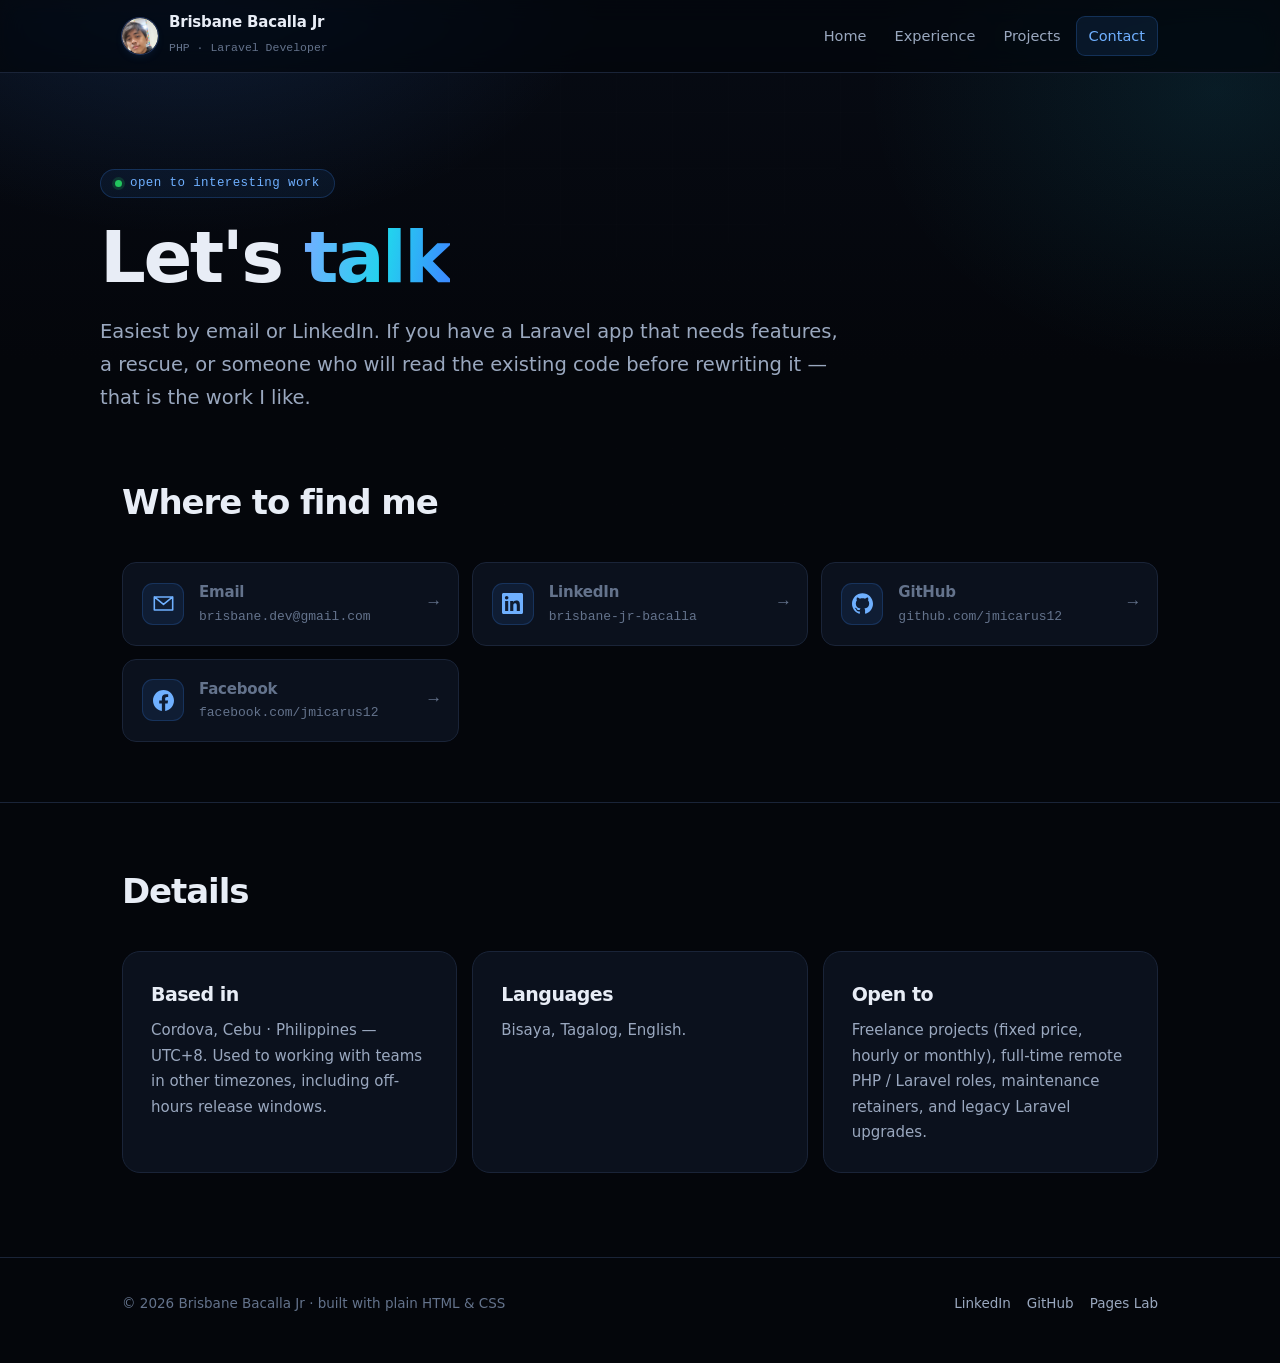
<file: contact.html>
<!doctype html>
<html lang="en">
<head>
<meta charset="utf-8">
<meta name="viewport" content="width=device-width, initial-scale=1">
<title>Contact &mdash; Brisbane Bacalla Jr</title>
<meta name="description" content="Get in touch with Brisbane Bacalla Jr, PHP / Laravel developer in Cebu, Philippines.">
<meta name="author" content="Brisbane Bacalla Jr">
<meta property="og:title" content="Contact &mdash; Brisbane Bacalla Jr">
<meta property="og:description" content="Get in touch with Brisbane Bacalla Jr, PHP / Laravel developer in Cebu, Philippines.">
<meta property="og:type" content="website">
<meta name="theme-color" content="#04060b">
<link rel="icon" href="data:image/svg+xml,<svg xmlns='http://www.w3.org/2000/svg' viewBox='0 0 64 64'><rect width='64' height='64' rx='14' fill='%230b111d'/><text x='50%25' y='50%25' dy='.35em' text-anchor='middle' font-family='monospace' font-size='26' font-weight='700' fill='%233b8dff'>BB</text></svg>">
<link rel="preconnect" href="https://cdn.jsdelivr.net" crossorigin>
<link rel="stylesheet" href="assets/css/style.css?v=5cfd9d3f">
<script src="assets/js/site.js?v=c20de2b6" defer></script>
</head>
<body>

<header class="site">
  <div class="wrap">
    <a class="brand" href="index.html">
      <span class="mark photo" aria-hidden="true"><img src="assets/img/brisbane.jpg" alt="" width="36" height="36"></span>
      <span><b>Brisbane Bacalla Jr</b><small>PHP &middot; Laravel Developer</small></span>
    </a>
    <button class="navtoggle" type="button" aria-label="Toggle navigation" aria-expanded="false">&#9776;</button>
    <nav class="site" aria-label="Main">
      <a href="index.html">Home</a>
      <a href="experience.html">Experience</a>
      <a href="projects.html">Projects</a>
      <a href="contact.html">Contact</a>
    </nav>
  </div>
</header>

<main>
  <div class="wrap hero" style="padding-bottom:26px">
    <p class="eyebrow"><span class="dot" aria-hidden="true"></span> open to interesting work</p>
    <h1 class="big">Let's <span class="grad">talk</span></h1>
    <p class="lede">
      Easiest by email or LinkedIn. If you have a Laravel app that needs features, a rescue, or
      someone who will read the existing code before rewriting it &mdash; that is the work I like.
    </p>
  </div>

  <section style="padding-top:20px">
    <div class="wrap">
      <div class="shead rv">
        <h2>Where to find me</h2>
      </div>
      <div class="links">
      <a class="link rv" href="mailto:brisbane.dev@gmail.com">
        <span class="ic"><svg viewBox="0 0 24 24" fill="none" stroke="currentColor" stroke-width="1.8" stroke-linecap="round" stroke-linejoin="round" aria-hidden="true"><path d="M1.5 4.5h21v15h-21v-15Zm0 0L12 13 22.5 4.5"/></svg></span>
        <span><b>Email</b><span>brisbane.dev@gmail.com</span></span>
        <span class="arrow" aria-hidden="true">&rarr;</span>
      </a>
      <a class="link rv" href="https://www.linkedin.com/in/brisbane-jr-bacalla-5598a2a1/" target="_blank" rel="noopener noreferrer">
        <span class="ic"><svg viewBox="0 0 24 24" fill="currentColor" aria-hidden="true"><path d="M20.45 20.45h-3.55v-5.57c0-1.33-.03-3.04-1.85-3.04-1.85 0-2.13 1.45-2.13 2.94v5.67H9.35V9h3.41v1.56h.05c.47-.9 1.63-1.85 3.36-1.85 3.6 0 4.27 2.37 4.27 5.45v6.29zM5.34 7.43a2.06 2.06 0 110-4.12 2.06 2.06 0 010 4.12zM7.12 20.45H3.56V9h3.56v11.45zM22.22 0H1.77C.79 0 0 .77 0 1.73v20.54C0 23.23.79 24 1.77 24h20.45c.98 0 1.78-.77 1.78-1.73V1.73C24 .77 23.2 0 22.22 0z"/></svg></span>
        <span><b>LinkedIn</b><span>brisbane-jr-bacalla</span></span>
        <span class="arrow" aria-hidden="true">&rarr;</span>
      </a>
      <a class="link rv" href="https://github.com/jmicarus12" target="_blank" rel="noopener noreferrer">
        <span class="ic"><svg viewBox="0 0 24 24" fill="currentColor" aria-hidden="true"><path d="M12 .297c-6.63 0-12 5.373-12 12 0 5.303 3.438 9.8 8.205 11.385.6.113.82-.258.82-.577 0-.285-.01-1.04-.015-2.04-3.338.724-4.042-1.61-4.042-1.61C4.422 18.07 3.633 17.7 3.633 17.7c-1.087-.744.084-.729.084-.729 1.205.084 1.838 1.236 1.838 1.236 1.07 1.835 2.809 1.305 3.495.998.108-.776.417-1.305.76-1.605-2.665-.3-5.466-1.332-5.466-5.93 0-1.31.465-2.38 1.235-3.22-.135-.303-.54-1.523.105-3.176 0 0 1.005-.322 3.3 1.23.96-.267 1.98-.399 3-.405 1.02.006 2.04.138 3 .405 2.28-1.552 3.285-1.23 3.285-1.23.645 1.653.24 2.873.12 3.176.765.84 1.23 1.91 1.23 3.22 0 4.61-2.805 5.625-5.475 5.92.42.36.81 1.096.81 2.22 0 1.606-.015 2.896-.015 3.286 0 .315.21.69.825.57C20.565 22.092 24 17.592 24 12.297c0-6.627-5.373-12-12-12"/></svg></span>
        <span><b>GitHub</b><span>github.com/jmicarus12</span></span>
        <span class="arrow" aria-hidden="true">&rarr;</span>
      </a>
      <a class="link rv" href="https://www.facebook.com/jmicarus12" target="_blank" rel="noopener noreferrer">
        <span class="ic"><svg viewBox="0 0 24 24" fill="currentColor" aria-hidden="true"><path d="M24 12.07C24 5.4 18.63 0 12 0S0 5.4 0 12.07C0 18.1 4.39 23.09 10.13 24v-8.44H7.08v-3.49h3.05V9.41c0-3.02 1.79-4.69 4.53-4.69 1.31 0 2.68.24 2.68.24v2.97h-1.5c-1.47 0-1.93.92-1.93 1.86v2.28h3.32l-.53 3.49h-2.8V24C19.62 23.09 24 18.1 24 12.07z"/></svg></span>
        <span><b>Facebook</b><span>facebook.com/jmicarus12</span></span>
        <span class="arrow" aria-hidden="true">&rarr;</span>
      </a>
      </div>
    </div>
  </section>

  <section>
    <div class="wrap">
      <div class="shead rv">
        <h2>Details</h2>
      </div>
      <div class="grid2">
        <div class="panel rv">
          <h3>Based in</h3>
          <p>Cordova, Cebu &middot; Philippines &mdash; UTC+8. Used to working with teams in other
             timezones, including off-hours release windows.</p>
        </div>
        <div class="panel rv">
          <h3>Languages</h3>
          <p>Bisaya, Tagalog, English.</p>
        </div>
        <div class="panel rv">
          <h3>Open to</h3>
          <p>Freelance projects (fixed price, hourly or monthly), full-time remote PHP / Laravel
             roles, maintenance retainers, and legacy Laravel upgrades.</p>
        </div>
        </div>
    </div>
  </section>
</main>

<footer class="site">
  <div class="wrap">
    <p style="margin:0">&copy; <span data-year>2026</span> Brisbane Bacalla Jr &middot; built with plain HTML &amp; CSS</p>
    <div class="right">
      <a href="https://www.linkedin.com/in/brisbane-jr-bacalla-5598a2a1/" rel="noopener">LinkedIn</a>
      <a href="https://github.com/jmicarus12" rel="noopener">GitHub</a>
      <a href="lab/index.html">Pages Lab</a>
    </div>
  </div>
</footer>

</body>
</html>
</file>
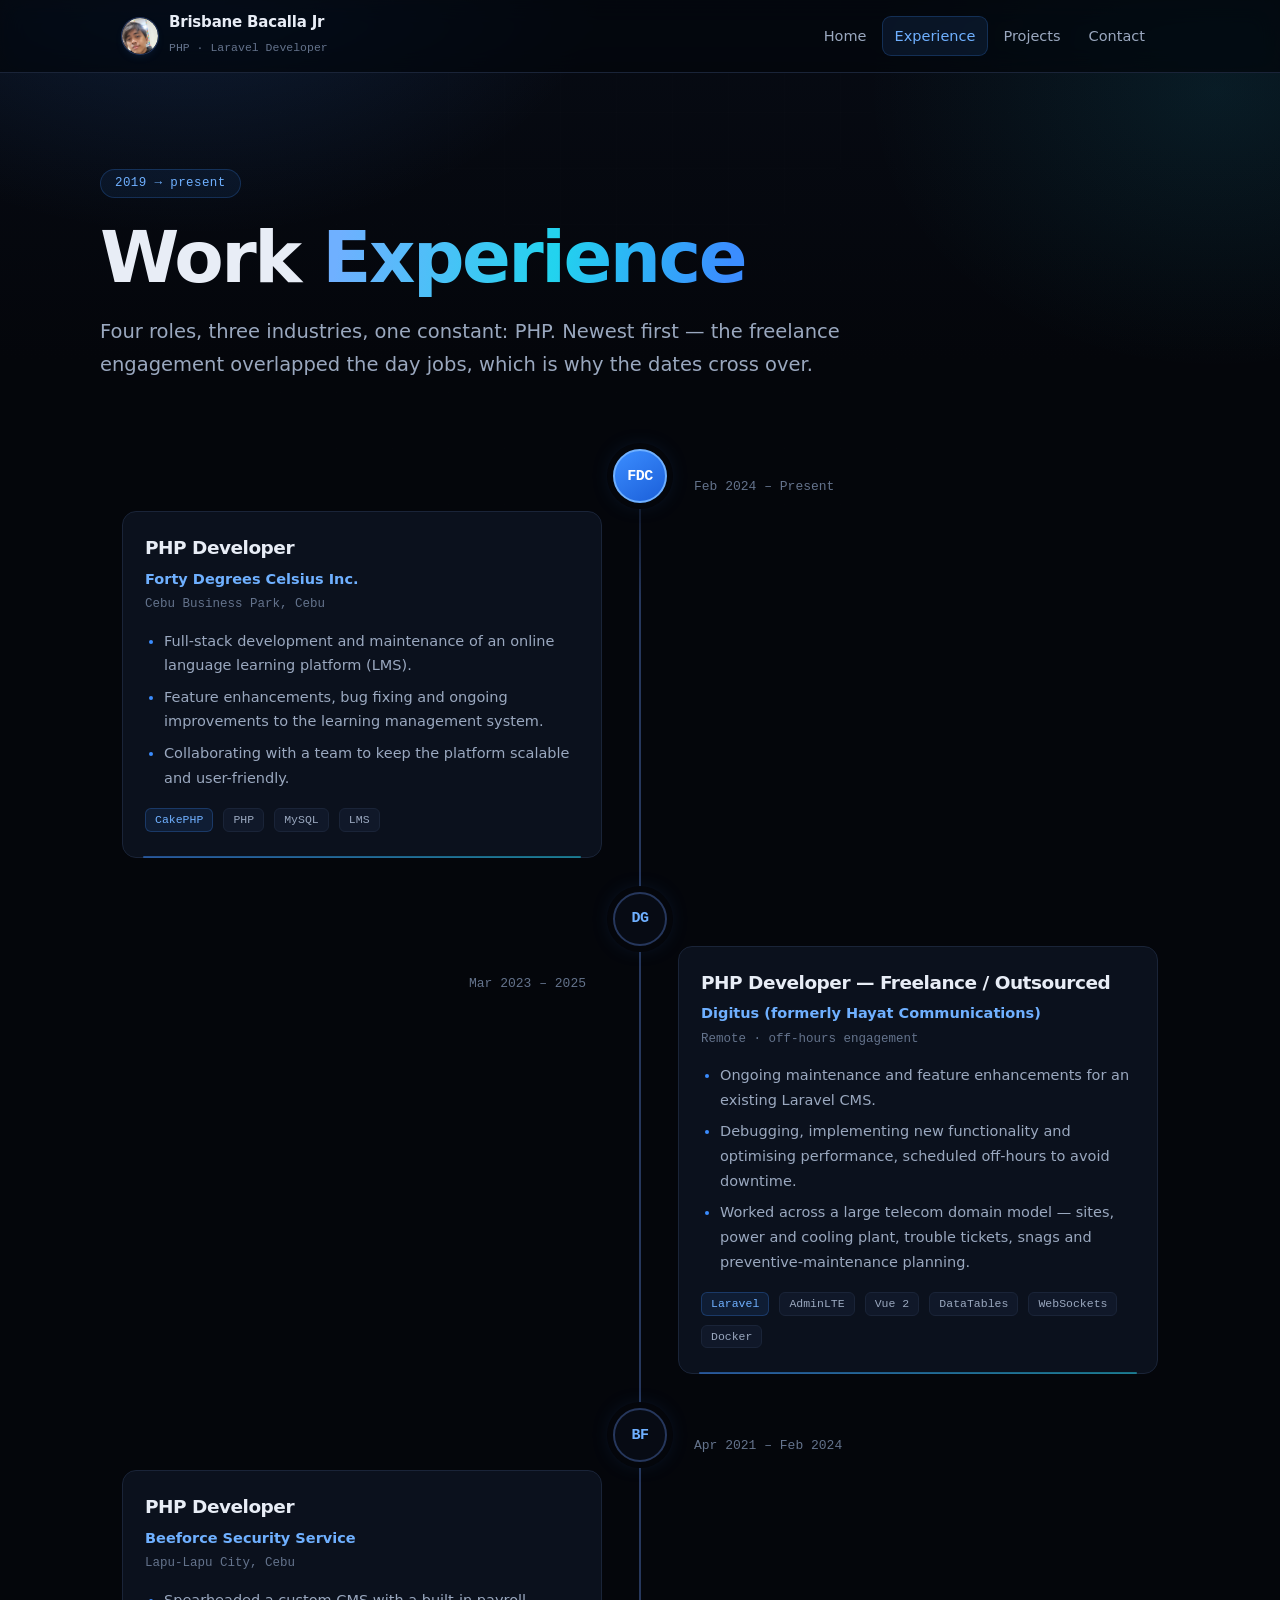
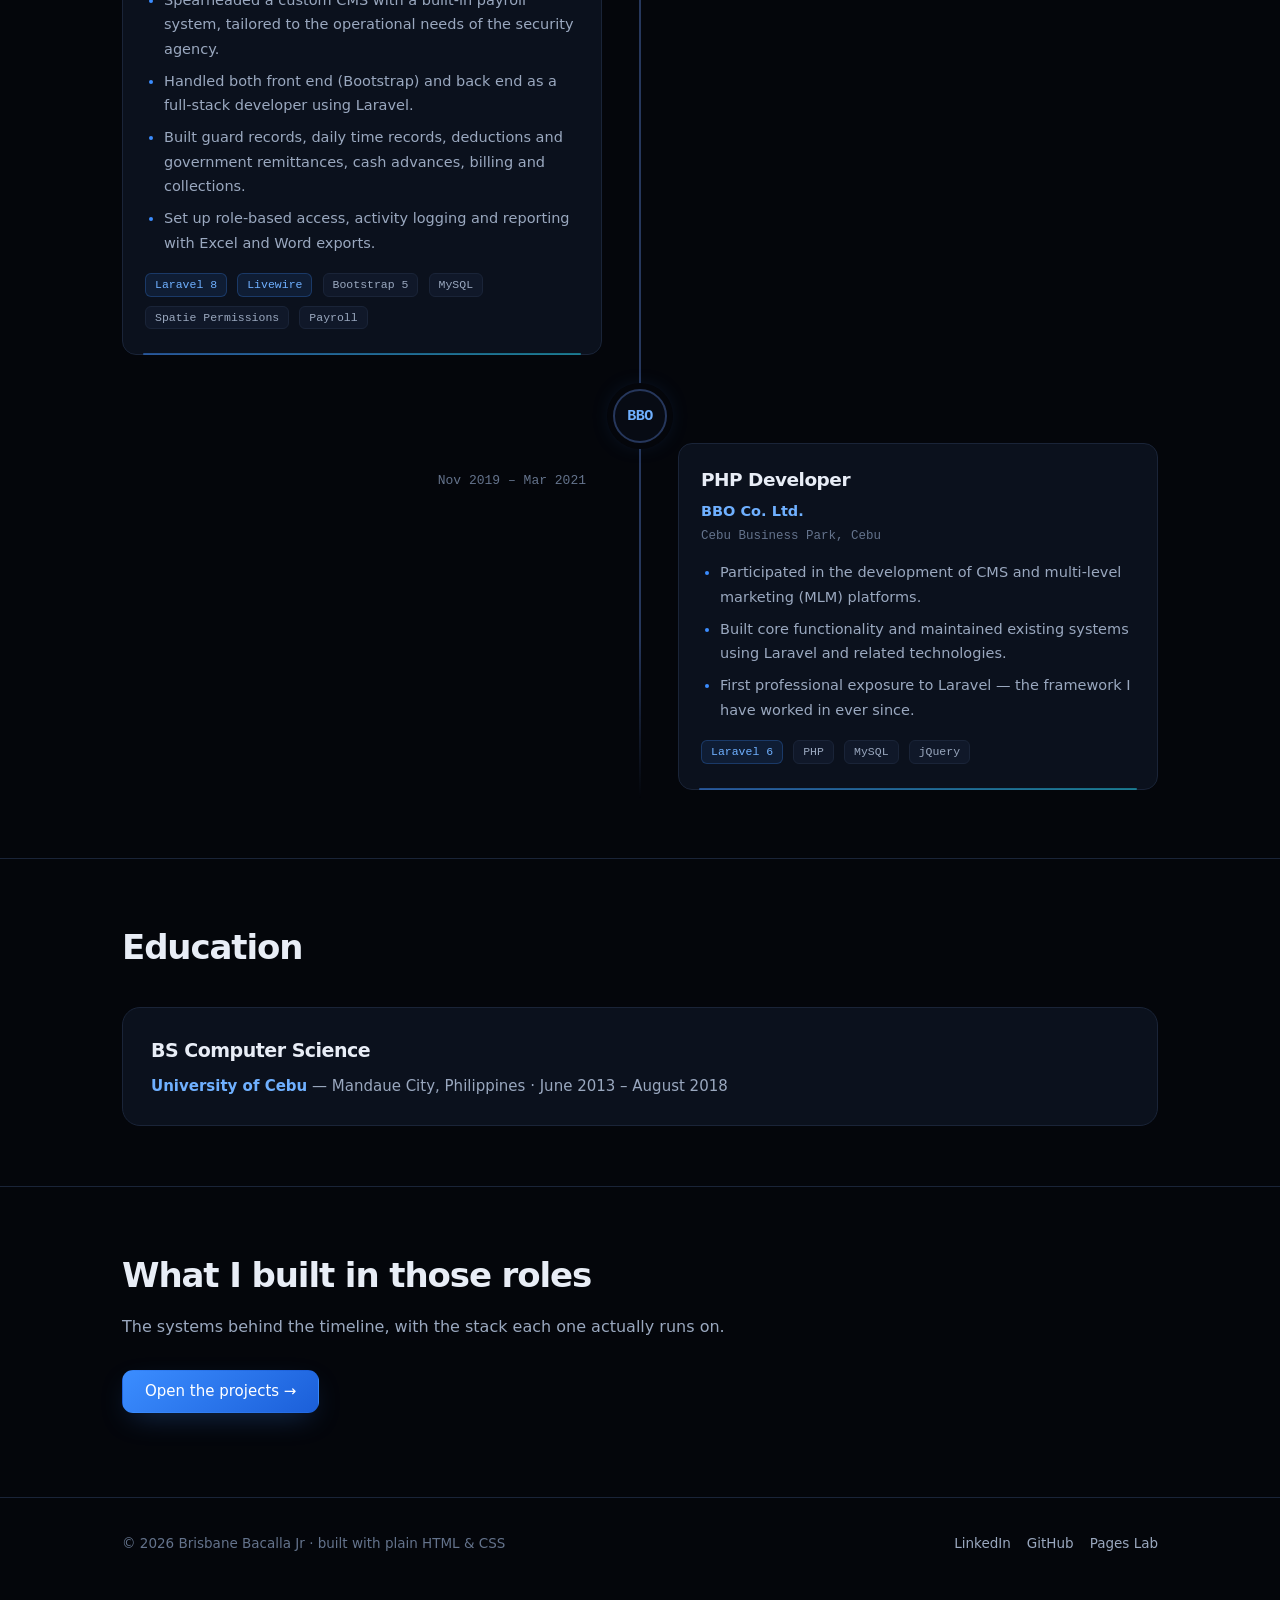
<file: experience.html>
<!doctype html>
<html lang="en">
<head>
<meta charset="utf-8">
<meta name="viewport" content="width=device-width, initial-scale=1">
<title>Experience &mdash; Brisbane Bacalla Jr</title>
<meta name="description" content="Five years of PHP and Laravel roles across security services, telecom and education.">
<meta name="author" content="Brisbane Bacalla Jr">
<meta property="og:title" content="Experience &mdash; Brisbane Bacalla Jr">
<meta property="og:description" content="Five years of PHP and Laravel roles across security services, telecom and education.">
<meta property="og:type" content="website">
<meta name="theme-color" content="#04060b">
<link rel="icon" href="data:image/svg+xml,<svg xmlns='http://www.w3.org/2000/svg' viewBox='0 0 64 64'><rect width='64' height='64' rx='14' fill='%230b111d'/><text x='50%25' y='50%25' dy='.35em' text-anchor='middle' font-family='monospace' font-size='26' font-weight='700' fill='%233b8dff'>BB</text></svg>">
<link rel="preconnect" href="https://cdn.jsdelivr.net" crossorigin>
<link rel="stylesheet" href="assets/css/style.css?v=5cfd9d3f">
<script src="assets/js/site.js?v=c20de2b6" defer></script>
</head>
<body>

<header class="site">
  <div class="wrap">
    <a class="brand" href="index.html">
      <span class="mark photo" aria-hidden="true"><img src="assets/img/brisbane.jpg" alt="" width="36" height="36"></span>
      <span><b>Brisbane Bacalla Jr</b><small>PHP &middot; Laravel Developer</small></span>
    </a>
    <button class="navtoggle" type="button" aria-label="Toggle navigation" aria-expanded="false">&#9776;</button>
    <nav class="site" aria-label="Main">
      <a href="index.html">Home</a>
      <a href="experience.html">Experience</a>
      <a href="projects.html">Projects</a>
      <a href="contact.html">Contact</a>
    </nav>
  </div>
</header>

<main>
  <div class="wrap hero" style="padding-bottom:26px">
    <p class="eyebrow">2019 &rarr; present</p>
    <h1 class="big">Work <span class="grad">Experience</span></h1>
    <p class="lede">
      Four roles, three industries, one constant: PHP. Newest first &mdash; the freelance
      engagement overlapped the day jobs, which is why the dates cross over.
    </p>
  </div>

  <section style="padding-top:20px">
    <div class="wrap">
      <div class="timeline">
      <article class="tl now">
        <div class="node" aria-hidden="true">FDC</div>
        <p class="when">Feb 2024 &ndash; Present</p>
        <div class="card-x rv">
          <h3>PHP Developer</h3>
          <p class="co">Forty Degrees Celsius Inc.</p>
          <p class="loc">Cebu Business Park, Cebu</p>
          <ul>
          <li>Full-stack development and maintenance of an online language learning platform (LMS).</li>
          <li>Feature enhancements, bug fixing and ongoing improvements to the learning management system.</li>
          <li>Collaborating with a team to keep the platform scalable and user-friendly.</li>
          </ul>
          <div class="tags">
          <span class="tag hot">CakePHP</span>
          <span class="tag">PHP</span>
          <span class="tag">MySQL</span>
          <span class="tag">LMS</span>
          </div>
        </div>
      </article>
      <article class="tl">
        <div class="node" aria-hidden="true">DG</div>
        <p class="when">Mar 2023 &ndash; 2025</p>
        <div class="card-x rv">
          <h3>PHP Developer &mdash; Freelance / Outsourced</h3>
          <p class="co">Digitus (formerly Hayat Communications)</p>
          <p class="loc">Remote &middot; off-hours engagement</p>
          <ul>
          <li>Ongoing maintenance and feature enhancements for an existing Laravel CMS.</li>
          <li>Debugging, implementing new functionality and optimising performance, scheduled off-hours to avoid downtime.</li>
          <li>Worked across a large telecom domain model &mdash; sites, power and cooling plant, trouble tickets, snags and preventive-maintenance planning.</li>
          </ul>
          <div class="tags">
          <span class="tag hot">Laravel</span>
          <span class="tag">AdminLTE</span>
          <span class="tag">Vue 2</span>
          <span class="tag">DataTables</span>
          <span class="tag">WebSockets</span>
          <span class="tag">Docker</span>
          </div>
        </div>
      </article>
      <article class="tl">
        <div class="node" aria-hidden="true">BF</div>
        <p class="when">Apr 2021 &ndash; Feb 2024</p>
        <div class="card-x rv">
          <h3>PHP Developer</h3>
          <p class="co">Beeforce Security Service</p>
          <p class="loc">Lapu-Lapu City, Cebu</p>
          <ul>
          <li>Spearheaded a custom CMS with a built-in payroll system, tailored to the operational needs of the security agency.</li>
          <li>Handled both front end (Bootstrap) and back end as a full-stack developer using Laravel.</li>
          <li>Built guard records, daily time records, deductions and government remittances, cash advances, billing and collections.</li>
          <li>Set up role-based access, activity logging and reporting with Excel and Word exports.</li>
          </ul>
          <div class="tags">
          <span class="tag hot">Laravel 8</span>
          <span class="tag hot">Livewire</span>
          <span class="tag">Bootstrap 5</span>
          <span class="tag">MySQL</span>
          <span class="tag">Spatie Permissions</span>
          <span class="tag">Payroll</span>
          </div>
        </div>
      </article>
      <article class="tl">
        <div class="node" aria-hidden="true">BBO</div>
        <p class="when">Nov 2019 &ndash; Mar 2021</p>
        <div class="card-x rv">
          <h3>PHP Developer</h3>
          <p class="co">BBO Co. Ltd.</p>
          <p class="loc">Cebu Business Park, Cebu</p>
          <ul>
          <li>Participated in the development of CMS and multi-level marketing (MLM) platforms.</li>
          <li>Built core functionality and maintained existing systems using Laravel and related technologies.</li>
          <li>First professional exposure to Laravel &mdash; the framework I have worked in ever since.</li>
          </ul>
          <div class="tags">
          <span class="tag hot">Laravel 6</span>
          <span class="tag">PHP</span>
          <span class="tag">MySQL</span>
          <span class="tag">jQuery</span>
          </div>
        </div>
      </article>
      </div>
    </div>
  </section>

  <section>
    <div class="wrap">
      <div class="shead rv">
        <h2>Education</h2>
      </div>
      <div class="panel rv">
        <h3>BS Computer Science</h3>
        <p><strong style="color:var(--blue-lit)">University of Cebu</strong> &mdash; Mandaue City,
           Philippines &middot; June 2013 &ndash; August 2018</p>
      </div>
    </div>
  </section>

  <section>
    <div class="wrap">
      <div class="shead rv">
        <h2>What I built in those roles</h2>
        <p>The systems behind the timeline, with the stack each one actually runs on.</p>
      </div>
      <a class="btn btn-primary" href="projects.html">Open the projects &rarr;</a>
    </div>
  </section>
</main>

<footer class="site">
  <div class="wrap">
    <p style="margin:0">&copy; <span data-year>2026</span> Brisbane Bacalla Jr &middot; built with plain HTML &amp; CSS</p>
    <div class="right">
      <a href="https://www.linkedin.com/in/brisbane-jr-bacalla-5598a2a1/" rel="noopener">LinkedIn</a>
      <a href="https://github.com/jmicarus12" rel="noopener">GitHub</a>
      <a href="lab/index.html">Pages Lab</a>
    </div>
  </div>
</footer>

</body>
</html>
</file>
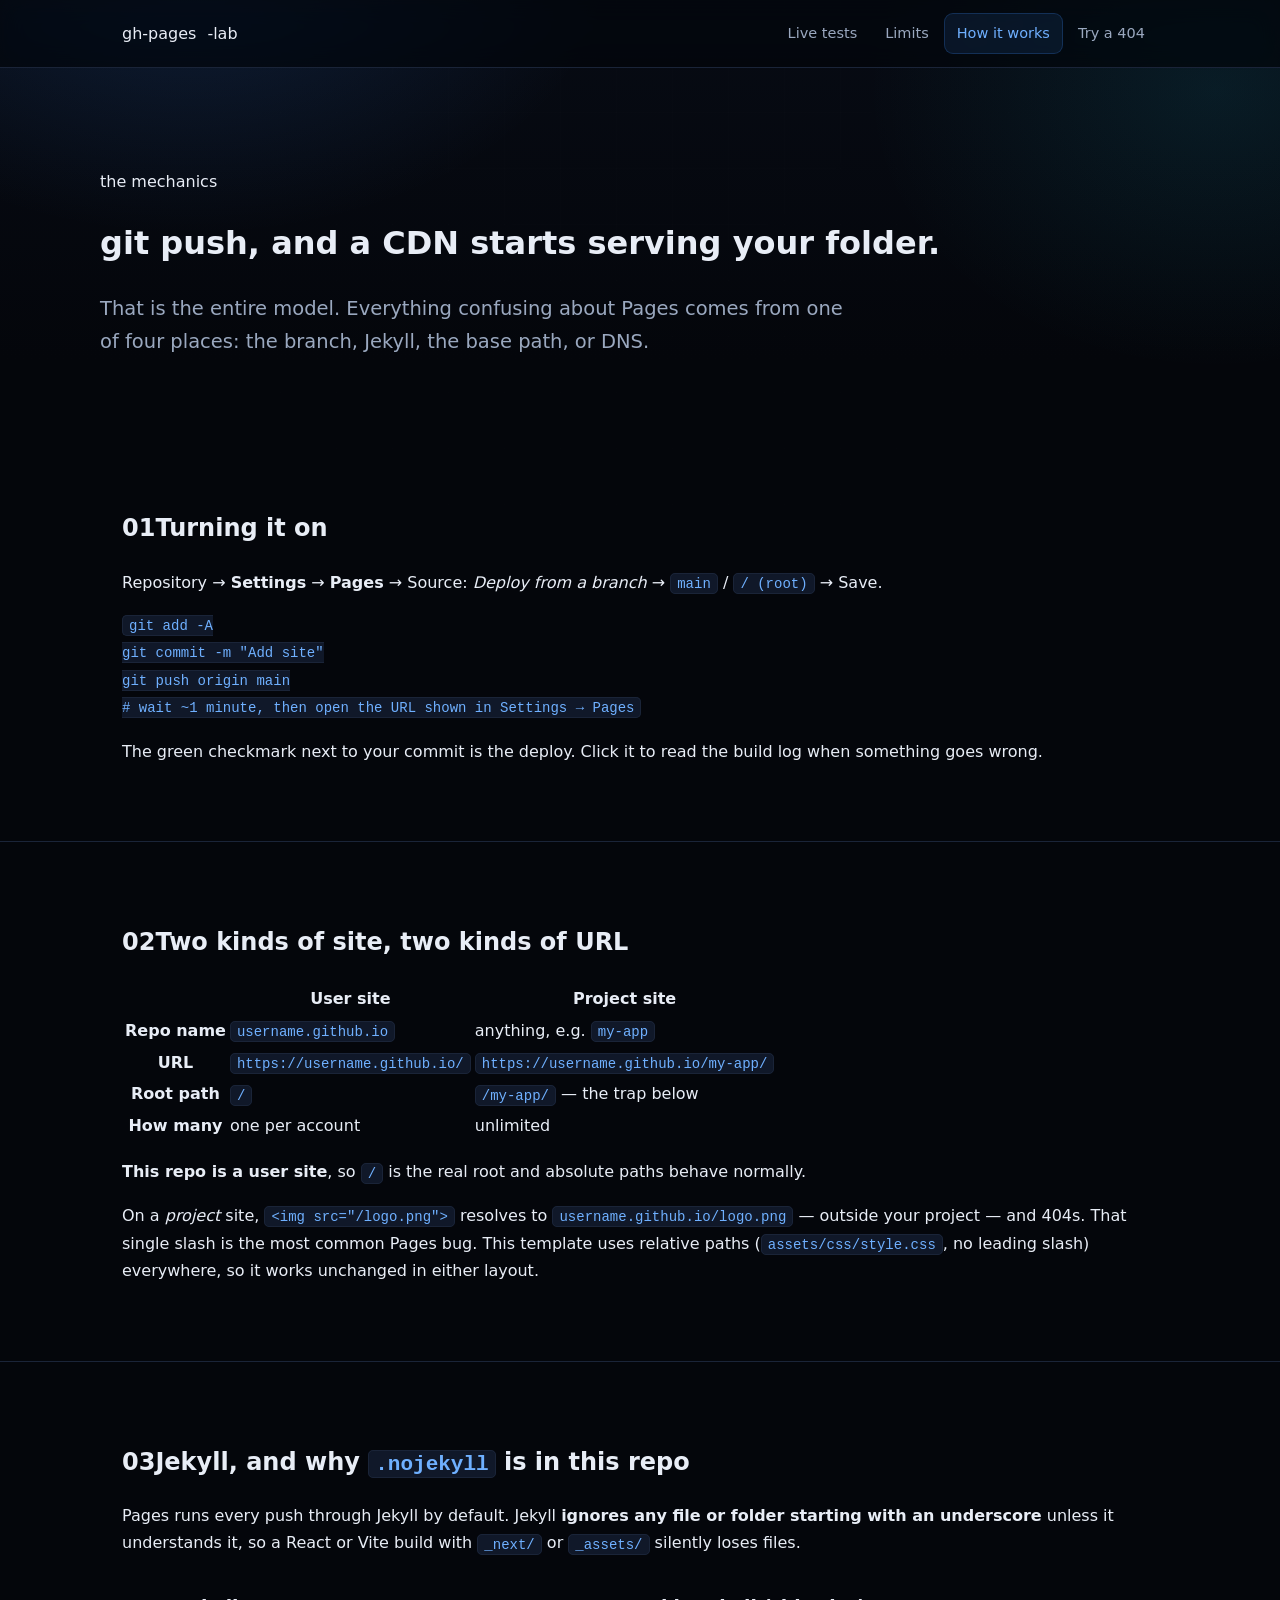
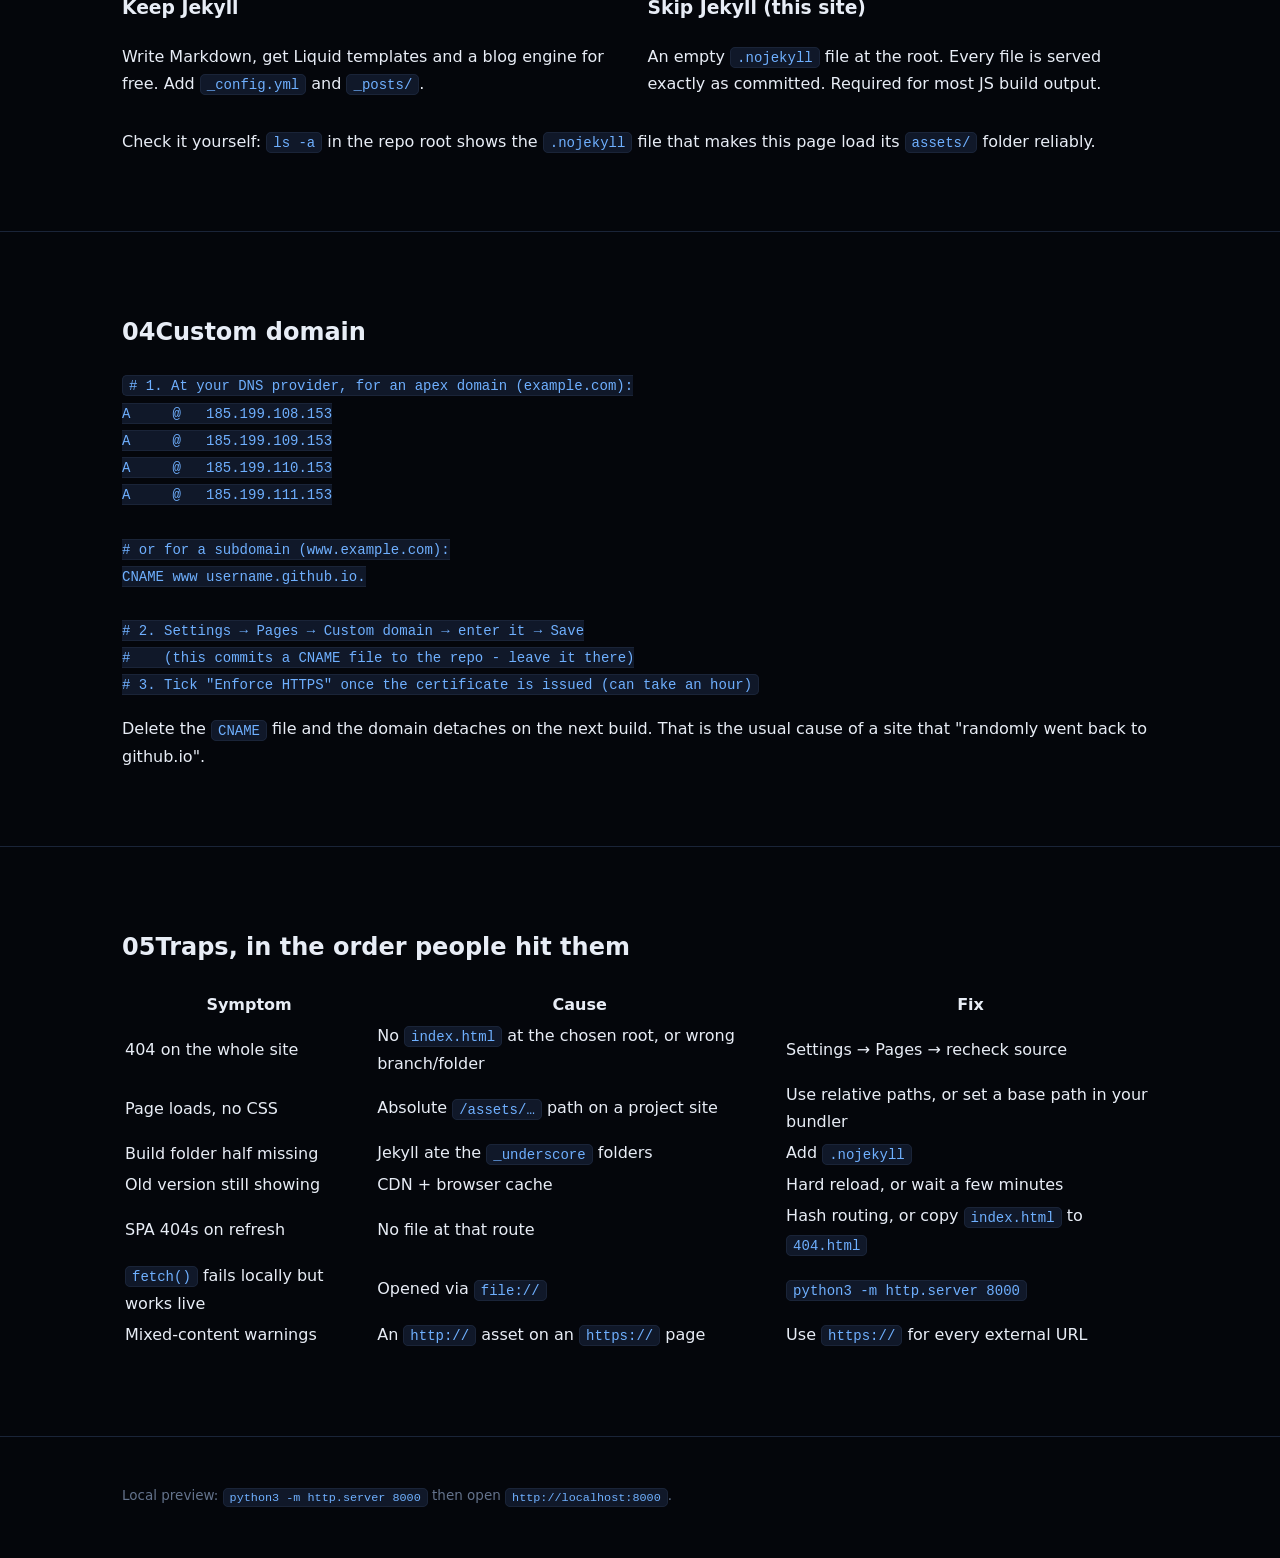
<file: how-it-works.html>
<!doctype html>
<html lang="en">
<head>
<meta charset="utf-8">
<meta name="viewport" content="width=device-width, initial-scale=1">
<title>How it works &middot; GitHub Pages Lab</title>
<meta name="description" content="Deployment, Jekyll, paths, custom domains, and the traps that catch everyone once.">
<link rel="icon" href="data:image/svg+xml,<svg xmlns='http://www.w3.org/2000/svg' viewBox='0 0 100 100'><text y='.9em' font-size='90'>&#129514;</text></svg>">
<link rel="stylesheet" href="assets/css/style.css">
<script src="assets/js/app.js" defer></script>
</head>
<body>

<header class="site">
  <div class="wrap">
    <a class="brand" href="index.html">gh-pages<span>-lab</span></a>
    <nav class="site">
      <a href="index.html">Live tests</a>
      <a href="limits.html">Limits</a>
      <a href="how-it-works.html">How it works</a>
      <a href="no-such-page.html">Try a 404</a>
    </nav>
  </div>
</header>

<main>
  <div class="wrap hero">
    <p class="pill">the mechanics</p>
    <h1>git push, and a CDN starts serving your folder.</h1>
    <p class="lede">
      That is the entire model. Everything confusing about Pages comes from one of four places:
      the branch, Jekyll, the base path, or DNS.
    </p>
  </div>

  <section>
    <div class="wrap">
      <h2><span class="num">01</span>Turning it on</h2>
      <p>Repository &rarr; <strong>Settings</strong> &rarr; <strong>Pages</strong> &rarr; Source: <em>Deploy from a branch</em> &rarr; <code>main</code> / <code>/ (root)</code> &rarr; Save.</p>
<pre><code>git add -A
git commit -m "Add site"
git push origin main
# wait ~1 minute, then open the URL shown in Settings &rarr; Pages</code></pre>
      <p>The green checkmark next to your commit is the deploy. Click it to read the build log when something goes wrong.</p>
    </div>
  </section>

  <section>
    <div class="wrap">
      <h2><span class="num">02</span>Two kinds of site, two kinds of URL</h2>
      <div class="tablewrap">
        <table>
          <thead><tr><th></th><th>User site</th><th>Project site</th></tr></thead>
          <tbody>
            <tr><th>Repo name</th><td><code>username.github.io</code></td><td>anything, e.g. <code>my-app</code></td></tr>
            <tr><th>URL</th><td><code>https://username.github.io/</code></td><td><code>https://username.github.io/my-app/</code></td></tr>
            <tr><th>Root path</th><td><code>/</code></td><td><code>/my-app/</code> &mdash; the trap below</td></tr>
            <tr><th>How many</th><td>one per account</td><td>unlimited</td></tr>
          </tbody>
        </table>
      </div>
      <p><strong>This repo is a user site</strong>, so <code>/</code> is the real root and absolute paths behave normally.</p>
      <p>On a <em>project</em> site, <code>&lt;img src="/logo.png"&gt;</code> resolves to <code>username.github.io/logo.png</code> &mdash; outside your project &mdash; and 404s. That single slash is the most common Pages bug. This template uses relative paths (<code>assets/css/style.css</code>, no leading slash) everywhere, so it works unchanged in either layout.</p>
    </div>
  </section>

  <section>
    <div class="wrap">
      <h2><span class="num">03</span>Jekyll, and why <code>.nojekyll</code> is in this repo</h2>
      <p>Pages runs every push through Jekyll by default. Jekyll <strong>ignores any file or folder starting with an underscore</strong> unless it understands it, so a React or Vite build with <code>_next/</code> or <code>_assets/</code> silently loses files.</p>
      <div class="grid2">
        <div class="card">
          <h3>Keep Jekyll</h3>
          <p>Write Markdown, get Liquid templates and a blog engine for free. Add <code>_config.yml</code> and <code>_posts/</code>.</p>
        </div>
        <div class="card">
          <h3>Skip Jekyll (this site)</h3>
          <p>An empty <code>.nojekyll</code> file at the root. Every file is served exactly as committed. Required for most JS build output.</p>
        </div>
      </div>
      <p style="margin-top:14px">Check it yourself: <code>ls -a</code> in the repo root shows the <code>.nojekyll</code> file that makes this page load its <code>assets/</code> folder reliably.</p>
    </div>
  </section>

  <section>
    <div class="wrap">
      <h2><span class="num">04</span>Custom domain</h2>
<pre><code># 1. At your DNS provider, for an apex domain (example.com):
A     @   185.199.108.153
A     @   185.199.109.153
A     @   185.199.110.153
A     @   185.199.111.153

# or for a subdomain (www.example.com):
CNAME www username.github.io.

# 2. Settings &rarr; Pages &rarr; Custom domain &rarr; enter it &rarr; Save
#    (this commits a CNAME file to the repo - leave it there)
# 3. Tick "Enforce HTTPS" once the certificate is issued (can take an hour)</code></pre>
      <p>Delete the <code>CNAME</code> file and the domain detaches on the next build. That is the usual cause of a site that "randomly went back to github.io".</p>
    </div>
  </section>

  <section>
    <div class="wrap">
      <h2><span class="num">05</span>Traps, in the order people hit them</h2>
      <div class="tablewrap">
        <table>
          <thead><tr><th>Symptom</th><th>Cause</th><th>Fix</th></tr></thead>
          <tbody>
            <tr><td>404 on the whole site</td><td>No <code>index.html</code> at the chosen root, or wrong branch/folder</td><td>Settings &rarr; Pages &rarr; recheck source</td></tr>
            <tr><td>Page loads, no CSS</td><td>Absolute <code>/assets/&hellip;</code> path on a project site</td><td>Use relative paths, or set a base path in your bundler</td></tr>
            <tr><td>Build folder half missing</td><td>Jekyll ate the <code>_underscore</code> folders</td><td>Add <code>.nojekyll</code></td></tr>
            <tr><td>Old version still showing</td><td>CDN + browser cache</td><td>Hard reload, or wait a few minutes</td></tr>
            <tr><td>SPA 404s on refresh</td><td>No file at that route</td><td>Hash routing, or copy <code>index.html</code> to <code>404.html</code></td></tr>
            <tr><td><code>fetch()</code> fails locally but works live</td><td>Opened via <code>file://</code></td><td><code>python3 -m http.server 8000</code></td></tr>
            <tr><td>Mixed-content warnings</td><td>An <code>http://</code> asset on an <code>https://</code> page</td><td>Use <code>https://</code> for every external URL</td></tr>
          </tbody>
        </table>
      </div>
    </div>
  </section>
</main>

<footer class="site">
  <div class="wrap">
    <p>Local preview: <code>python3 -m http.server 8000</code> then open <code>http://localhost:8000</code>.</p>
  </div>
</footer>

</body>
</html>
</file>
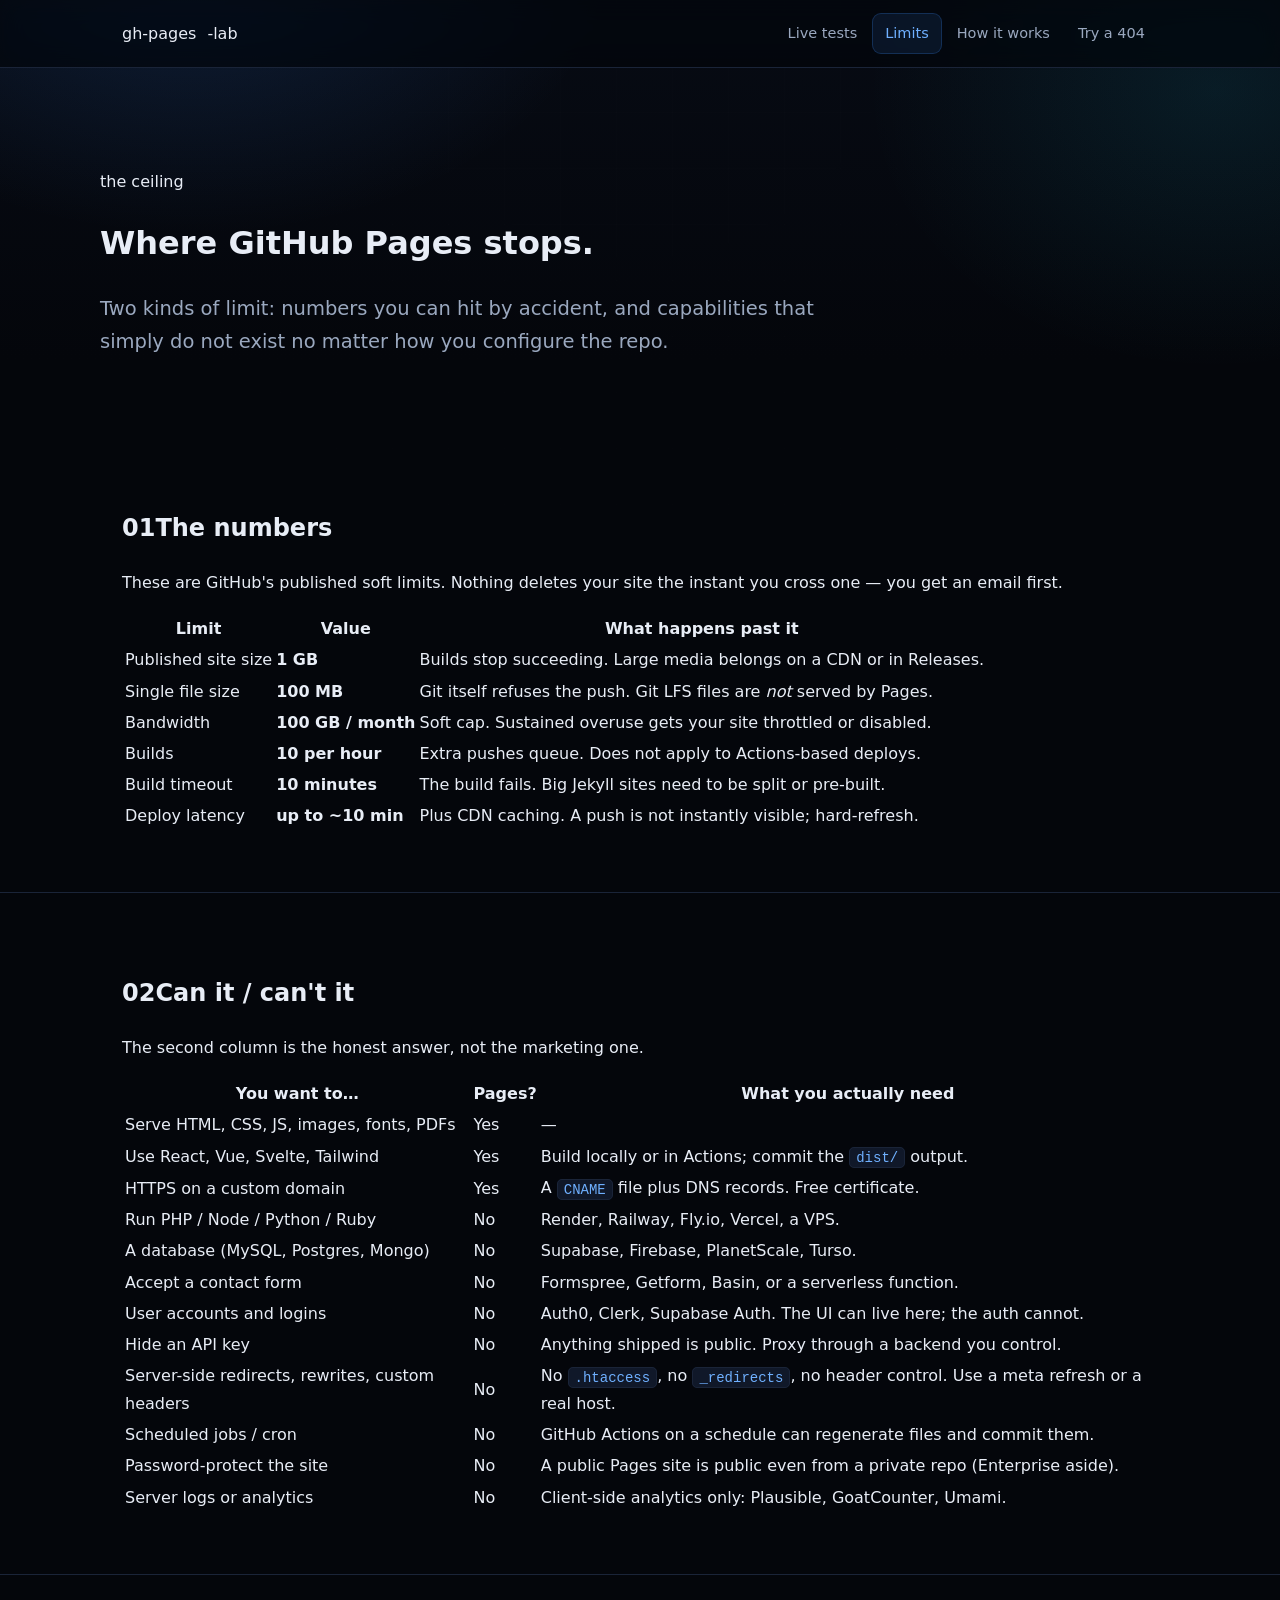
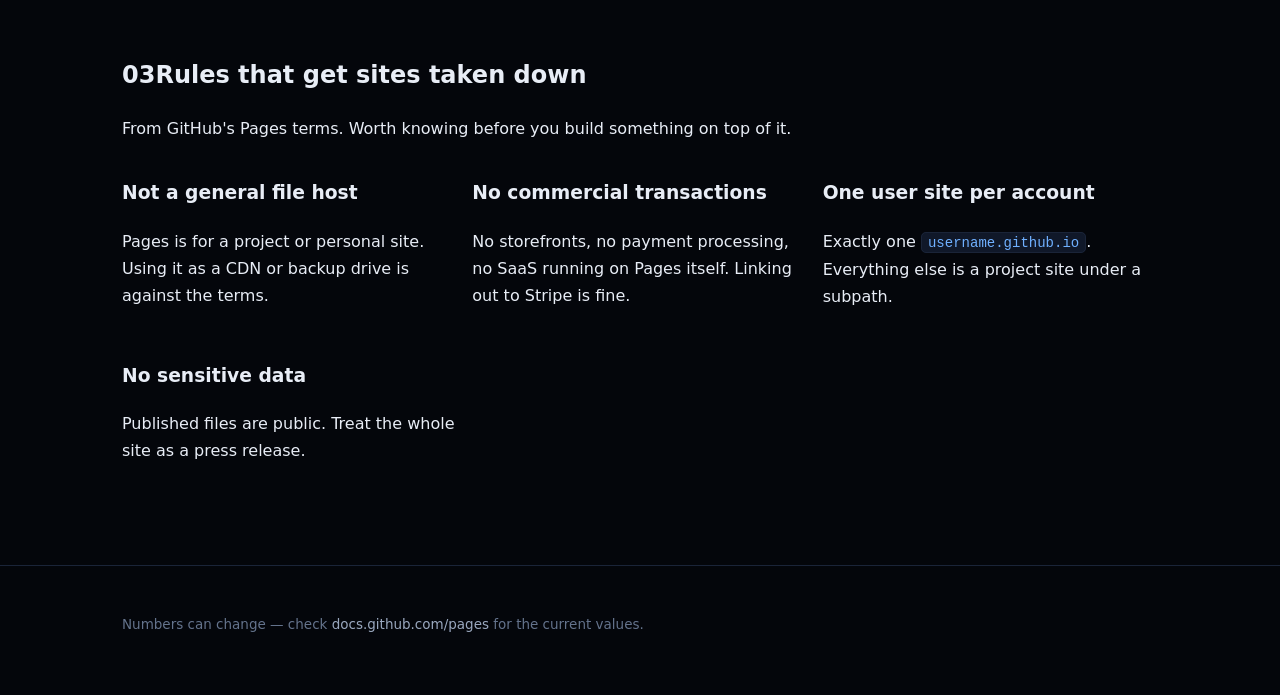
<file: limits.html>
<!doctype html>
<html lang="en">
<head>
<meta charset="utf-8">
<meta name="viewport" content="width=device-width, initial-scale=1">
<title>Limits &middot; GitHub Pages Lab</title>
<meta name="description" content="The published quotas and hard restrictions of GitHub Pages.">
<link rel="icon" href="data:image/svg+xml,<svg xmlns='http://www.w3.org/2000/svg' viewBox='0 0 100 100'><text y='.9em' font-size='90'>&#129514;</text></svg>">
<link rel="stylesheet" href="assets/css/style.css">
<script src="assets/js/app.js" defer></script>
</head>
<body>

<header class="site">
  <div class="wrap">
    <a class="brand" href="index.html">gh-pages<span>-lab</span></a>
    <nav class="site">
      <a href="index.html">Live tests</a>
      <a href="limits.html">Limits</a>
      <a href="how-it-works.html">How it works</a>
      <a href="no-such-page.html">Try a 404</a>
    </nav>
  </div>
</header>

<main>
  <div class="wrap hero">
    <p class="pill">the ceiling</p>
    <h1>Where GitHub Pages stops.</h1>
    <p class="lede">
      Two kinds of limit: numbers you can hit by accident, and capabilities that simply do not exist
      no matter how you configure the repo.
    </p>
  </div>

  <section>
    <div class="wrap">
      <h2><span class="num">01</span>The numbers</h2>
      <p>These are GitHub's published soft limits. Nothing deletes your site the instant you cross one &mdash; you get an email first.</p>
      <div class="tablewrap">
        <table>
          <thead><tr><th>Limit</th><th>Value</th><th>What happens past it</th></tr></thead>
          <tbody>
            <tr><td>Published site size</td><td><strong>1 GB</strong></td><td>Builds stop succeeding. Large media belongs on a CDN or in Releases.</td></tr>
            <tr><td>Single file size</td><td><strong>100 MB</strong></td><td>Git itself refuses the push. Git LFS files are <em>not</em> served by Pages.</td></tr>
            <tr><td>Bandwidth</td><td><strong>100 GB / month</strong></td><td>Soft cap. Sustained overuse gets your site throttled or disabled.</td></tr>
            <tr><td>Builds</td><td><strong>10 per hour</strong></td><td>Extra pushes queue. Does not apply to Actions-based deploys.</td></tr>
            <tr><td>Build timeout</td><td><strong>10 minutes</strong></td><td>The build fails. Big Jekyll sites need to be split or pre-built.</td></tr>
            <tr><td>Deploy latency</td><td><strong>up to ~10 min</strong></td><td>Plus CDN caching. A push is not instantly visible; hard-refresh.</td></tr>
          </tbody>
        </table>
      </div>
    </div>
  </section>

  <section>
    <div class="wrap">
      <h2><span class="num">02</span>Can it / can't it</h2>
      <p>The second column is the honest answer, not the marketing one.</p>
      <div class="tablewrap">
        <table>
          <thead><tr><th>You want to&hellip;</th><th>Pages?</th><th>What you actually need</th></tr></thead>
          <tbody>
            <tr><td>Serve HTML, CSS, JS, images, fonts, PDFs</td><td class="yes">Yes</td><td>&mdash;</td></tr>
            <tr><td>Use React, Vue, Svelte, Tailwind</td><td class="yes">Yes</td><td>Build locally or in Actions; commit the <code>dist/</code> output.</td></tr>
            <tr><td>HTTPS on a custom domain</td><td class="yes">Yes</td><td>A <code>CNAME</code> file plus DNS records. Free certificate.</td></tr>
            <tr><td>Run PHP / Node / Python / Ruby</td><td class="no">No</td><td>Render, Railway, Fly.io, Vercel, a VPS.</td></tr>
            <tr><td>A database (MySQL, Postgres, Mongo)</td><td class="no">No</td><td>Supabase, Firebase, PlanetScale, Turso.</td></tr>
            <tr><td>Accept a contact form</td><td class="no">No</td><td>Formspree, Getform, Basin, or a serverless function.</td></tr>
            <tr><td>User accounts and logins</td><td class="no">No</td><td>Auth0, Clerk, Supabase Auth. The UI can live here; the auth cannot.</td></tr>
            <tr><td>Hide an API key</td><td class="no">No</td><td>Anything shipped is public. Proxy through a backend you control.</td></tr>
            <tr><td>Server-side redirects, rewrites, custom headers</td><td class="no">No</td><td>No <code>.htaccess</code>, no <code>_redirects</code>, no header control. Use a meta refresh or a real host.</td></tr>
            <tr><td>Scheduled jobs / cron</td><td class="no">No</td><td>GitHub Actions on a schedule can regenerate files and commit them.</td></tr>
            <tr><td>Password-protect the site</td><td class="no">No</td><td>A public Pages site is public even from a private repo (Enterprise aside).</td></tr>
            <tr><td>Server logs or analytics</td><td class="no">No</td><td>Client-side analytics only: Plausible, GoatCounter, Umami.</td></tr>
          </tbody>
        </table>
      </div>
    </div>
  </section>

  <section>
    <div class="wrap">
      <h2><span class="num">03</span>Rules that get sites taken down</h2>
      <p>From GitHub's Pages terms. Worth knowing before you build something on top of it.</p>
      <div class="grid2">
        <div class="card"><h3>Not a general file host</h3><p>Pages is for a project or personal site. Using it as a CDN or backup drive is against the terms.</p></div>
        <div class="card"><h3>No commercial transactions</h3><p>No storefronts, no payment processing, no SaaS running on Pages itself. Linking out to Stripe is fine.</p></div>
        <div class="card"><h3>One user site per account</h3><p>Exactly one <code>username.github.io</code>. Everything else is a project site under a subpath.</p></div>
        <div class="card"><h3>No sensitive data</h3><p>Published files are public. Treat the whole site as a press release.</p></div>
      </div>
    </div>
  </section>
</main>

<footer class="site">
  <div class="wrap">
    <p>Numbers can change &mdash; check <a href="https://docs.github.com/pages">docs.github.com/pages</a> for the current values.</p>
  </div>
</footer>

</body>
</html>
</file>
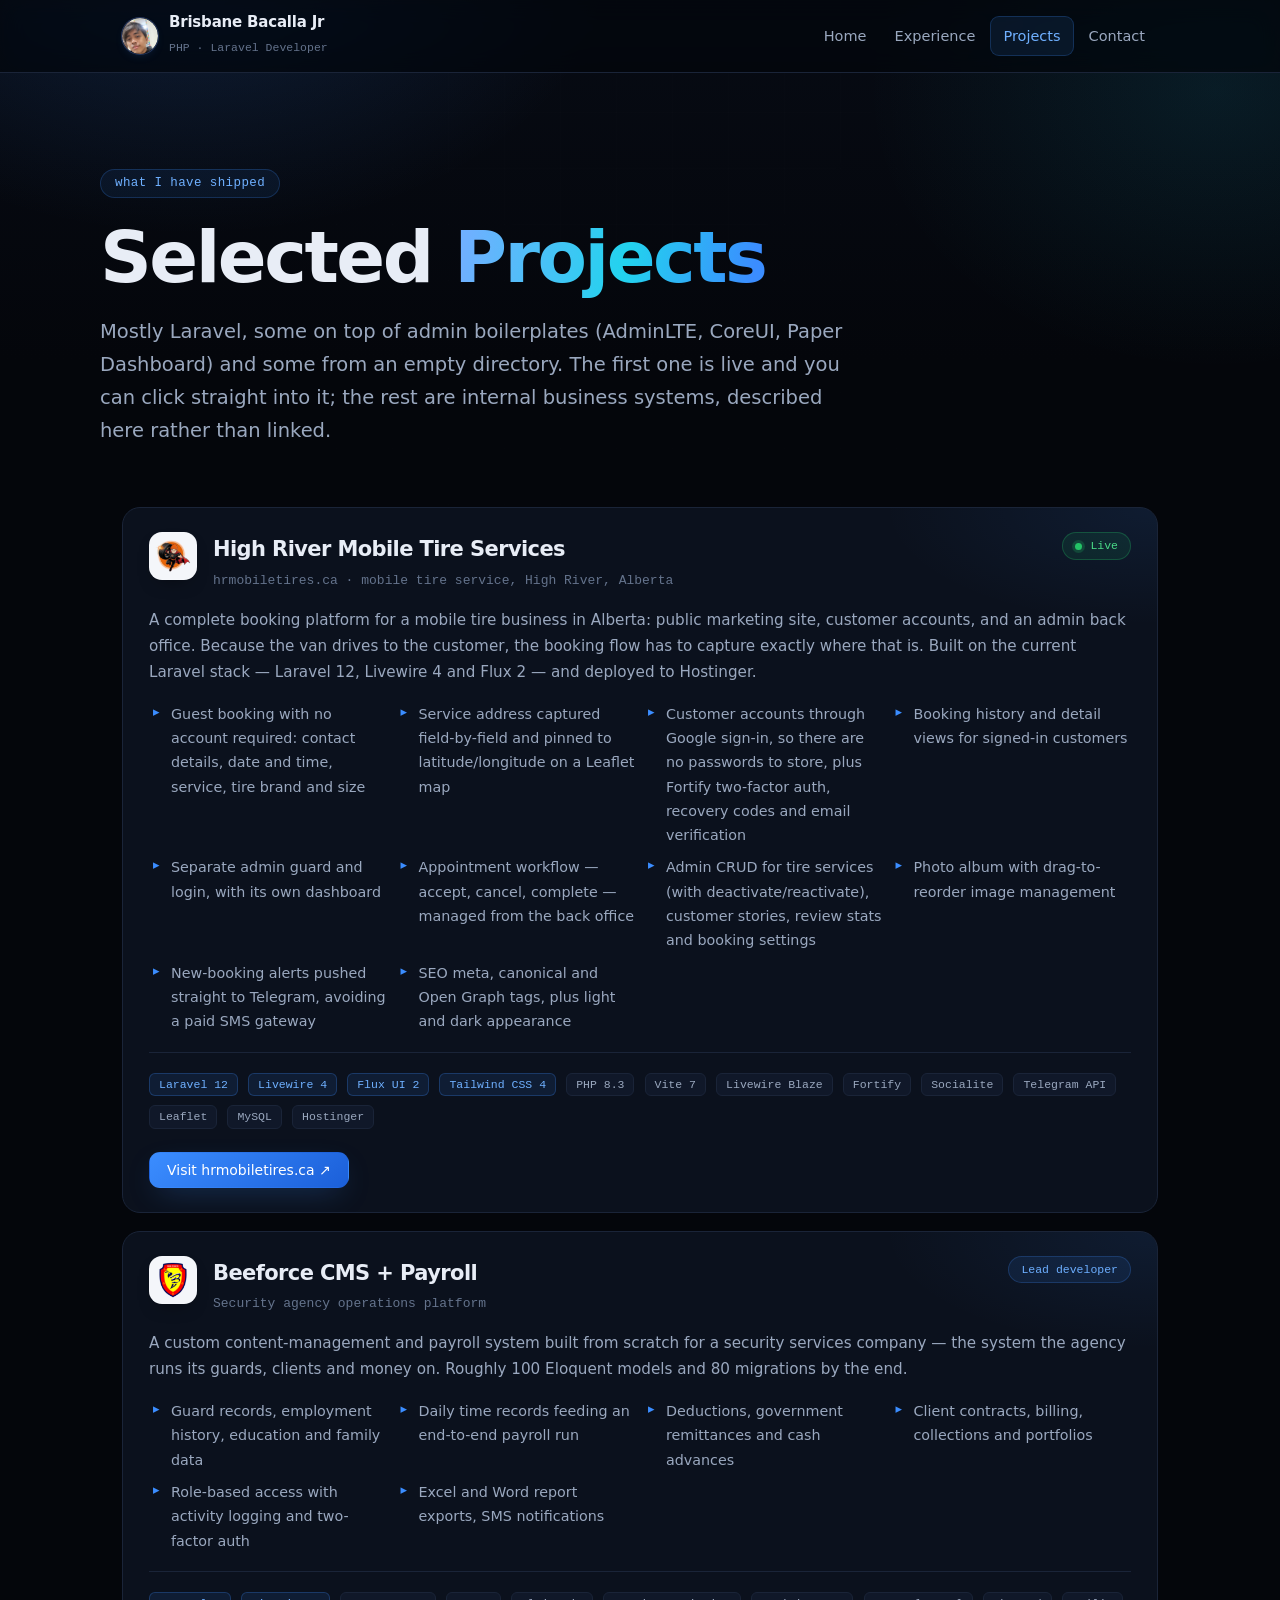
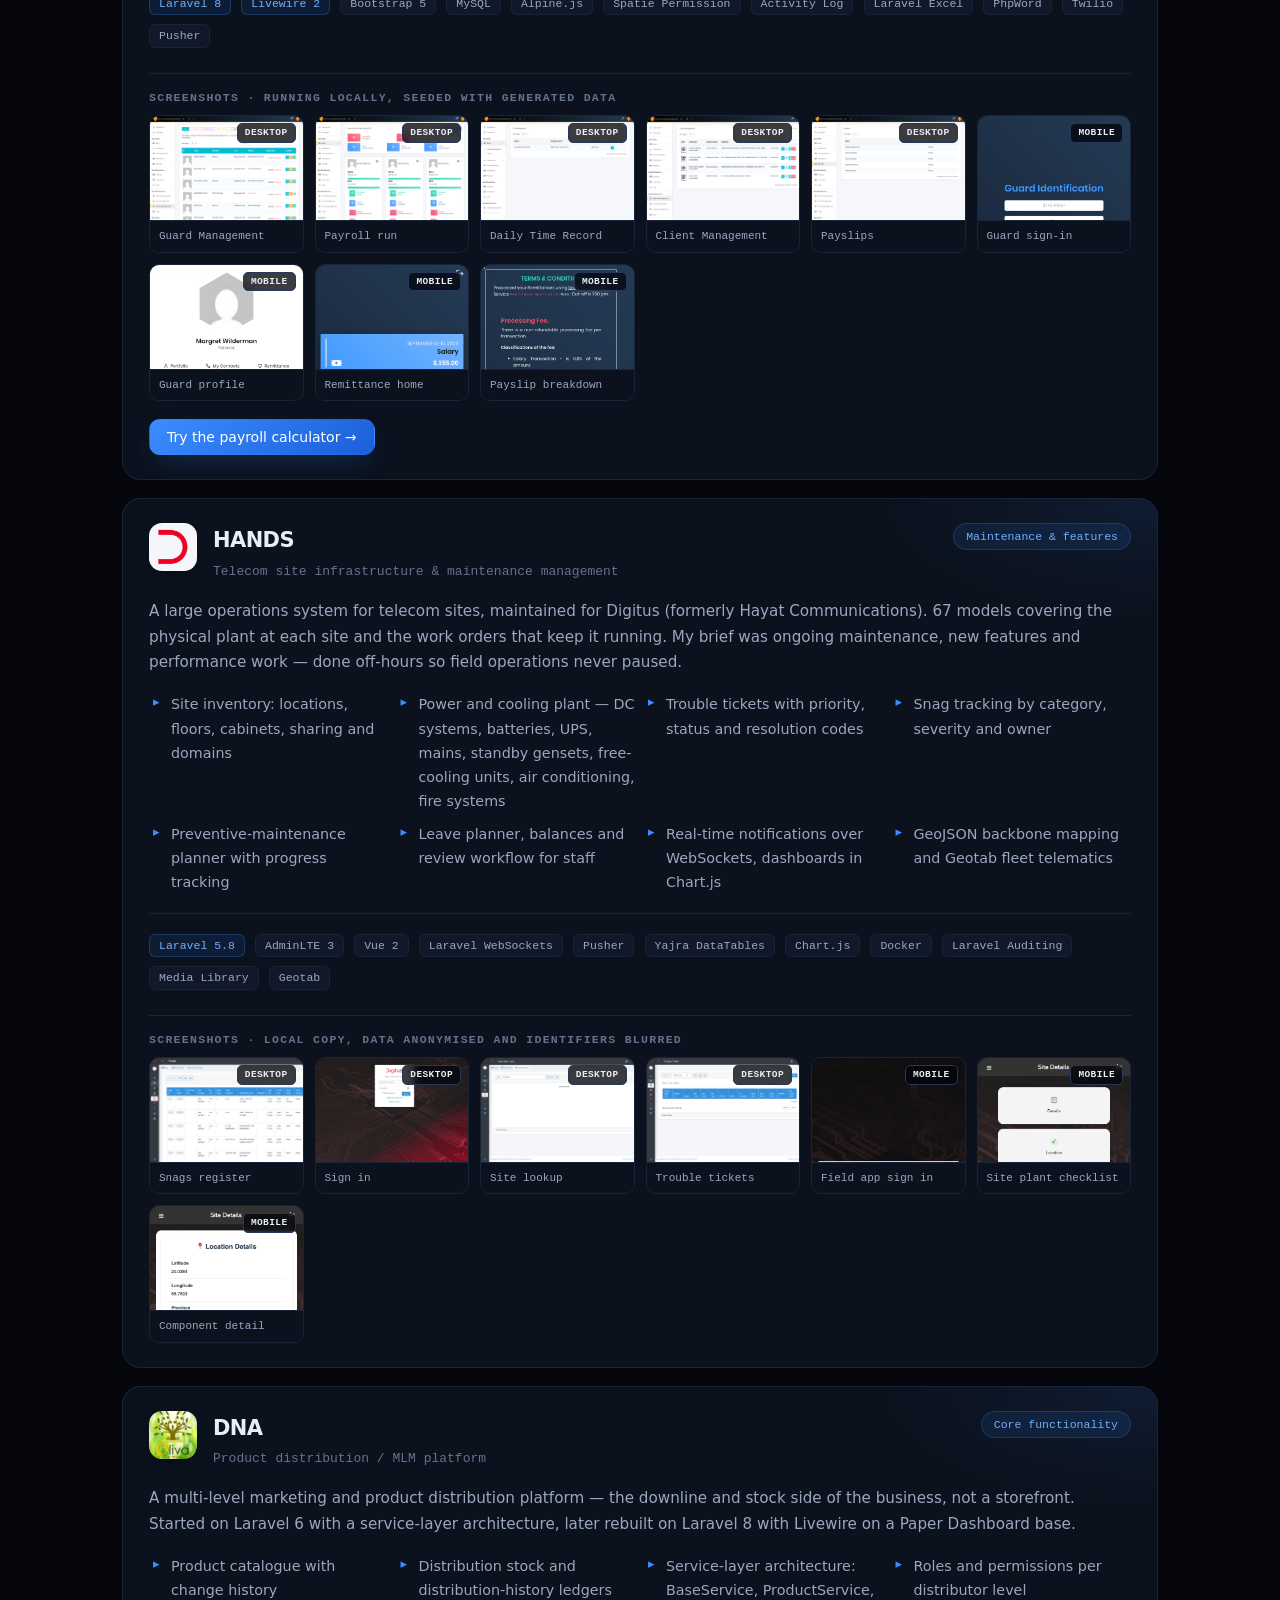
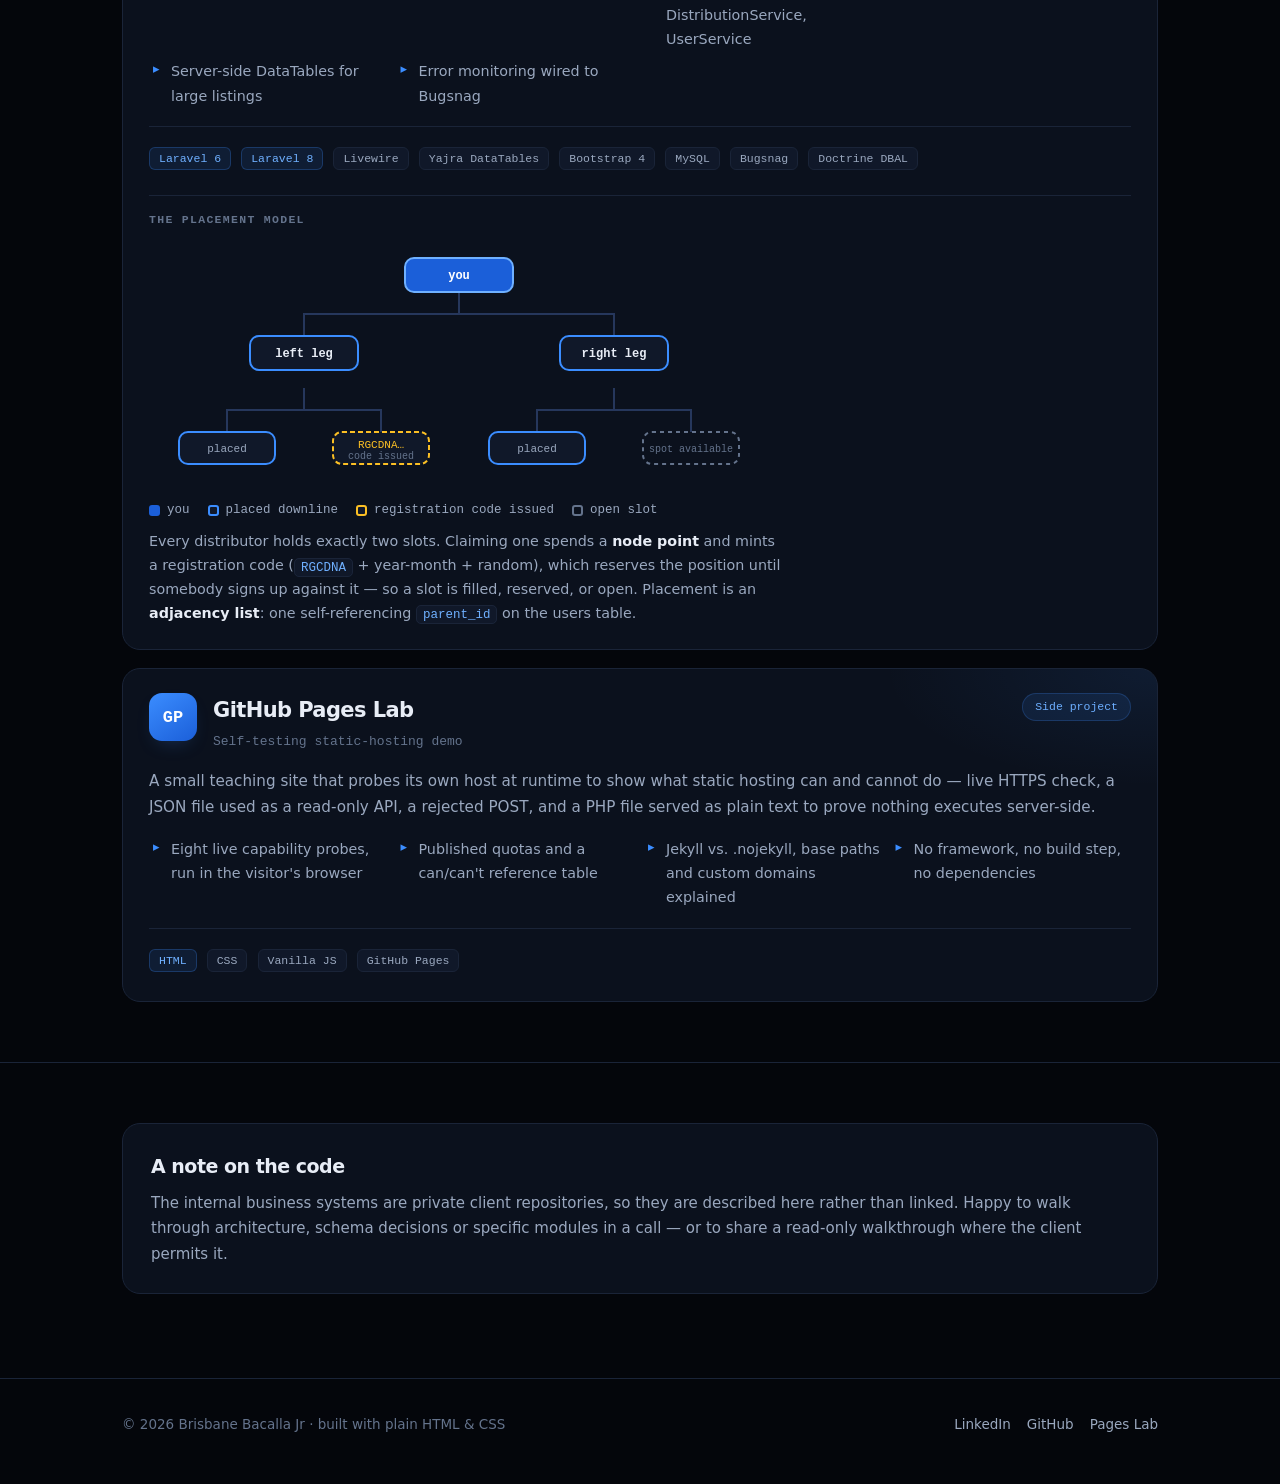
<file: projects.html>
<!doctype html>
<html lang="en">
<head>
<meta charset="utf-8">
<meta name="viewport" content="width=device-width, initial-scale=1">
<title>Projects &mdash; Brisbane Bacalla Jr</title>
<meta name="description" content="Custom CMS and payroll, telecom maintenance management, MLM distribution, and a static-hosting teaching site.">
<meta name="author" content="Brisbane Bacalla Jr">
<meta property="og:title" content="Projects &mdash; Brisbane Bacalla Jr">
<meta property="og:description" content="Custom CMS and payroll, telecom maintenance management, MLM distribution, and a static-hosting teaching site.">
<meta property="og:type" content="website">
<meta name="theme-color" content="#04060b">
<link rel="icon" href="data:image/svg+xml,<svg xmlns='http://www.w3.org/2000/svg' viewBox='0 0 64 64'><rect width='64' height='64' rx='14' fill='%230b111d'/><text x='50%25' y='50%25' dy='.35em' text-anchor='middle' font-family='monospace' font-size='26' font-weight='700' fill='%233b8dff'>BB</text></svg>">
<link rel="preconnect" href="https://cdn.jsdelivr.net" crossorigin>
<link rel="stylesheet" href="assets/css/style.css?v=5cfd9d3f">
<script src="assets/js/site.js?v=c20de2b6" defer></script>
</head>
<body>

<header class="site">
  <div class="wrap">
    <a class="brand" href="index.html">
      <span class="mark photo" aria-hidden="true"><img src="assets/img/brisbane.jpg" alt="" width="36" height="36"></span>
      <span><b>Brisbane Bacalla Jr</b><small>PHP &middot; Laravel Developer</small></span>
    </a>
    <button class="navtoggle" type="button" aria-label="Toggle navigation" aria-expanded="false">&#9776;</button>
    <nav class="site" aria-label="Main">
      <a href="index.html">Home</a>
      <a href="experience.html">Experience</a>
      <a href="projects.html">Projects</a>
      <a href="contact.html">Contact</a>
    </nav>
  </div>
</header>

<main>
  <div class="wrap hero" style="padding-bottom:26px">
    <p class="eyebrow">what I have shipped</p>
    <h1 class="big">Selected <span class="grad">Projects</span></h1>
    <p class="lede">
      Mostly Laravel, some on top of admin boilerplates (AdminLTE, CoreUI, Paper Dashboard) and
      some from an empty directory. The first one is live and you can click straight into it; the
      rest are internal business systems, described here rather than linked.
    </p>
  </div>

  <section style="padding-top:20px">
    <div class="wrap">
      <div class="projects">
    <article class="project rv">
      <div class="top">
        <div class="badge logo" aria-hidden="true"><img src="assets/img/projects/icons/hrmts.png" alt=""></div>
        <div>
          <h3>High River Mobile Tire Services</h3>
          <p class="sub">hrmobiletires.ca &middot; mobile tire service, High River, Alberta</p>
        </div>
        <span class="role live"><span class="livedot" aria-hidden="true"></span>Live</span>
      </div>
      <p>A complete booking platform for a mobile tire business in Alberta: public marketing site, customer accounts, and an admin back office. Because the van drives to the customer, the booking flow has to capture exactly where that is. Built on the current Laravel stack &mdash; Laravel 12, Livewire 4 and Flux 2 &mdash; and deployed to Hostinger.</p>
      <ul class="feats">
        <li>Guest booking with no account required: contact details, date and time, service, tire brand and size</li>
        <li>Service address captured field-by-field and pinned to latitude/longitude on a Leaflet map</li>
        <li>Customer accounts through Google sign-in, so there are no passwords to store, plus Fortify two-factor auth, recovery codes and email verification</li>
        <li>Booking history and detail views for signed-in customers</li>
        <li>Separate admin guard and login, with its own dashboard</li>
        <li>Appointment workflow &mdash; accept, cancel, complete &mdash; managed from the back office</li>
        <li>Admin CRUD for tire services (with deactivate/reactivate), customer stories, review stats and booking settings</li>
        <li>Photo album with drag-to-reorder image management</li>
        <li>New-booking alerts pushed straight to Telegram, avoiding a paid SMS gateway</li>
        <li>SEO meta, canonical and Open Graph tags, plus light and dark appearance</li>
      </ul>
      <div class="stack">
        <span class="tag hot">Laravel 12</span>
        <span class="tag hot">Livewire 4</span>
        <span class="tag hot">Flux UI 2</span>
        <span class="tag hot">Tailwind CSS 4</span>
        <span class="tag">PHP 8.3</span>
        <span class="tag">Vite 7</span>
        <span class="tag">Livewire Blaze</span>
        <span class="tag">Fortify</span>
        <span class="tag">Socialite</span>
        <span class="tag">Telegram API</span>
        <span class="tag">Leaflet</span>
        <span class="tag">MySQL</span>
        <span class="tag">Hostinger</span>
      </div>
      <div class="actions">
        <a class="btn btn-primary" href="https://hrmobiletires.ca/" target="_blank" rel="noopener noreferrer">
          Visit hrmobiletires.ca &nearr;
        </a>
      </div>
    </article>
    <article class="project rv">
      <div class="top">
        <div class="badge logo" aria-hidden="true"><img src="assets/img/projects/icons/beeforce.png" alt=""></div>
        <div>
          <h3>Beeforce CMS + Payroll</h3>
          <p class="sub">Security agency operations platform</p>
        </div>
        <span class="role">Lead developer</span>
      </div>
      <p>A custom content-management and payroll system built from scratch for a security services company &mdash; the system the agency runs its guards, clients and money on. Roughly 100 Eloquent models and 80 migrations by the end.</p>
      <ul class="feats">
        <li>Guard records, employment history, education and family data</li>
        <li>Daily time records feeding an end-to-end payroll run</li>
        <li>Deductions, government remittances and cash advances</li>
        <li>Client contracts, billing, collections and portfolios</li>
        <li>Role-based access with activity logging and two-factor auth</li>
        <li>Excel and Word report exports, SMS notifications</li>
      </ul>
      <div class="stack">
        <span class="tag hot">Laravel 8</span>
        <span class="tag hot">Livewire 2</span>
        <span class="tag">Bootstrap 5</span>
        <span class="tag">MySQL</span>
        <span class="tag">Alpine.js</span>
        <span class="tag">Spatie Permission</span>
        <span class="tag">Activity Log</span>
        <span class="tag">Laravel Excel</span>
        <span class="tag">PhpWord</span>
        <span class="tag">Twilio</span>
        <span class="tag">Pusher</span>
      </div>
      <div class="shots">
        <h4>Screenshots &middot; running locally, seeded with generated data</h4>
        <div class="shotgrid">
        <a class="shot" href="assets/img/projects/beeforce/admin-guards.png"
           data-title="Guard Management" data-note="61 guards with position, city, current posting and license expiry, filtered by hire status.">
          <img src="assets/img/projects/beeforce/admin-guards.png" alt="Guard Management" loading="lazy">
          <span class="kind">desktop</span>
          <figcaption>Guard Management</figcaption>
        </a>
        <a class="shot" href="assets/img/projects/beeforce/admin-payroll.png"
           data-title="Payroll run" data-note="A generated cut-off: total gross, government remittance, and a card per guard with hours, days present and net pay.">
          <img src="assets/img/projects/beeforce/admin-payroll.png" alt="Payroll run" loading="lazy">
          <span class="kind">desktop</span>
          <figcaption>Payroll run</figcaption>
        </a>
        <a class="shot" href="assets/img/projects/beeforce/admin-dtr.png"
           data-title="Daily Time Record" data-note="Attendance cut-offs per client, approved before they can be turned into payroll.">
          <img src="assets/img/projects/beeforce/admin-dtr.png" alt="Daily Time Record" loading="lazy">
          <span class="kind">desktop</span>
          <figcaption>Daily Time Record</figcaption>
        </a>
        <a class="shot" href="assets/img/projects/beeforce/admin-clients.png"
           data-title="Client Management" data-note="Clients with their contracts, and how many of their contracted guard slots are filled.">
          <img src="assets/img/projects/beeforce/admin-clients.png" alt="Client Management" loading="lazy">
          <span class="kind">desktop</span>
          <figcaption>Client Management</figcaption>
        </a>
        <a class="shot" href="assets/img/projects/beeforce/admin-payslips.png"
           data-title="Payslips" data-note="Generated payslips for the cut-off, ready to release to guards.">
          <img src="assets/img/projects/beeforce/admin-payslips.png" alt="Payslips" loading="lazy">
          <span class="kind">desktop</span>
          <figcaption>Payslips</figcaption>
        </a>
        <a class="shot tall" href="assets/img/projects/beeforce/guard-login.png"
           data-title="Guard sign-in" data-note="Guards sign in on their phone with an ID number and PIN &mdash; no email address needed.">
          <img src="assets/img/projects/beeforce/guard-login.png" alt="Guard sign-in" loading="lazy">
          <span class="kind">mobile</span>
          <figcaption>Guard sign-in</figcaption>
        </a>
        <a class="shot tall" href="assets/img/projects/beeforce/guard-profile.png"
           data-title="Guard profile" data-note="A guard's own record: personal information, credentials, emergency contacts and beneficiaries.">
          <img src="assets/img/projects/beeforce/guard-profile.png" alt="Guard profile" loading="lazy">
          <span class="kind">mobile</span>
          <figcaption>Guard profile</figcaption>
        </a>
        <a class="shot tall" href="assets/img/projects/beeforce/guard-remittance.png"
           data-title="Remittance home" data-note="Salary, loans and items, each showing the amount for the current cut-off.">
          <img src="assets/img/projects/beeforce/guard-remittance.png" alt="Remittance home" loading="lazy">
          <span class="kind">mobile</span>
          <figcaption>Remittance home</figcaption>
        </a>
        <a class="shot tall" href="assets/img/projects/beeforce/guard-salary.png"
           data-title="Payslip breakdown" data-note="The full payslip: days duty, total hours, rate per day, and every earning and deduction line.">
          <img src="assets/img/projects/beeforce/guard-salary.png" alt="Payslip breakdown" loading="lazy">
          <span class="kind">mobile</span>
          <figcaption>Payslip breakdown</figcaption>
        </a>
        </div>
      </div>
      <div class="actions">
        <a class="btn btn-primary" href="demo/payroll.html">
          Try the payroll calculator &rarr;
        </a>
      </div>
    </article>
    <article class="project rv">
      <div class="top">
        <div class="badge logo" aria-hidden="true"><img src="assets/img/projects/icons/hands.png" alt=""></div>
        <div>
          <h3>HANDS</h3>
          <p class="sub">Telecom site infrastructure &amp; maintenance management</p>
        </div>
        <span class="role">Maintenance &amp; features</span>
      </div>
      <p>A large operations system for telecom sites, maintained for Digitus (formerly Hayat Communications). 67 models covering the physical plant at each site and the work orders that keep it running. My brief was ongoing maintenance, new features and performance work &mdash; done off-hours so field operations never paused.</p>
      <ul class="feats">
        <li>Site inventory: locations, floors, cabinets, sharing and domains</li>
        <li>Power and cooling plant &mdash; DC systems, batteries, UPS, mains, standby gensets, free-cooling units, air conditioning, fire systems</li>
        <li>Trouble tickets with priority, status and resolution codes</li>
        <li>Snag tracking by category, severity and owner</li>
        <li>Preventive-maintenance planner with progress tracking</li>
        <li>Leave planner, balances and review workflow for staff</li>
        <li>Real-time notifications over WebSockets, dashboards in Chart.js</li>
        <li>GeoJSON backbone mapping and Geotab fleet telematics</li>
      </ul>
      <div class="stack">
        <span class="tag hot">Laravel 5.8</span>
        <span class="tag">AdminLTE 3</span>
        <span class="tag">Vue 2</span>
        <span class="tag">Laravel WebSockets</span>
        <span class="tag">Pusher</span>
        <span class="tag">Yajra DataTables</span>
        <span class="tag">Chart.js</span>
        <span class="tag">Docker</span>
        <span class="tag">Laravel Auditing</span>
        <span class="tag">Media Library</span>
        <span class="tag">Geotab</span>
      </div>
      <div class="shots">
        <h4>Screenshots &middot; local copy, data anonymised and identifiers blurred</h4>
        <div class="shotgrid">
        <a class="shot" href="assets/img/projects/hands/snags.png"
           data-title="Snags register" data-note="Open snags per site with category, description, severity and status &mdash; the queue field crews work from. Identifying columns are blurred.">
          <img src="assets/img/projects/hands/snags.png" alt="Snags register" loading="lazy">
          <span class="kind">desktop</span>
          <figcaption>Snags register</figcaption>
        </a>
        <a class="shot" href="assets/img/projects/hands/login.jpg"
           data-title="Sign in" data-note="The operations portal login.">
          <img src="assets/img/projects/hands/login.jpg" alt="Sign in" loading="lazy">
          <span class="kind">desktop</span>
          <figcaption>Sign in</figcaption>
        </a>
        <a class="shot" href="assets/img/projects/hands/view-site.png"
           data-title="Site lookup" data-note="Search any site to pull up its full equipment record.">
          <img src="assets/img/projects/hands/view-site.png" alt="Site lookup" loading="lazy">
          <span class="kind">desktop</span>
          <figcaption>Site lookup</figcaption>
        </a>
        <a class="shot" href="assets/img/projects/hands/tickets.png"
           data-title="Trouble tickets" data-note="Ticket register with priority, repetition, alert and ticket status, and affected CI.">
          <img src="assets/img/projects/hands/tickets.png" alt="Trouble tickets" loading="lazy">
          <span class="kind">desktop</span>
          <figcaption>Trouble tickets</figcaption>
        </a>
        <a class="shot tall" href="assets/img/projects/hands/mobile-login.jpg"
           data-title="Field app sign in" data-note="The Vue single-page app technicians use on site.">
          <img src="assets/img/projects/hands/mobile-login.jpg" alt="Field app sign in" loading="lazy">
          <span class="kind">mobile</span>
          <figcaption>Field app sign in</figcaption>
        </a>
        <a class="shot tall" href="assets/img/projects/hands/mobile-site.png"
           data-title="Site plant checklist" data-note="Every subsystem at a site &mdash; battery, DC system, cooling, fire, mains, standby generator, UPS &mdash; ticked or crossed by what is installed.">
          <img src="assets/img/projects/hands/mobile-site.png" alt="Site plant checklist" loading="lazy">
          <span class="kind">mobile</span>
          <figcaption>Site plant checklist</figcaption>
        </a>
        <a class="shot tall" href="assets/img/projects/hands/mobile-location.png"
           data-title="Component detail" data-note="Drilling into one subsystem shows its stored field values.">
          <img src="assets/img/projects/hands/mobile-location.png" alt="Component detail" loading="lazy">
          <span class="kind">mobile</span>
          <figcaption>Component detail</figcaption>
        </a>
        </div>
      </div>
    </article>
    <article class="project rv">
      <div class="top">
        <div class="badge logo fill" aria-hidden="true"><img src="assets/img/projects/icons/dna.png" alt=""></div>
        <div>
          <h3>DNA</h3>
          <p class="sub">Product distribution / MLM platform</p>
        </div>
        <span class="role">Core functionality</span>
      </div>
      <p>A multi-level marketing and product distribution platform &mdash; the downline and stock side of the business, not a storefront. Started on Laravel 6 with a service-layer architecture, later rebuilt on Laravel 8 with Livewire on a Paper Dashboard base.</p>
      <ul class="feats">
        <li>Product catalogue with change history</li>
        <li>Distribution stock and distribution-history ledgers</li>
        <li>Service-layer architecture: BaseService, ProductService, DistributionService, UserService</li>
        <li>Roles and permissions per distributor level</li>
        <li>Server-side DataTables for large listings</li>
        <li>Error monitoring wired to Bugsnag</li>
      </ul>
      <div class="stack">
        <span class="tag hot">Laravel 6</span>
        <span class="tag hot">Laravel 8</span>
        <span class="tag">Livewire</span>
        <span class="tag">Yajra DataTables</span>
        <span class="tag">Bootstrap 4</span>
        <span class="tag">MySQL</span>
        <span class="tag">Bugsnag</span>
        <span class="tag">Doctrine DBAL</span>
      </div>
      <div class="treefig">
        <h4>The placement model</h4>
        <figure>
          <svg viewBox="0 0 620 250" role="img"
               aria-label="Binary placement tree: a root distributor with left and right slots, filled positions, an issued registration code, and an open slot.">
            <defs>
              <style>
                .ln   { stroke: #26375c; stroke-width: 2; fill: none; }
                .nd   { fill: #101829; stroke: #3b8dff; stroke-width: 2; }
                .nd-r { fill: #1b5fd9; stroke: #6fb0ff; stroke-width: 2; }
                .nd-c { fill: #101829; stroke: #fbbf24; stroke-width: 2; stroke-dasharray: 5 3; }
                .nd-o { fill: none;    stroke: #64738c; stroke-width: 2; stroke-dasharray: 4 4; }
                .tx   { fill: #e8edf6; font: 600 12px ui-monospace, Menlo, monospace; text-anchor: middle; }
                .tx-d { fill: #9aa8bf; font: 500 11px ui-monospace, Menlo, monospace; text-anchor: middle; }
                .tx-s { fill: #64738c; font: 500 10px ui-monospace, Menlo, monospace; text-anchor: middle; }
              </style>
            </defs>

            <!-- edges -->
            <path class="ln" d="M310 52 V74 H155 V96"/>
            <path class="ln" d="M310 52 V74 H465 V96"/>
            <path class="ln" d="M155 148 V170 H78 V192"/>
            <path class="ln" d="M155 148 V170 H232 V192"/>
            <path class="ln" d="M465 148 V170 H388 V192"/>
            <path class="ln" d="M465 148 V170 H542 V192"/>

            <!-- root -->
            <rect class="nd-r" x="256" y="18" width="108" height="34" rx="9"/>
            <text class="tx" x="310" y="39" style="fill:#fff">you</text>

            <!-- level 1 -->
            <rect class="nd" x="101" y="96" width="108" height="34" rx="9"/>
            <text class="tx" x="155" y="117">left leg</text>
            <rect class="nd" x="411" y="96" width="108" height="34" rx="9"/>
            <text class="tx" x="465" y="117">right leg</text>

            <!-- level 2 -->
            <rect class="nd" x="30" y="192" width="96" height="32" rx="9"/>
            <text class="tx-d" x="78" y="212">placed</text>

            <rect class="nd-c" x="184" y="192" width="96" height="32" rx="9"/>
            <text class="tx-d" x="232" y="208" style="fill:#fbbf24">RGCDNA…</text>
            <text class="tx-s" x="232" y="219">code issued</text>

            <rect class="nd" x="340" y="192" width="96" height="32" rx="9"/>
            <text class="tx-d" x="388" y="212">placed</text>

            <rect class="nd-o" x="494" y="192" width="96" height="32" rx="9"/>
            <text class="tx-s" x="542" y="212">spot available</text>
          </svg>

          <p class="legend">
            <span><i style="background:#1b5fd9"></i> you</span>
            <span><i style="background:#101829;box-shadow:0 0 0 2px #3b8dff inset"></i> placed downline</span>
            <span><i style="background:#101829;box-shadow:0 0 0 2px #fbbf24 inset"></i> registration code issued</span>
            <span><i style="box-shadow:0 0 0 2px #64738c inset"></i> open slot</span>
          </p>

          <figcaption>
            Every distributor holds exactly two slots. Claiming one spends a
            <strong>node point</strong> and mints a registration code
            (<code>RGCDNA</code> + year-month + random), which reserves the position until
            somebody signs up against it &mdash; so a slot is filled, reserved, or open.
            Placement is an <strong>adjacency list</strong>: one self-referencing
            <code>parent_id</code> on the users table.
          </figcaption>
        </figure>
      </div>
    </article>
    <article class="project rv">
      <div class="top">
        <div class="badge" aria-hidden="true">GP</div>
        <div>
          <h3>GitHub Pages Lab</h3>
          <p class="sub">Self-testing static-hosting demo</p>
        </div>
        <span class="role">Side project</span>
      </div>
      <p>A small teaching site that probes its own host at runtime to show what static hosting can and cannot do &mdash; live HTTPS check, a JSON file used as a read-only API, a rejected POST, and a PHP file served as plain text to prove nothing executes server-side.</p>
      <ul class="feats">
        <li>Eight live capability probes, run in the visitor's browser</li>
        <li>Published quotas and a can/can't reference table</li>
        <li>Jekyll vs. .nojekyll, base paths and custom domains explained</li>
        <li>No framework, no build step, no dependencies</li>
      </ul>
      <div class="stack">
        <span class="tag hot">HTML</span>
        <span class="tag">CSS</span>
        <span class="tag">Vanilla JS</span>
        <span class="tag">GitHub Pages</span>
      </div>
    </article>
      </div>
    </div>
  </section>

  <section>
    <div class="wrap">
      <div class="panel rv">
        <h3>A note on the code</h3>
        <p>The internal business systems are private client repositories, so they are described
           here rather than linked. Happy to walk through architecture, schema decisions or
           specific modules in a call &mdash; or to share a read-only walkthrough where the client
           permits it.</p>
      </div>
    </div>
  </section>
</main>

<footer class="site">
  <div class="wrap">
    <p style="margin:0">&copy; <span data-year>2026</span> Brisbane Bacalla Jr &middot; built with plain HTML &amp; CSS</p>
    <div class="right">
      <a href="https://www.linkedin.com/in/brisbane-jr-bacalla-5598a2a1/" rel="noopener">LinkedIn</a>
      <a href="https://github.com/jmicarus12" rel="noopener">GitHub</a>
      <a href="lab/index.html">Pages Lab</a>
    </div>
  </div>
</footer>

</body>
</html>
</file>
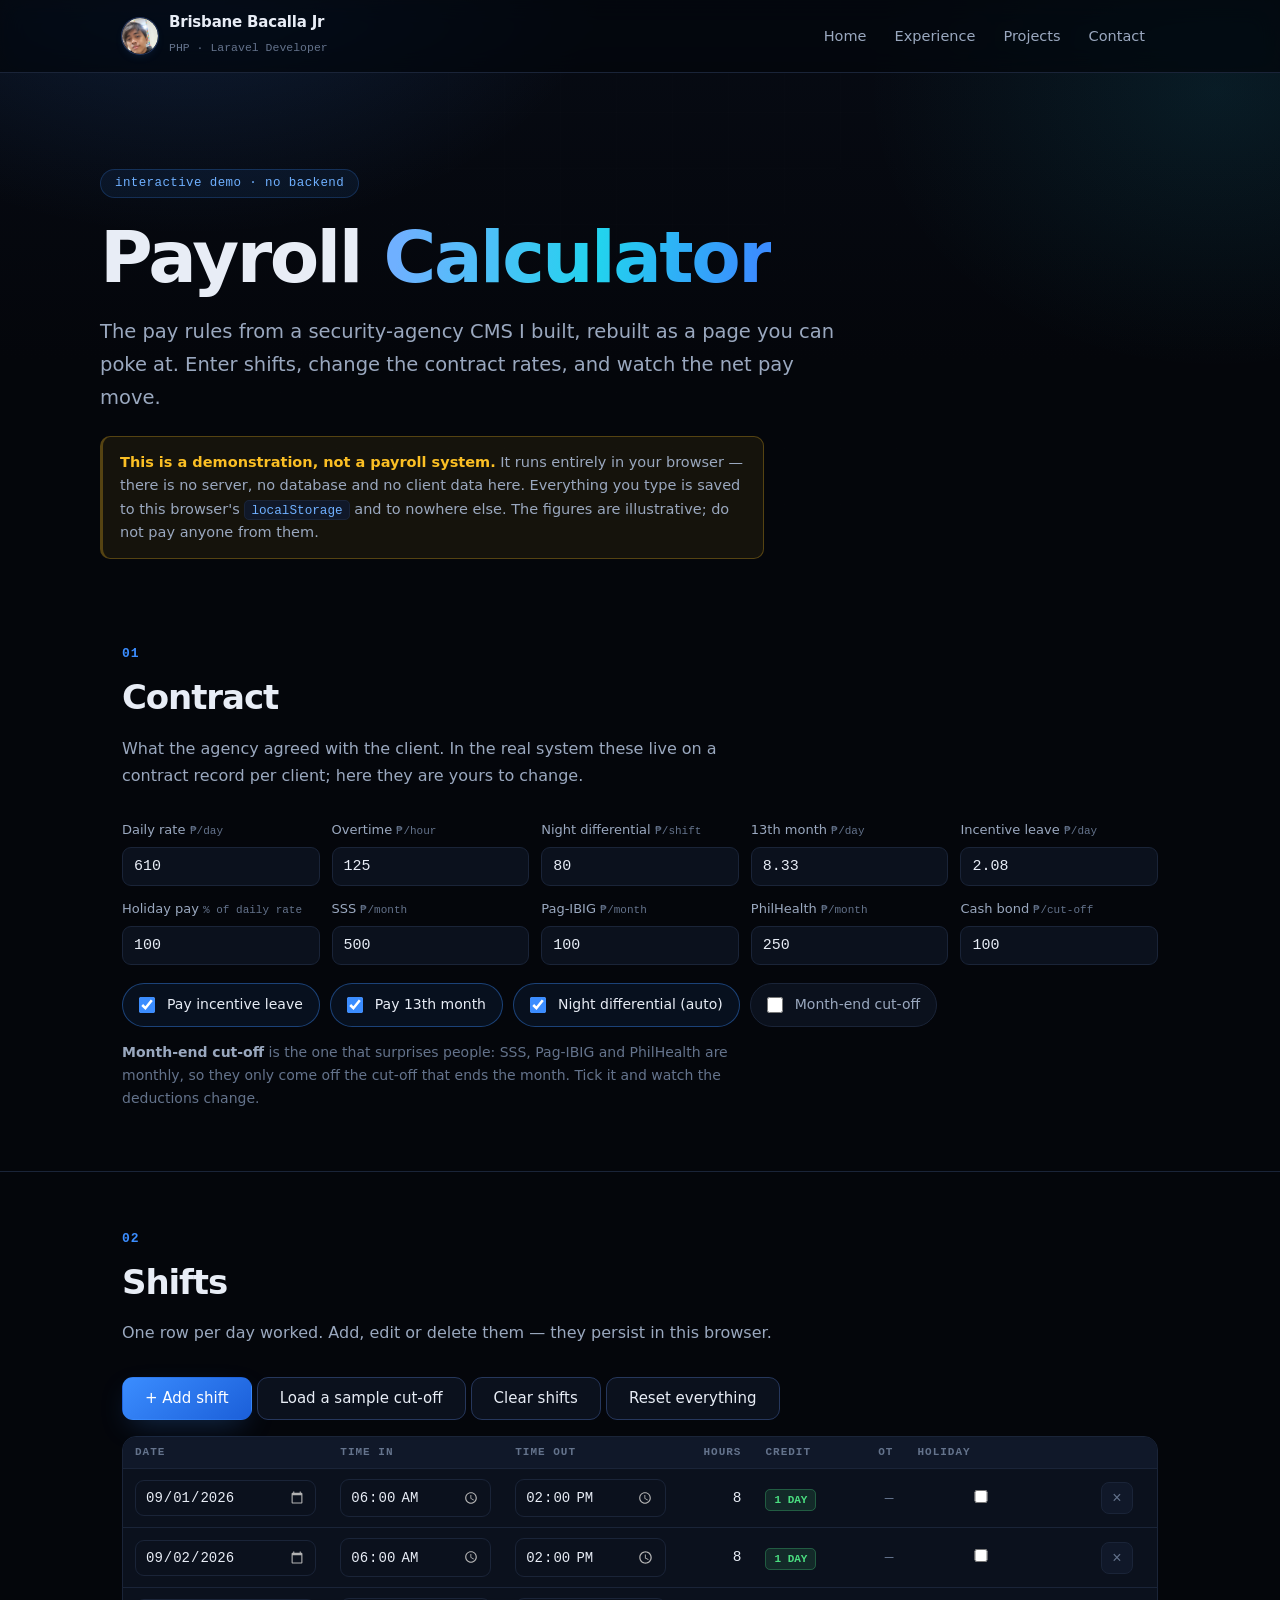
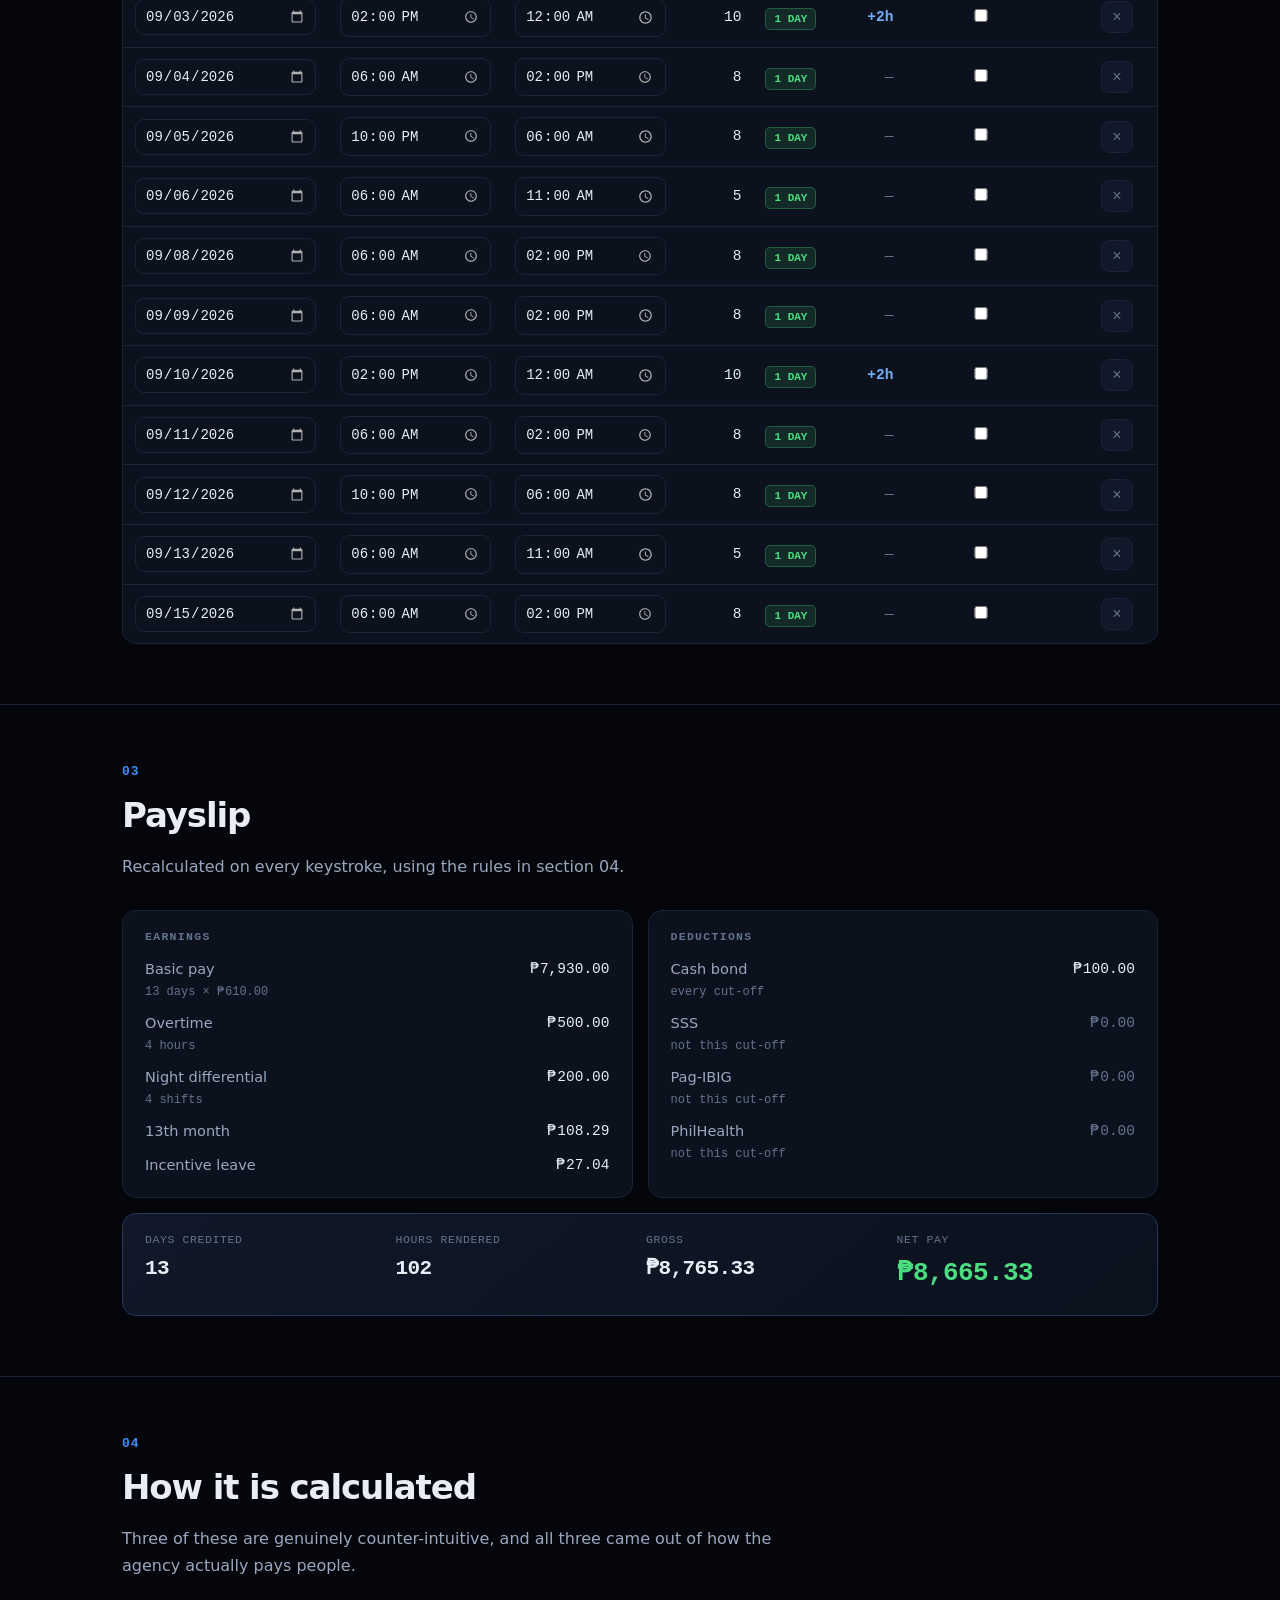
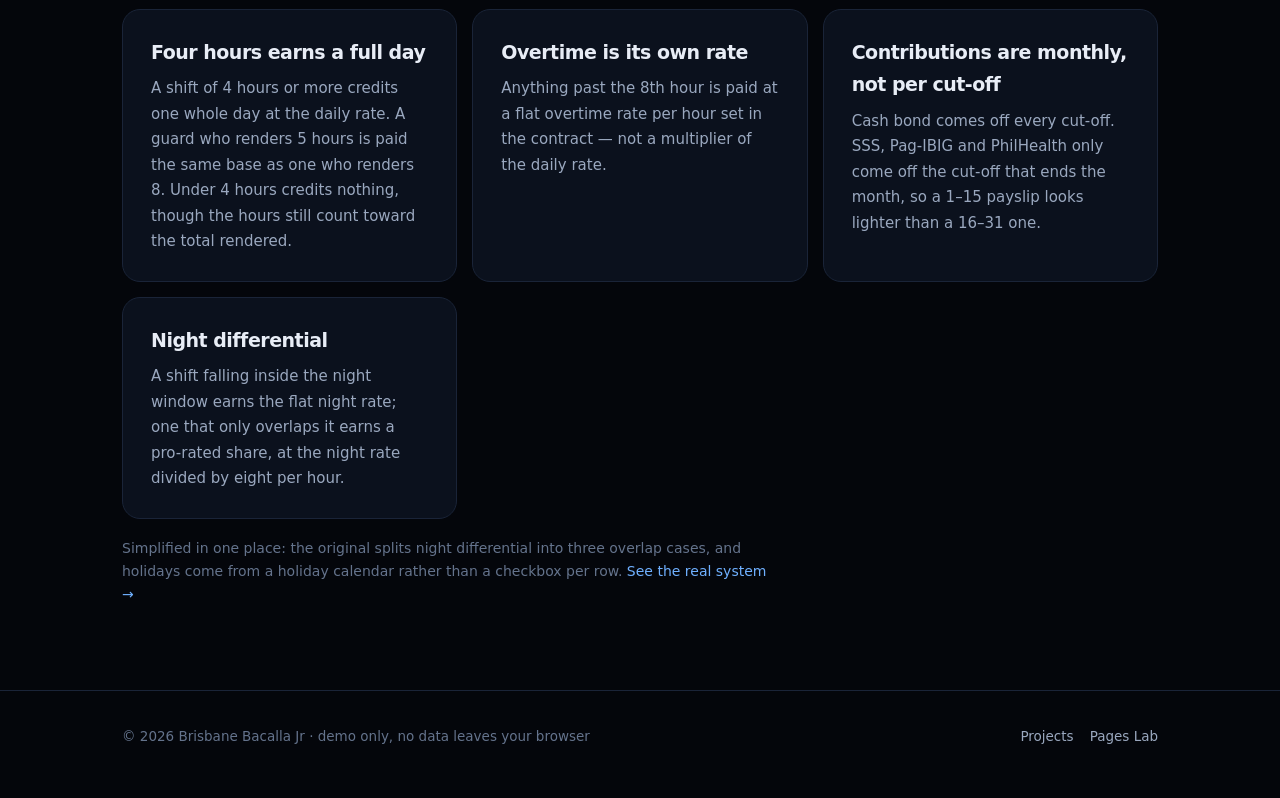
<file: demo/payroll.html>
<!doctype html>
<html lang="en">
<head>
<meta charset="utf-8">
<meta name="viewport" content="width=device-width, initial-scale=1">
<title>Payroll Calculator Demo &mdash; Brisbane Bacalla Jr</title>
<meta name="description" content="An interactive demo of the payroll rules behind a security-agency CMS: day credit, overtime, night differential and government contributions. Runs entirely in the browser.">
<meta name="theme-color" content="#04060b">
<link rel="icon" href="data:image/svg+xml,<svg xmlns='http://www.w3.org/2000/svg' viewBox='0 0 64 64'><rect width='64' height='64' rx='14' fill='%230b111d'/><text x='50%25' y='50%25' dy='.35em' text-anchor='middle' font-family='monospace' font-size='26' font-weight='700' fill='%233b8dff'>BB</text></svg>">
<link rel="stylesheet" href="../assets/css/style.css?v=5cfd9d3f">
<link rel="stylesheet" href="payroll.css?v=bd36feb4">
<script src="../assets/js/site.js?v=c20de2b6" defer></script>
<script src="payroll.js?v=fc5df673" defer></script>
</head>
<body>

<header class="site">
  <div class="wrap">
    <a class="brand" href="../index.html">
      <span class="mark photo" aria-hidden="true"><img src="../assets/img/brisbane.jpg" alt="" width="36" height="36"></span>
      <span><b>Brisbane Bacalla Jr</b><small>PHP &middot; Laravel Developer</small></span>
    </a>
    <button class="navtoggle" type="button" aria-label="Toggle navigation" aria-expanded="false">&#9776;</button>
    <nav class="site" aria-label="Main">
      <a href="../index.html">Home</a>
      <a href="../experience.html">Experience</a>
      <a href="../projects.html">Projects</a>
      <a href="../contact.html">Contact</a>
    </nav>
  </div>
</header>

<main>
  <div class="wrap hero" style="padding-bottom:28px">
    <p class="eyebrow">interactive demo &middot; no backend</p>
    <h1 class="big">Payroll <span class="grad">Calculator</span></h1>
    <p class="lede">
      The pay rules from a security-agency CMS I built, rebuilt as a page you can poke at.
      Enter shifts, change the contract rates, and watch the net pay move.
    </p>
    <p class="disclaimer">
      <strong>This is a demonstration, not a payroll system.</strong> It runs entirely in your
      browser &mdash; there is no server, no database and no client data here. Everything you type
      is saved to this browser's <code>localStorage</code> and to nowhere else. The figures are
      illustrative; do not pay anyone from them.
    </p>
  </div>

  <section id="settings">
    <div class="wrap">
      <div class="shead">
        <h2 data-num="01">Contract</h2>
        <p>What the agency agreed with the client. In the real system these live on a contract
           record per client; here they are yours to change.</p>
      </div>

      <div class="fields" id="contract-fields">
        <label><span>Daily rate <em>&#8369;/day</em></span><input type="number" id="salary_rate" min="0" step="1"></label>
        <label><span>Overtime <em>&#8369;/hour</em></span><input type="number" id="overtime_pay" min="0" step="1"></label>
        <label><span>Night differential <em>&#8369;/shift</em></span><input type="number" id="night_diff_rate" min="0" step="1"></label>
        <label><span>13th month <em>&#8369;/day</em></span><input type="number" id="thirteen_month_rate" min="0" step="0.01"></label>
        <label><span>Incentive leave <em>&#8369;/day</em></span><input type="number" id="incentive_leave_rate" min="0" step="0.01"></label>
        <label><span>Holiday pay <em>% of daily rate</em></span><input type="number" id="holiday_pay" min="0" step="1"></label>
        <label><span>SSS <em>&#8369;/month</em></span><input type="number" id="sss" min="0" step="1"></label>
        <label><span>Pag-IBIG <em>&#8369;/month</em></span><input type="number" id="pag_ibig" min="0" step="1"></label>
        <label><span>PhilHealth <em>&#8369;/month</em></span><input type="number" id="phil_health" min="0" step="1"></label>
        <label><span>Cash bond <em>&#8369;/cut-off</em></span><input type="number" id="cashbond" min="0" step="1"></label>
      </div>

      <div class="toggles">
        <label class="tg"><input type="checkbox" id="f_incentive"><span>Pay incentive leave</span></label>
        <label class="tg"><input type="checkbox" id="f_thirteenth"><span>Pay 13th month</span></label>
        <label class="tg"><input type="checkbox" id="f_nightdiff"><span>Night differential (auto)</span></label>
        <label class="tg"><input type="checkbox" id="f_monthend"><span>Month-end cut-off</span></label>
      </div>
      <p class="hint">
        <strong>Month-end cut-off</strong> is the one that surprises people: SSS, Pag-IBIG and
        PhilHealth are monthly, so they only come off the cut-off that ends the month. Tick it and
        watch the deductions change.
      </p>
    </div>
  </section>

  <section id="shifts">
    <div class="wrap">
      <div class="shead">
        <h2 data-num="02">Shifts</h2>
        <p>One row per day worked. Add, edit or delete them &mdash; they persist in this browser.</p>
      </div>

      <div class="row" style="margin-bottom:16px">
        <button type="button" id="add-shift" class="btn btn-primary">+ Add shift</button>
        <button type="button" id="load-sample" class="btn btn-ghost">Load a sample cut-off</button>
        <button type="button" id="clear-shifts" class="btn btn-ghost">Clear shifts</button>
        <button type="button" id="reset-all" class="btn btn-ghost">Reset everything</button>
      </div>

      <div class="tablewrap">
        <table id="shift-table">
          <thead>
            <tr>
              <th>Date</th><th>Time in</th><th>Time out</th>
              <th class="num">Hours</th><th>Credit</th><th class="num">OT</th>
              <th>Holiday</th><th><span class="sr">Actions</span></th>
            </tr>
          </thead>
          <tbody></tbody>
        </table>
      </div>
      <p class="empty" id="shift-empty" hidden>No shifts yet. Add one, or load the sample cut-off.</p>
    </div>
  </section>

  <section id="result">
    <div class="wrap">
      <div class="shead">
        <h2 data-num="03">Payslip</h2>
        <p>Recalculated on every keystroke, using the rules in section 04.</p>
      </div>

      <div class="payslip">
        <div class="ps-col">
          <h3>Earnings</h3>
          <dl id="earnings"></dl>
        </div>
        <div class="ps-col">
          <h3>Deductions</h3>
          <dl id="deductions"></dl>
        </div>
      </div>

      <div class="netbar">
        <div><span>Days credited</span><b id="out-days">0</b></div>
        <div><span>Hours rendered</span><b id="out-hours">0</b></div>
        <div><span>Gross</span><b id="out-gross">&#8369;0.00</b></div>
        <div class="net"><span>Net pay</span><b id="out-net">&#8369;0.00</b></div>
      </div>
    </div>
  </section>

  <section id="rules">
    <div class="wrap">
      <div class="shead">
        <h2 data-num="04">How it is calculated</h2>
        <p>Three of these are genuinely counter-intuitive, and all three came out of how the
           agency actually pays people.</p>
      </div>
      <div class="grid2">
        <div class="panel">
          <h3>Four hours earns a full day</h3>
          <p>A shift of 4 hours or more credits one whole day at the daily rate. A guard who
             renders 5 hours is paid the same base as one who renders 8. Under 4 hours credits
             nothing, though the hours still count toward the total rendered.</p>
        </div>
        <div class="panel">
          <h3>Overtime is its own rate</h3>
          <p>Anything past the 8th hour is paid at a flat overtime rate per hour set in the
             contract &mdash; not a multiplier of the daily rate.</p>
        </div>
        <div class="panel">
          <h3>Contributions are monthly, not per cut-off</h3>
          <p>Cash bond comes off every cut-off. SSS, Pag-IBIG and PhilHealth only come off the
             cut-off that ends the month, so a 1&ndash;15 payslip looks lighter than a
             16&ndash;31 one.</p>
        </div>
        <div class="panel">
          <h3>Night differential</h3>
          <p>A shift falling inside the night window earns the flat night rate; one that only
             overlaps it earns a pro-rated share, at the night rate divided by eight per hour.</p>
        </div>
      </div>
      <p class="hint" style="margin-top:18px">
        Simplified in one place: the original splits night differential into three overlap cases,
        and holidays come from a holiday calendar rather than a checkbox per row.
        <a href="../projects.html">See the real system &rarr;</a>
      </p>
    </div>
  </section>
</main>

<footer class="site">
  <div class="wrap">
    <p style="margin:0">&copy; <span data-year>2026</span> Brisbane Bacalla Jr &middot; demo only, no data leaves your browser</p>
    <div class="right">
      <a href="../projects.html">Projects</a>
      <a href="../lab/index.html">Pages Lab</a>
    </div>
  </div>
</footer>

</body>
</html>
</file>
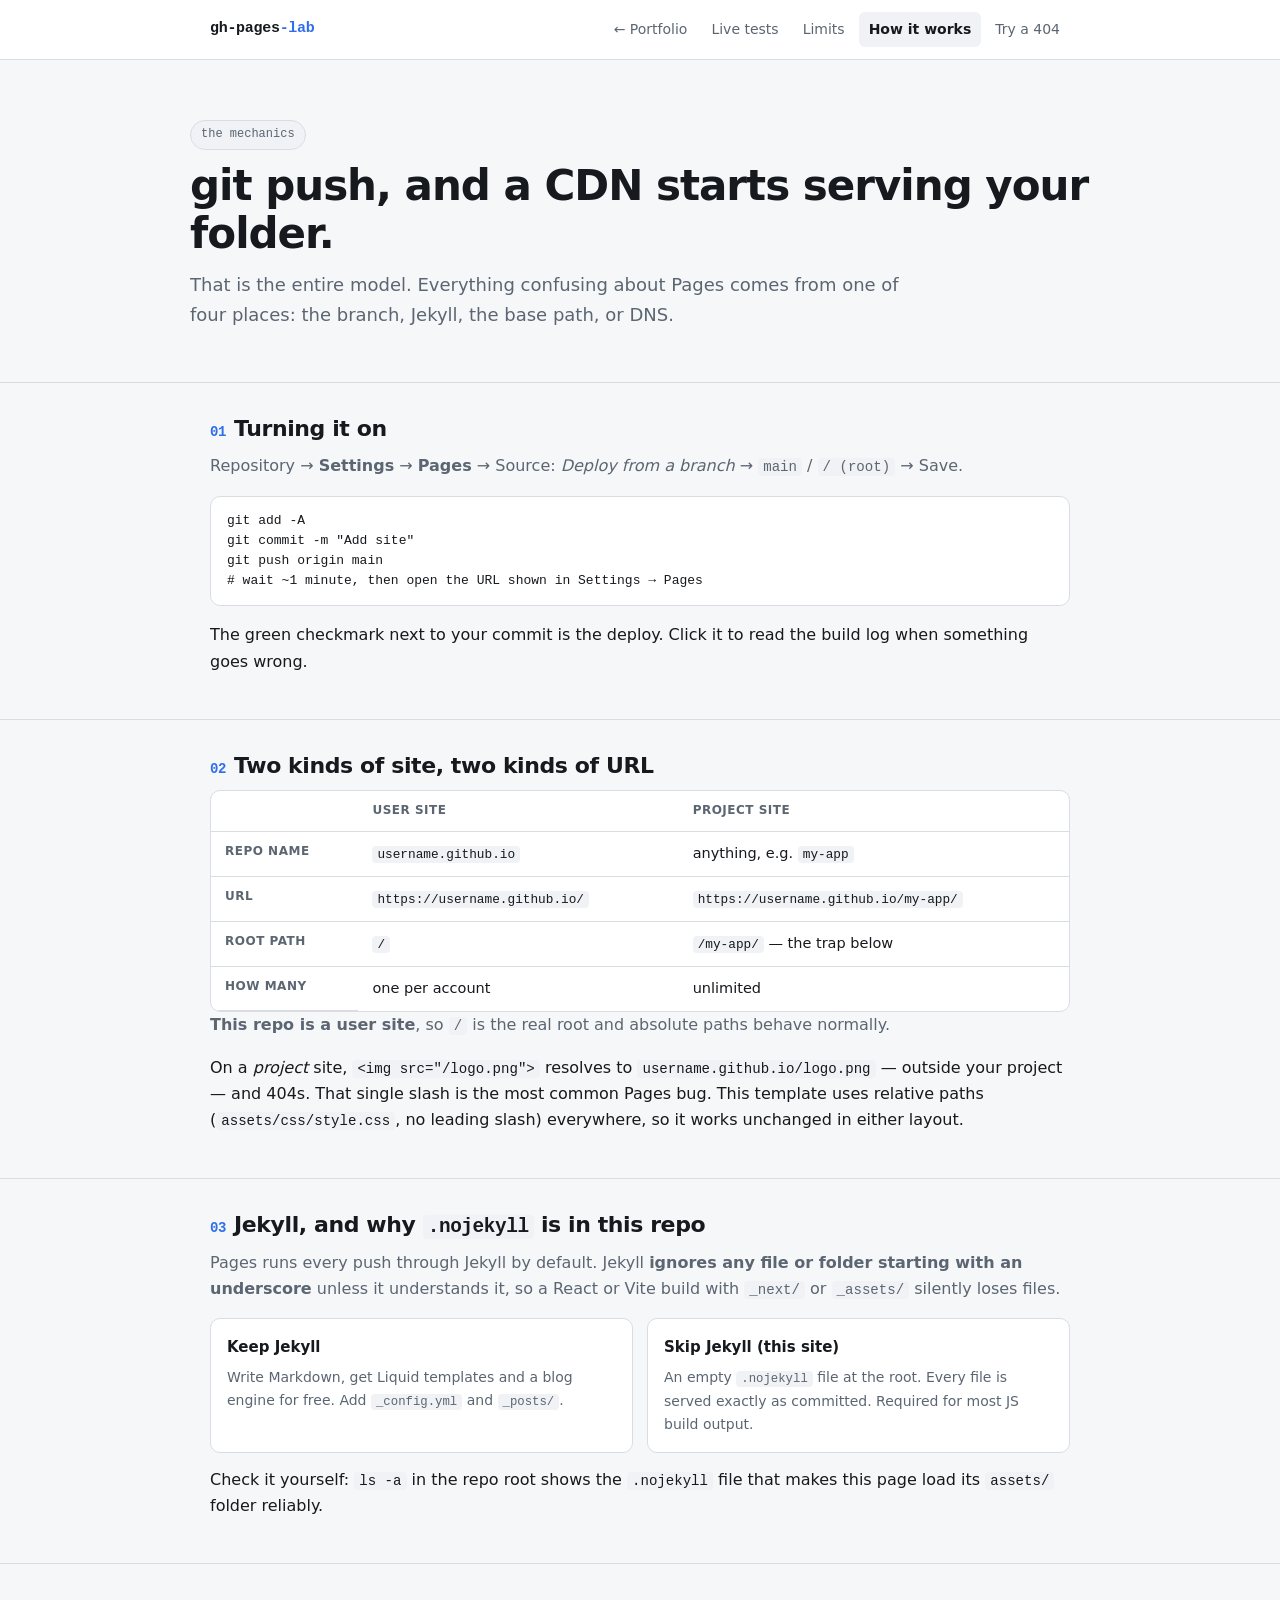
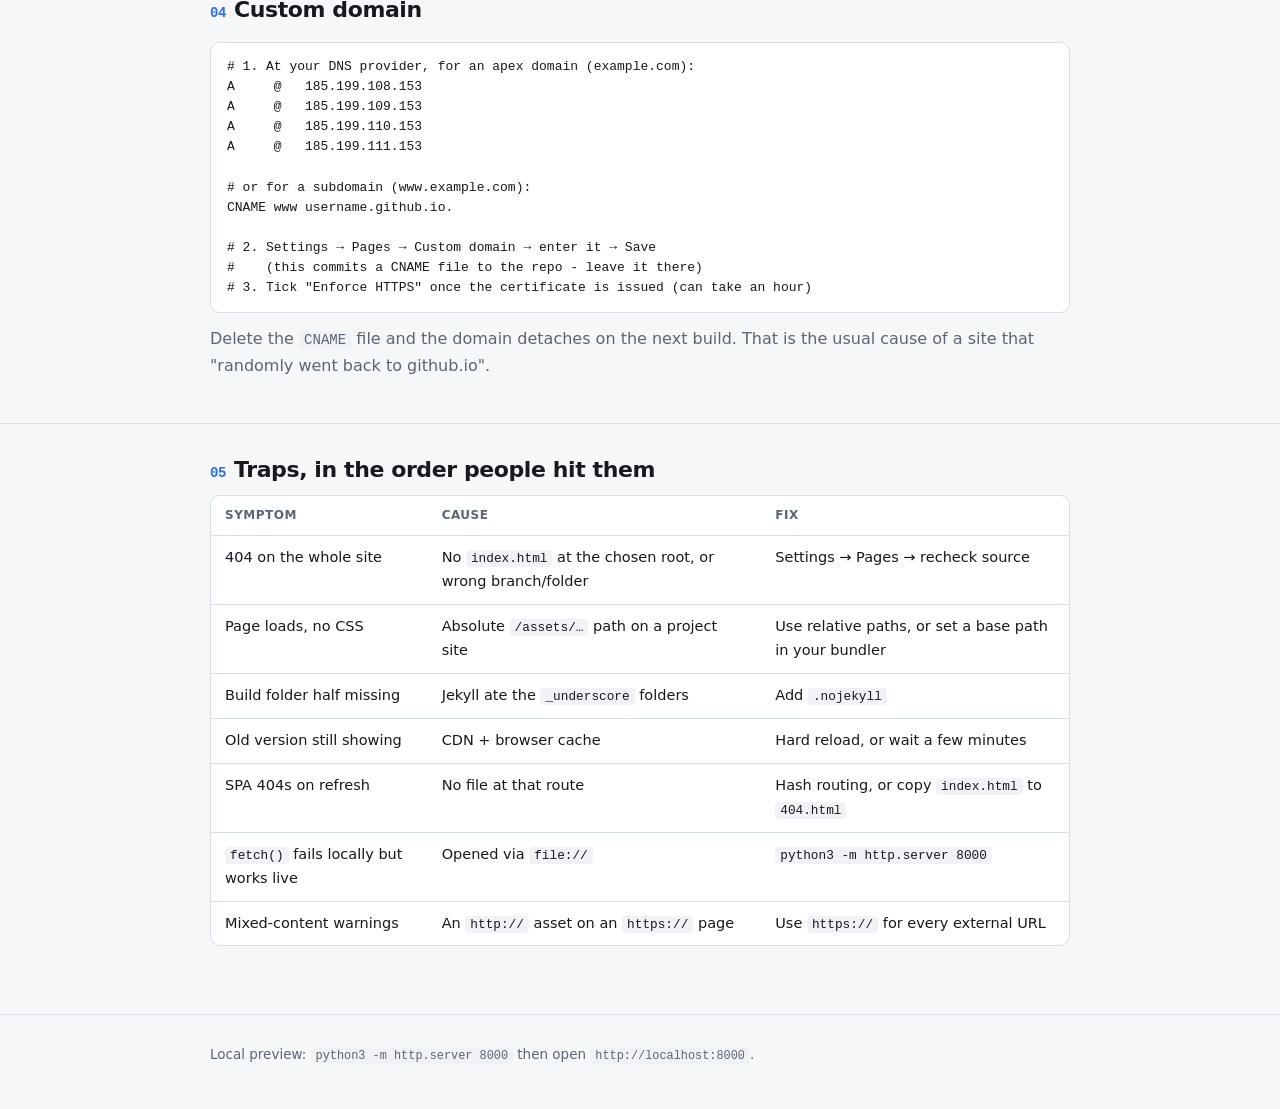
<file: lab/how-it-works.html>
<!doctype html>
<html lang="en">
<head>
<meta charset="utf-8">
<meta name="viewport" content="width=device-width, initial-scale=1">
<title>How it works &middot; GitHub Pages Lab</title>
<meta name="description" content="Deployment, Jekyll, paths, custom domains, and the traps that catch everyone once.">
<link rel="icon" href="data:image/svg+xml,<svg xmlns='http://www.w3.org/2000/svg' viewBox='0 0 100 100'><text y='.9em' font-size='90'>&#129514;</text></svg>">
<link rel="stylesheet" href="../assets/css/lab.css?v=4058492b">
<script src="lab.js?v=7aebf0ce" defer></script>
</head>
<body>

<header class="site">
  <div class="wrap">
    <a class="brand" href="index.html">gh-pages<span>-lab</span></a>
    <nav class="site">
      <a href="../index.html">&larr; Portfolio</a>
      <a href="index.html">Live tests</a>
      <a href="limits.html">Limits</a>
      <a href="how-it-works.html">How it works</a>
      <a href="no-such-page.html">Try a 404</a>
    </nav>
  </div>
</header>

<main>
  <div class="wrap hero">
    <p class="pill">the mechanics</p>
    <h1>git push, and a CDN starts serving your folder.</h1>
    <p class="lede">
      That is the entire model. Everything confusing about Pages comes from one of four places:
      the branch, Jekyll, the base path, or DNS.
    </p>
  </div>

  <section>
    <div class="wrap">
      <h2><span class="num">01</span>Turning it on</h2>
      <p>Repository &rarr; <strong>Settings</strong> &rarr; <strong>Pages</strong> &rarr; Source: <em>Deploy from a branch</em> &rarr; <code>main</code> / <code>/ (root)</code> &rarr; Save.</p>
<pre><code>git add -A
git commit -m "Add site"
git push origin main
# wait ~1 minute, then open the URL shown in Settings &rarr; Pages</code></pre>
      <p>The green checkmark next to your commit is the deploy. Click it to read the build log when something goes wrong.</p>
    </div>
  </section>

  <section>
    <div class="wrap">
      <h2><span class="num">02</span>Two kinds of site, two kinds of URL</h2>
      <div class="tablewrap">
        <table>
          <thead><tr><th></th><th>User site</th><th>Project site</th></tr></thead>
          <tbody>
            <tr><th>Repo name</th><td><code>username.github.io</code></td><td>anything, e.g. <code>my-app</code></td></tr>
            <tr><th>URL</th><td><code>https://username.github.io/</code></td><td><code>https://username.github.io/my-app/</code></td></tr>
            <tr><th>Root path</th><td><code>/</code></td><td><code>/my-app/</code> &mdash; the trap below</td></tr>
            <tr><th>How many</th><td>one per account</td><td>unlimited</td></tr>
          </tbody>
        </table>
      </div>
      <p><strong>This repo is a user site</strong>, so <code>/</code> is the real root and absolute paths behave normally.</p>
      <p>On a <em>project</em> site, <code>&lt;img src="/logo.png"&gt;</code> resolves to <code>username.github.io/logo.png</code> &mdash; outside your project &mdash; and 404s. That single slash is the most common Pages bug. This template uses relative paths (<code>assets/css/style.css</code>, no leading slash) everywhere, so it works unchanged in either layout.</p>
    </div>
  </section>

  <section>
    <div class="wrap">
      <h2><span class="num">03</span>Jekyll, and why <code>.nojekyll</code> is in this repo</h2>
      <p>Pages runs every push through Jekyll by default. Jekyll <strong>ignores any file or folder starting with an underscore</strong> unless it understands it, so a React or Vite build with <code>_next/</code> or <code>_assets/</code> silently loses files.</p>
      <div class="grid2">
        <div class="card">
          <h3>Keep Jekyll</h3>
          <p>Write Markdown, get Liquid templates and a blog engine for free. Add <code>_config.yml</code> and <code>_posts/</code>.</p>
        </div>
        <div class="card">
          <h3>Skip Jekyll (this site)</h3>
          <p>An empty <code>.nojekyll</code> file at the root. Every file is served exactly as committed. Required for most JS build output.</p>
        </div>
      </div>
      <p style="margin-top:14px">Check it yourself: <code>ls -a</code> in the repo root shows the <code>.nojekyll</code> file that makes this page load its <code>assets/</code> folder reliably.</p>
    </div>
  </section>

  <section>
    <div class="wrap">
      <h2><span class="num">04</span>Custom domain</h2>
<pre><code># 1. At your DNS provider, for an apex domain (example.com):
A     @   185.199.108.153
A     @   185.199.109.153
A     @   185.199.110.153
A     @   185.199.111.153

# or for a subdomain (www.example.com):
CNAME www username.github.io.

# 2. Settings &rarr; Pages &rarr; Custom domain &rarr; enter it &rarr; Save
#    (this commits a CNAME file to the repo - leave it there)
# 3. Tick "Enforce HTTPS" once the certificate is issued (can take an hour)</code></pre>
      <p>Delete the <code>CNAME</code> file and the domain detaches on the next build. That is the usual cause of a site that "randomly went back to github.io".</p>
    </div>
  </section>

  <section>
    <div class="wrap">
      <h2><span class="num">05</span>Traps, in the order people hit them</h2>
      <div class="tablewrap">
        <table>
          <thead><tr><th>Symptom</th><th>Cause</th><th>Fix</th></tr></thead>
          <tbody>
            <tr><td>404 on the whole site</td><td>No <code>index.html</code> at the chosen root, or wrong branch/folder</td><td>Settings &rarr; Pages &rarr; recheck source</td></tr>
            <tr><td>Page loads, no CSS</td><td>Absolute <code>/assets/&hellip;</code> path on a project site</td><td>Use relative paths, or set a base path in your bundler</td></tr>
            <tr><td>Build folder half missing</td><td>Jekyll ate the <code>_underscore</code> folders</td><td>Add <code>.nojekyll</code></td></tr>
            <tr><td>Old version still showing</td><td>CDN + browser cache</td><td>Hard reload, or wait a few minutes</td></tr>
            <tr><td>SPA 404s on refresh</td><td>No file at that route</td><td>Hash routing, or copy <code>index.html</code> to <code>404.html</code></td></tr>
            <tr><td><code>fetch()</code> fails locally but works live</td><td>Opened via <code>file://</code></td><td><code>python3 -m http.server 8000</code></td></tr>
            <tr><td>Mixed-content warnings</td><td>An <code>http://</code> asset on an <code>https://</code> page</td><td>Use <code>https://</code> for every external URL</td></tr>
          </tbody>
        </table>
      </div>
    </div>
  </section>
</main>

<footer class="site">
  <div class="wrap">
    <p>Local preview: <code>python3 -m http.server 8000</code> then open <code>http://localhost:8000</code>.</p>
  </div>
</footer>

</body>
</html>
</file>
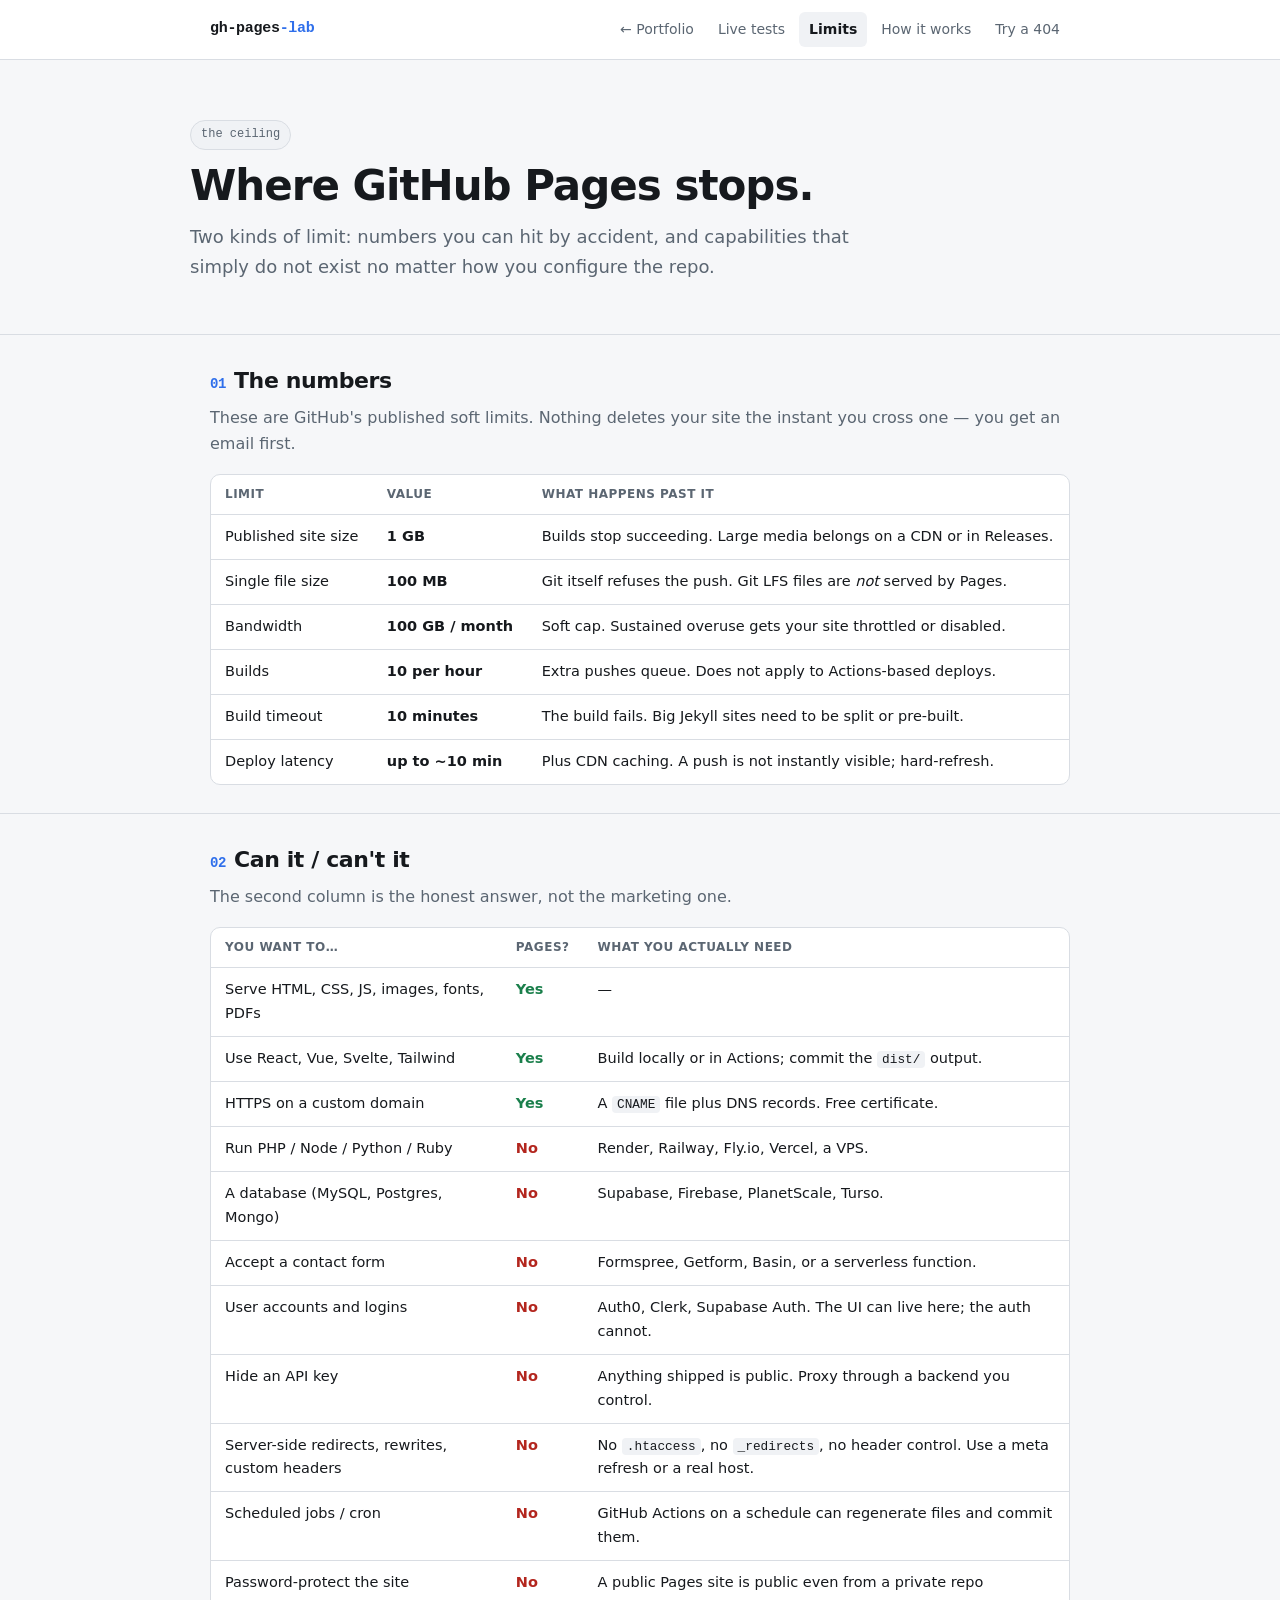
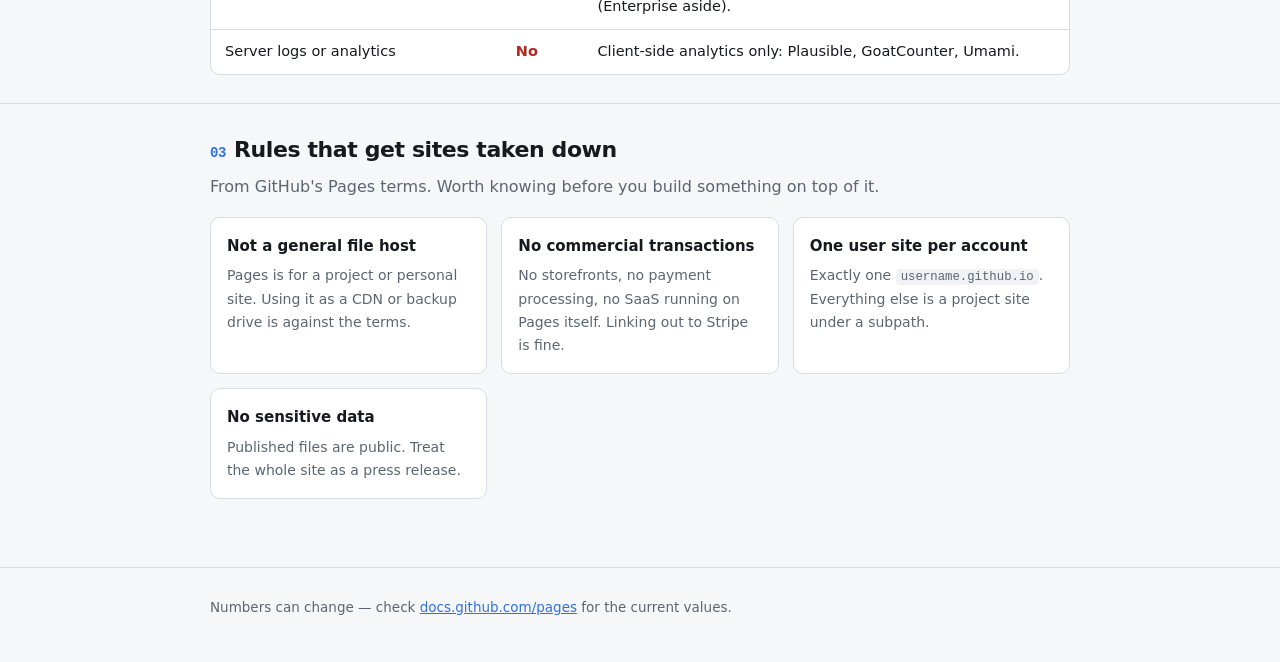
<file: lab/limits.html>
<!doctype html>
<html lang="en">
<head>
<meta charset="utf-8">
<meta name="viewport" content="width=device-width, initial-scale=1">
<title>Limits &middot; GitHub Pages Lab</title>
<meta name="description" content="The published quotas and hard restrictions of GitHub Pages.">
<link rel="icon" href="data:image/svg+xml,<svg xmlns='http://www.w3.org/2000/svg' viewBox='0 0 100 100'><text y='.9em' font-size='90'>&#129514;</text></svg>">
<link rel="stylesheet" href="../assets/css/lab.css?v=4058492b">
<script src="lab.js?v=7aebf0ce" defer></script>
</head>
<body>

<header class="site">
  <div class="wrap">
    <a class="brand" href="index.html">gh-pages<span>-lab</span></a>
    <nav class="site">
      <a href="../index.html">&larr; Portfolio</a>
      <a href="index.html">Live tests</a>
      <a href="limits.html">Limits</a>
      <a href="how-it-works.html">How it works</a>
      <a href="no-such-page.html">Try a 404</a>
    </nav>
  </div>
</header>

<main>
  <div class="wrap hero">
    <p class="pill">the ceiling</p>
    <h1>Where GitHub Pages stops.</h1>
    <p class="lede">
      Two kinds of limit: numbers you can hit by accident, and capabilities that simply do not exist
      no matter how you configure the repo.
    </p>
  </div>

  <section>
    <div class="wrap">
      <h2><span class="num">01</span>The numbers</h2>
      <p>These are GitHub's published soft limits. Nothing deletes your site the instant you cross one &mdash; you get an email first.</p>
      <div class="tablewrap">
        <table>
          <thead><tr><th>Limit</th><th>Value</th><th>What happens past it</th></tr></thead>
          <tbody>
            <tr><td>Published site size</td><td><strong>1 GB</strong></td><td>Builds stop succeeding. Large media belongs on a CDN or in Releases.</td></tr>
            <tr><td>Single file size</td><td><strong>100 MB</strong></td><td>Git itself refuses the push. Git LFS files are <em>not</em> served by Pages.</td></tr>
            <tr><td>Bandwidth</td><td><strong>100 GB / month</strong></td><td>Soft cap. Sustained overuse gets your site throttled or disabled.</td></tr>
            <tr><td>Builds</td><td><strong>10 per hour</strong></td><td>Extra pushes queue. Does not apply to Actions-based deploys.</td></tr>
            <tr><td>Build timeout</td><td><strong>10 minutes</strong></td><td>The build fails. Big Jekyll sites need to be split or pre-built.</td></tr>
            <tr><td>Deploy latency</td><td><strong>up to ~10 min</strong></td><td>Plus CDN caching. A push is not instantly visible; hard-refresh.</td></tr>
          </tbody>
        </table>
      </div>
    </div>
  </section>

  <section>
    <div class="wrap">
      <h2><span class="num">02</span>Can it / can't it</h2>
      <p>The second column is the honest answer, not the marketing one.</p>
      <div class="tablewrap">
        <table>
          <thead><tr><th>You want to&hellip;</th><th>Pages?</th><th>What you actually need</th></tr></thead>
          <tbody>
            <tr><td>Serve HTML, CSS, JS, images, fonts, PDFs</td><td class="yes">Yes</td><td>&mdash;</td></tr>
            <tr><td>Use React, Vue, Svelte, Tailwind</td><td class="yes">Yes</td><td>Build locally or in Actions; commit the <code>dist/</code> output.</td></tr>
            <tr><td>HTTPS on a custom domain</td><td class="yes">Yes</td><td>A <code>CNAME</code> file plus DNS records. Free certificate.</td></tr>
            <tr><td>Run PHP / Node / Python / Ruby</td><td class="no">No</td><td>Render, Railway, Fly.io, Vercel, a VPS.</td></tr>
            <tr><td>A database (MySQL, Postgres, Mongo)</td><td class="no">No</td><td>Supabase, Firebase, PlanetScale, Turso.</td></tr>
            <tr><td>Accept a contact form</td><td class="no">No</td><td>Formspree, Getform, Basin, or a serverless function.</td></tr>
            <tr><td>User accounts and logins</td><td class="no">No</td><td>Auth0, Clerk, Supabase Auth. The UI can live here; the auth cannot.</td></tr>
            <tr><td>Hide an API key</td><td class="no">No</td><td>Anything shipped is public. Proxy through a backend you control.</td></tr>
            <tr><td>Server-side redirects, rewrites, custom headers</td><td class="no">No</td><td>No <code>.htaccess</code>, no <code>_redirects</code>, no header control. Use a meta refresh or a real host.</td></tr>
            <tr><td>Scheduled jobs / cron</td><td class="no">No</td><td>GitHub Actions on a schedule can regenerate files and commit them.</td></tr>
            <tr><td>Password-protect the site</td><td class="no">No</td><td>A public Pages site is public even from a private repo (Enterprise aside).</td></tr>
            <tr><td>Server logs or analytics</td><td class="no">No</td><td>Client-side analytics only: Plausible, GoatCounter, Umami.</td></tr>
          </tbody>
        </table>
      </div>
    </div>
  </section>

  <section>
    <div class="wrap">
      <h2><span class="num">03</span>Rules that get sites taken down</h2>
      <p>From GitHub's Pages terms. Worth knowing before you build something on top of it.</p>
      <div class="grid2">
        <div class="card"><h3>Not a general file host</h3><p>Pages is for a project or personal site. Using it as a CDN or backup drive is against the terms.</p></div>
        <div class="card"><h3>No commercial transactions</h3><p>No storefronts, no payment processing, no SaaS running on Pages itself. Linking out to Stripe is fine.</p></div>
        <div class="card"><h3>One user site per account</h3><p>Exactly one <code>username.github.io</code>. Everything else is a project site under a subpath.</p></div>
        <div class="card"><h3>No sensitive data</h3><p>Published files are public. Treat the whole site as a press release.</p></div>
      </div>
    </div>
  </section>
</main>

<footer class="site">
  <div class="wrap">
    <p>Numbers can change &mdash; check <a href="https://docs.github.com/pages">docs.github.com/pages</a> for the current values.</p>
  </div>
</footer>

</body>
</html>
</file>
<file: assets/css/style.css>
/* ===============================================================
   Brisbane Bacalla Jr - portfolio
   Black + blue. Plain CSS, no build step, no framework.
   =============================================================== */

:root {
  /* ink */
  --bg:        #04060b;
  --bg-2:      #070b14;
  --surface:   #0b111d;
  --surface-2: #101829;
  --border:    #1a2438;
  --border-lit:#26375c;

  /* type */
  --text:      #e8edf6;
  --text-dim:  #9aa8bf;
  --text-mute: #64738c;

  /* blue */
  --blue:      #3b8dff;
  --blue-lit:  #6fb0ff;
  --blue-deep: #1b5fd9;
  --cyan:      #22d3ee;
  --glow:      rgba(59, 141, 255, 0.35);

  --mono: ui-monospace, "SF Mono", SFMono-Regular, Menlo, Consolas, monospace;
  --sans: "Inter", system-ui, -apple-system, "Segoe UI", Roboto, sans-serif;
  --maxw: 1080px;
  --r: 14px;
}

* { box-sizing: border-box; }
html { scroll-behavior: smooth; }

body {
  margin: 0;
  background: var(--bg);
  color: var(--text);
  font: 16px/1.7 var(--sans);
  -webkit-font-smoothing: antialiased;
  overflow-x: hidden;
}

/* faint grid + blue aurora, fixed so it never scrolls away */
body::before {
  content: "";
  position: fixed; inset: 0; z-index: -2;
  background:
    radial-gradient(600px 400px at 15% -5%, rgba(59,141,255,.16), transparent 70%),
    radial-gradient(500px 400px at 95% 10%, rgba(34,211,238,.09), transparent 70%),
    linear-gradient(180deg, var(--bg-2), var(--bg) 40%);
}
body::after {
  content: "";
  position: fixed; inset: 0; z-index: -1; opacity: .35;
  background-image:
    linear-gradient(to right, rgba(255,255,255,.03) 1px, transparent 1px),
    linear-gradient(to bottom, rgba(255,255,255,.03) 1px, transparent 1px);
  background-size: 56px 56px;
  mask-image: radial-gradient(circle at 50% 0%, #000 0%, transparent 75%);
  -webkit-mask-image: radial-gradient(circle at 50% 0%, #000 0%, transparent 75%);
}

.wrap { max-width: var(--maxw); margin: 0 auto; padding: 0 22px; }
a { color: var(--blue-lit); text-decoration: none; }
a:hover { color: var(--cyan); }

/* ---------------- header ---------------- */
header.site {
  position: sticky; top: 0; z-index: 50;
  background: rgba(4, 6, 11, .72);
  backdrop-filter: saturate(150%) blur(12px);
  -webkit-backdrop-filter: saturate(150%) blur(12px);
  border-bottom: 1px solid var(--border);
}
header.site .wrap { display: flex; align-items: center; gap: 14px; padding-block: 13px; }

.brand { display: flex; align-items: center; gap: 11px; color: var(--text); }
.brand .mark {
  width: 36px; height: 36px; border-radius: 10px; flex: 0 0 36px;
  display: grid; place-items: center;
  font: 700 14px/1 var(--mono); letter-spacing: .5px; color: #fff;
  background: linear-gradient(145deg, var(--blue), var(--blue-deep));
  box-shadow: 0 0 0 1px rgba(255,255,255,.12) inset, 0 6px 18px -6px var(--glow);
}
.brand b { font-size: 15px; font-weight: 650; letter-spacing: -.2px; display: block; line-height: 1.25; }
.brand small { color: var(--text-mute); font-size: 11.5px; font-family: var(--mono); }

/* Photo instead of the monogram: circular, to echo the hero portrait. */
.brand .mark.photo {
  background: none; border-radius: 50%; overflow: hidden; padding: 0;
  box-shadow: 0 0 0 1px var(--border-lit), 0 4px 12px -6px var(--glow);
}
.brand .mark.photo img {
  width: 100%; height: 100%; object-fit: cover; display: block; border-radius: inherit;
}

nav.site { margin-left: auto; display: flex; align-items: center; gap: 2px; }
nav.site a {
  color: var(--text-dim); font-size: 14.5px; padding: 8px 13px; border-radius: 9px;
  transition: color .18s, background .18s;
}
nav.site a:hover { color: var(--text); background: var(--surface-2); }
nav.site a[aria-current="page"] {
  color: var(--blue-lit); background: rgba(59,141,255,.1);
  box-shadow: inset 0 0 0 1px rgba(59,141,255,.22);
}
.navtoggle {
  display: none; margin-left: auto;
  background: var(--surface-2); border: 1px solid var(--border);
  color: var(--text); border-radius: 9px; padding: 7px 11px; font-size: 18px; line-height: 1;
}

@media (max-width: 720px) {
  .navtoggle { display: block; }
  nav.site {
    position: absolute; top: 100%; left: 0; right: 0; margin: 0;
    flex-direction: column; align-items: stretch; gap: 0;
    background: var(--bg-2); border-bottom: 1px solid var(--border);
    padding: 8px 14px 14px;
  }
  nav.site[hidden] { display: none; }
  nav.site a { padding: 12px 10px; border-radius: 8px; }
}

/* ---------------- hero ---------------- */
.hero { padding: 84px 0 56px; }

/* Portrait beside the intro on wide screens, above it on narrow ones. */
.herogrid { display: grid; gap: 34px; grid-template-columns: minmax(0, 1fr) auto; align-items: start; }
.portrait { position: relative; width: 168px; height: 168px; flex: 0 0 168px; justify-self: end; }
.portrait img {
  width: 100%; height: 100%; object-fit: cover; border-radius: 50%;
  border: 2px solid var(--border-lit); display: block;
}
/* soft blue halo, matching the rest of the page */
.portrait::after {
  content: ""; position: absolute; inset: -9px; border-radius: 50%; pointer-events: none;
  background: radial-gradient(circle at 50% 30%, rgba(59,141,255,.28), transparent 68%);
  z-index: -1;
}
@media (max-width: 760px) {
  .herogrid { grid-template-columns: 1fr; gap: 24px; }
  .portrait { width: 118px; height: 118px; flex-basis: 118px; justify-self: start; order: -1; }
}

/* ---------------- orbit: portrait nucleus, stack in orbit ----------------
   Three concentric rings at different speeds and directions. Each chip is
   nested three deep so it stays upright: the ring spins, the middle element
   counter-spins to cancel it, and the inner one cancels the chip's own
   position angle. */
.orbit {
  position: relative; width: 382px; height: 382px; flex: 0 0 382px; justify-self: end;
  --core: 116px;
}
.orbit .core {
  position: absolute; top: 50%; left: 50%; width: var(--core); height: var(--core);
  margin: calc(var(--core) / -2) 0 0 calc(var(--core) / -2);
  border-radius: 50%; overflow: hidden; z-index: 3;
  border: 2px solid var(--border-lit);
  box-shadow: 0 0 0 6px rgba(4,6,11,.9), 0 0 42px -6px var(--glow);
}
.orbit .core img { width: 100%; height: 100%; object-fit: cover; display: block; }
.orbit .glow {
  position: absolute; top: 50%; left: 50%; width: 210px; height: 210px;
  margin: -105px 0 0 -105px; border-radius: 50%; pointer-events: none; z-index: 0;
  background: radial-gradient(circle, rgba(59,141,255,.20), transparent 65%);
}

.orbit .ring {
  position: absolute; top: 50%; left: 50%; border-radius: 50%;
  border: 1px dashed rgba(38,55,92,.85);
  width: calc(var(--r) * 2); height: calc(var(--r) * 2);
  margin: calc(var(--r) * -1) 0 0 calc(var(--r) * -1);
  animation: orbspin var(--dur) linear infinite;
  animation-direction: var(--dir, normal);
}
.orbit .ring.r1 { --r: 92px;  --dur: 26s; }
.orbit .ring.r2 { --r: 130px; --dur: 38s; --dir: reverse; }
.orbit .ring.r3 { --r: 168px; --dur: 52s; }

.orbit .node {
  position: absolute; top: 50%; left: 50%; width: 0; height: 0;
  transform: rotate(var(--a)) translateY(calc(var(--r) * -1));
}
.orbit .node .spin {
  display: block;
  animation: orbspin var(--dur) linear infinite;
  animation-direction: var(--dir, reverse);
}
.orbit .ring.r2 .node .spin { animation-direction: normal; }
.orbit .node .fix { display: block; transform: rotate(calc(var(--a) * -1)); }

.orbit .chip, #intro .chip {
  width: 42px; height: 42px; margin: -21px 0 0 -21px;
  border-radius: 12px; display: grid; place-items: center;
  background: linear-gradient(160deg, var(--surface-2), var(--surface));
  border: 1px solid var(--border);
  box-shadow: 0 6px 16px -10px rgba(0,0,0,.9);
  transition: border-color .2s, box-shadow .2s;
}
.orbit .chip img, #intro .chip img { width: 24px; height: 24px; object-fit: contain; display: block; }
.orbit .chip .mono, #intro .chip .mono {
  font: 700 11px/1 var(--mono); color: var(--blue-lit); letter-spacing: -.3px;
}
.orbit:hover .chip { border-color: var(--border-lit); box-shadow: 0 6px 18px -8px var(--glow); }

@keyframes orbspin { to { transform: rotate(360deg); } }

/* Hovering pauses it, so the logos can actually be read. */
.orbit:hover .ring, .orbit:hover .node .spin { animation-play-state: paused; }

@media (max-width: 980px) {
  .orbit { width: 318px; height: 318px; flex-basis: 318px; --core: 100px; }
  .orbit .ring.r1 { --r: 78px; } .orbit .ring.r2 { --r: 108px; } .orbit .ring.r3 { --r: 138px; }
}
@media (max-width: 760px) {
  .orbit { justify-self: center; order: -1; width: 280px; height: 280px; flex-basis: 280px; --core: 92px; }
  .orbit .ring.r1 { --r: 66px; } .orbit .ring.r2 { --r: 93px; } .orbit .ring.r3 { --r: 118px; }
}
@media (prefers-reduced-motion: reduce) {
  .orbit .ring, .orbit .node .spin { animation: none !important; }
}
.eyebrow {
  display: inline-flex; align-items: center; gap: 8px;
  font: 500 12.5px/1 var(--mono); letter-spacing: .4px;
  color: var(--blue-lit); background: rgba(59,141,255,.08);
  border: 1px solid rgba(59,141,255,.22); border-radius: 999px;
  padding: 7px 14px; margin-bottom: 22px;
}
.eyebrow .dot {
  width: 7px; height: 7px; border-radius: 50%; background: #22c55e;
  box-shadow: 0 0 0 3px rgba(34,197,94,.18);
  animation: pulse 2.4s ease-in-out infinite;
}
@keyframes pulse { 50% { opacity: .35; } }

h1.big {
  font-size: clamp(38px, 7.5vw, 72px); line-height: 1.04; margin: 0 0 20px;
  letter-spacing: -2.5px; font-weight: 750;
}
h1.big .grad {
  background: linear-gradient(100deg, var(--blue-lit) 5%, var(--cyan) 55%, var(--blue) 95%);
  -webkit-background-clip: text; background-clip: text; color: transparent;
}
p.lede { font-size: clamp(16.5px, 2vw, 19.5px); color: var(--text-dim); max-width: 60ch; margin: 0 0 14px; }
p.lede strong { color: var(--text); font-weight: 600; }

.cta { display: flex; gap: 11px; flex-wrap: wrap; margin-top: 30px; }
.btn {
  display: inline-flex; align-items: center; gap: 9px;
  font: 500 15px/1 var(--sans); padding: 13px 22px; border-radius: 11px;
  border: 1px solid transparent; cursor: pointer; transition: transform .16s, box-shadow .16s, background .16s;
}
.btn-primary {
  background: linear-gradient(140deg, var(--blue), var(--blue-deep)); color: #fff;
  box-shadow: 0 10px 30px -10px var(--glow);
}
.btn-primary:hover { color: #fff; transform: translateY(-2px); box-shadow: 0 16px 34px -10px var(--glow); }
.btn-ghost { background: var(--surface); color: var(--text); border-color: var(--border-lit); }
.btn-ghost:hover { color: var(--text); background: var(--surface-2); transform: translateY(-2px); }
.btn svg { width: 17px; height: 17px; }

/* quick stats under hero */
.stats { display: flex; flex-wrap: wrap; gap: 10px; margin-top: 40px; }
.stat {
  flex: 1 1 130px; background: var(--surface); border: 1px solid var(--border);
  border-radius: var(--r); padding: 15px 17px;
}
.stat b { display: block; font-size: 25px; letter-spacing: -1px; color: var(--blue-lit); font-weight: 700; }
.stat span { font-size: 12.5px; color: var(--text-mute); font-family: var(--mono); }

/* ---------------- sections ---------------- */
section { padding: 60px 0; }
section + section { border-top: 1px solid var(--border); }
.shead { margin-bottom: 30px; }
.shead h2 {
  font-size: clamp(25px, 4vw, 34px); letter-spacing: -1.1px; margin: 0 0 8px; font-weight: 700;
}
/* Only headings that carry a number get the label, so dropping the
   attribute doesn't leave an empty block taking up space. */
.shead h2[data-num]::before {
  content: attr(data-num); font: 600 13px/1 var(--mono); color: var(--blue);
  display: block; margin-bottom: 9px; letter-spacing: 1px;
}
.shead p { color: var(--text-dim); margin: 0; max-width: 64ch; font-size: 16px; }

/* ---------------- skills grid (the tilted tiles) ---------------- */
.skillgroup + .skillgroup { margin-top: 30px; }
.skillgroup h3 {
  font: 600 12px/1 var(--mono); letter-spacing: 1.4px; text-transform: uppercase;
  color: var(--text-mute); margin: 0 0 15px; display: flex; align-items: center; gap: 11px;
}
.skillgroup h3::after { content: ""; flex: 1; height: 1px; background: var(--border); }

.groupnote {
  margin: 15px 0 0; font-size: 14.3px; color: var(--text-dim);
  max-width: 72ch; line-height: 1.66;
}
.groupnote strong { color: var(--text); font-weight: 600; }

.skills { display: grid; grid-template-columns: repeat(auto-fill, minmax(104px, 1fr)); gap: 13px; }
.skill {
  position: relative; aspect-ratio: 1; border-radius: 16px;
  background: linear-gradient(160deg, var(--surface-2), var(--surface));
  border: 1px solid var(--border);
  display: grid; place-content: center; gap: 9px; justify-items: center;
  padding: 12px 8px; cursor: default;
  rotate: -2.5deg;
  box-shadow: 0 10px 22px -14px rgba(0,0,0,.9);
  transition: rotate .22s cubic-bezier(.2,.8,.3,1), transform .22s cubic-bezier(.2,.8,.3,1),
              border-color .22s, box-shadow .22s;
}
.skill:nth-child(even) { rotate: 2.5deg; }
.skill:nth-child(3n)   { rotate: -1deg; }
.skill:hover {
  rotate: 0deg; transform: translateY(-7px) scale(1.05);
  border-color: var(--border-lit);
  box-shadow: 0 20px 38px -16px var(--glow), 0 0 0 1px rgba(59,141,255,.25);
  z-index: 2;
}
.skill img { width: 42px; height: 42px; object-fit: contain; }
/* Logos that are drawn in near-black get a light chip behind them instead of
   being filtered white - flattening intricate line art destroys it. */
.skill img.onlight {
  background: #eef2f8; border-radius: 10px; padding: 4px;
  box-sizing: border-box; box-shadow: 0 0 0 1px rgba(255,255,255,.08);
}
.skill .fallback {
  width: 42px; height: 42px; border-radius: 11px; display: grid; place-items: center;
  font: 700 15px/1 var(--mono); color: var(--blue-lit); letter-spacing: -.5px;
  background: rgba(59,141,255,.12); border: 1px solid rgba(59,141,255,.25);
}
.skill span {
  font-size: 11.5px; color: var(--text-dim); text-align: center; line-height: 1.3;
  font-family: var(--mono); letter-spacing: -.2px;
}

/* ---------------- experience timeline (zigzag) ---------------- */
.timeline { position: relative; padding: 8px 0; }
.timeline::before {
  content: ""; position: absolute; left: 50%; top: 0; bottom: 0; width: 2px;
  transform: translateX(-1px);
  background: linear-gradient(180deg, transparent, var(--border-lit) 8%, var(--border-lit) 92%, transparent);
}
.tl { position: relative; display: grid; grid-template-columns: 1fr 76px 1fr; align-items: start; margin-bottom: 34px; }
.tl:last-child { margin-bottom: 0; }

.tl .node {
  grid-column: 2; justify-self: center; position: sticky; top: 90px;
  width: 54px; height: 54px; border-radius: 50%; display: grid; place-items: center;
  font: 700 15px/1 var(--mono); color: var(--blue-lit); letter-spacing: -.5px;
  background: var(--bg-2); border: 2px solid var(--border-lit);
  box-shadow: 0 0 0 6px var(--bg), 0 0 26px -6px var(--glow);
  z-index: 3;
}
.tl.now .node { color: #fff; background: linear-gradient(145deg, var(--blue), var(--blue-deep)); border-color: var(--blue-lit); }

.tl .when {
  align-self: start; padding-top: 14px; font-family: var(--mono); font-size: 13px; color: var(--text-mute);
}
.tl:nth-child(odd)  .card-x { grid-column: 1; }
/* clear of the node's 6px outer ring on whichever side it sits */
.tl:nth-child(odd)  .when   { grid-column: 3; text-align: left;  padding-left: 16px; }
.tl:nth-child(even) .card-x { grid-column: 3; }
.tl:nth-child(even) .when   { grid-column: 1; text-align: right; padding-right: 16px; }

.card-x {
  background: var(--surface); border: 1px solid var(--border);
  border-radius: var(--r); padding: 20px 22px;
  position: relative; transition: border-color .2s, transform .2s;
}
.card-x:hover { border-color: var(--border-lit); transform: translateY(-3px); }
.card-x::after {
  content: ""; position: absolute; left: 20px; right: 20px; bottom: -1px; height: 2px;
  border-radius: 2px; background: linear-gradient(90deg, var(--blue), var(--cyan));
  opacity: .5;
}
.card-x h3 { margin: 0 0 3px; font-size: 18.5px; letter-spacing: -.5px; font-weight: 650; }
.card-x .co { color: var(--blue-lit); font-size: 14.5px; font-weight: 550; margin: 0 0 3px; }
.card-x .loc { color: var(--text-mute); font-size: 12.5px; font-family: var(--mono); margin: 0 0 13px; }
.card-x ul { margin: 0; padding-left: 19px; }
.card-x li { color: var(--text-dim); font-size: 14.5px; margin-bottom: 7px; }
.card-x li::marker { color: var(--blue); }
.card-x .tags { margin-top: 14px; }

.tag {
  display: inline-block; font: 500 11.5px/1 var(--mono);
  padding: 5px 9px; margin: 0 5px 5px 0; border-radius: 6px;
  color: var(--text-dim); background: var(--surface-2); border: 1px solid var(--border);
}
.tag.hot { color: var(--blue-lit); background: rgba(59,141,255,.1); border-color: rgba(59,141,255,.25); }

@media (max-width: 800px) {
  .timeline::before { left: 26px; }
  .tl { grid-template-columns: 54px 1fr; gap: 0 16px; margin-bottom: 26px; }
  .tl .node, .tl:nth-child(even) .node { grid-column: 1; grid-row: 1; position: static; }
  .tl .card-x, .tl:nth-child(odd) .card-x, .tl:nth-child(even) .card-x { grid-column: 2; grid-row: 2; margin-top: 12px; }
  .tl .when, .tl:nth-child(odd) .when, .tl:nth-child(even) .when {
    grid-column: 2; grid-row: 1; text-align: left; padding-top: 17px;
    padding-left: 0; padding-right: 0;   /* on mobile the node is above, not beside */
  }
}

/* ---------------- projects ---------------- */
.projects { display: grid; gap: 18px; }
.project {
  background: var(--surface); border: 1px solid var(--border); border-radius: 18px;
  padding: 24px 26px; position: relative; overflow: hidden;
  transition: border-color .2s, transform .2s, box-shadow .2s;
}
.project:hover { border-color: var(--border-lit); transform: translateY(-3px); box-shadow: 0 22px 44px -22px var(--glow); }
.project::before {
  content: ""; position: absolute; inset: 0; pointer-events: none;
  background: radial-gradient(420px 180px at 100% 0%, rgba(59,141,255,.09), transparent 65%);
}
.project .top { display: flex; align-items: flex-start; gap: 16px; flex-wrap: wrap; }
.project .badge {
  width: 48px; height: 48px; flex: 0 0 48px; border-radius: 13px; display: grid; place-items: center;
  font: 700 17px/1 var(--mono); color: #fff;
  background: linear-gradient(145deg, var(--blue), var(--blue-deep));
  box-shadow: 0 8px 20px -10px var(--glow);
  overflow: hidden;
}
/* A project's own mark, on a light chip so brand colours stay readable
   against the dark card. Falls back to the blue monogram badge above. */
.project .badge.logo {
  background: #f4f6fa; padding: 6px;
  box-shadow: 0 8px 20px -12px rgba(0,0,0,.8), 0 0 0 1px rgba(255,255,255,.1) inset;
}
.project .badge.logo img { width: 100%; height: 100%; object-fit: contain; display: block; }

/* A logo that already carries its own background fills the badge edge to edge
   instead of sitting on the light chip. */
.project .badge.fill { background: none; padding: 0; }
.project .badge.fill img { object-fit: cover; }
.project h3 { margin: 0 0 2px; font-size: 21px; letter-spacing: -.6px; font-weight: 700; }
.project .sub { color: var(--text-mute); font-size: 13px; font-family: var(--mono); margin: 0; }
.project .role {
  margin-left: auto; font: 500 11.5px/1 var(--mono); color: var(--blue-lit);
  background: rgba(59,141,255,.1); border: 1px solid rgba(59,141,255,.22);
  padding: 7px 12px; border-radius: 999px; white-space: nowrap;
}
.project > p { color: var(--text-dim); font-size: 15.2px; margin: 16px 0 0; }
.project .feats { list-style: none; padding: 0; margin: 16px 0 0; display: grid; gap: 8px; grid-template-columns: repeat(auto-fit, minmax(238px, 1fr)); }
.project .feats li { color: var(--text-dim); font-size: 14.3px; padding-left: 22px; position: relative; }
.project .feats li::before {
  content: "▸"; position: absolute; left: 4px; top: -1px; color: var(--blue); font-size: 13px;
}
.project .stack { margin-top: 18px; padding-top: 16px; border-top: 1px solid var(--border); }
/* ---------------- projects summary (home) ---------------- */
.psum { display: grid; gap: 11px; }
.psum-row {
  display: flex; align-items: center; gap: 15px;
  background: var(--surface); border: 1px solid var(--border);
  border-radius: var(--r); padding: 15px 18px; color: var(--text);
  transition: border-color .2s, transform .2s, background .2s, box-shadow .2s;
}
.psum-row:hover {
  color: var(--text); border-color: var(--border-lit); background: var(--surface-2);
  transform: translateY(-3px); box-shadow: 0 16px 32px -22px var(--glow);
}
.psum-row .mark2 {
  width: 40px; height: 40px; flex: 0 0 40px; border-radius: 11px;
  background: #f4f6fa; padding: 5px; box-sizing: border-box;
  display: grid; place-items: center; overflow: hidden;
}
.psum-row .mark2.fill { background: none; padding: 0; }
.psum-row .mark2 img { width: 100%; height: 100%; object-fit: contain; display: block; }
.psum-row .mark2.fill img { object-fit: cover; }
.psum-row b { display: block; font-size: 15.5px; font-weight: 650; letter-spacing: -.3px; }
.psum-row span { display: block; font-size: 13.8px; color: var(--text-dim); margin-top: 2px; }
.psum-row .live2 {
  margin-left: auto; flex: 0 0 auto; align-self: flex-start;
  display: inline-flex; align-items: center; gap: 7px; white-space: nowrap;
  font: 600 10.5px/1 var(--mono); letter-spacing: .5px; text-transform: uppercase;
  color: #4ade80; background: rgba(34,197,94,.1);
  border: 1px solid rgba(34,197,94,.28); border-radius: 999px; padding: 6px 11px;
}
.psum-row .arrow2 { margin-left: auto; color: var(--text-mute); font-size: 17px; flex: 0 0 auto; }
.psum-row:hover .arrow2 { color: var(--blue-lit); }
@media (max-width: 560px) {
  .psum-row { align-items: flex-start; }
  .psum-row .live2, .psum-row .arrow2 { display: none; }
}

/* ---------------- binary-tree figure (DNA) ---------------- */
.treefig { margin-top: 20px; padding-top: 18px; border-top: 1px solid var(--border); }
.treefig h4 {
  font: 600 11.5px/1 var(--mono); letter-spacing: 1.3px; text-transform: uppercase;
  color: var(--text-mute); margin: 0 0 14px;
}
.treefig figure { margin: 0; }
.treefig svg { display: block; width: 100%; height: auto; max-width: 620px; }
.treefig .legend {
  display: flex; flex-wrap: wrap; gap: 8px 18px; margin: 14px 0 0;
  font: 500 12.5px/1 var(--mono); color: var(--text-dim);
}
.treefig .legend span { display: inline-flex; align-items: center; gap: 7px; }
.treefig .legend i {
  width: 11px; height: 11px; border-radius: 3px; display: inline-block; flex: 0 0 11px;
}
.treefig figcaption {
  margin-top: 14px; font-size: 14.3px; color: var(--text-dim); line-height: 1.66; max-width: 70ch;
}
.treefig figcaption strong { color: var(--text); font-weight: 600; }

/* ---------------- project screenshot gallery ---------------- */
.shots { margin-top: 20px; padding-top: 18px; border-top: 1px solid var(--border); }
.shots h4 {
  font: 600 11.5px/1 var(--mono); letter-spacing: 1.3px; text-transform: uppercase;
  color: var(--text-mute); margin: 0 0 12px;
}
.shotgrid { display: grid; gap: 11px; grid-template-columns: repeat(auto-fill, minmax(150px, 1fr)); }
.shot {
  display: block; padding: 0; border: 1px solid var(--border); background: var(--surface-2);
  border-radius: 10px; overflow: hidden; cursor: zoom-in; position: relative;
  transition: border-color .2s, transform .2s, box-shadow .2s;
}
.shot:hover { border-color: var(--blue); transform: translateY(-3px); box-shadow: 0 16px 30px -18px var(--glow); }
.shot img {
  display: block; width: 100%; height: 104px; object-fit: cover; object-position: top left;
  background: #0d1420;
}
.shot.tall img { object-position: top center; }
.shot figcaption {
  font: 500 11px/1.3 var(--mono); color: var(--text-dim);
  padding: 8px 9px; text-align: left; background: var(--surface);
  border-top: 1px solid var(--border);
}
.shot .kind {
  position: absolute; top: 7px; right: 7px;
  font: 600 9.5px/1 var(--mono); letter-spacing: .4px; text-transform: uppercase;
  padding: 4px 7px; border-radius: 5px; color: var(--text);
  background: rgba(4,6,11,.78); border: 1px solid var(--border-lit);
  backdrop-filter: blur(4px);
}

/* lightbox */
.lb {
  position: fixed; inset: 0; z-index: 100; display: grid; place-items: center;
  background: rgba(2, 4, 8, .93); backdrop-filter: blur(6px);
  padding: env(safe-area-inset-top, 16px) 16px env(safe-area-inset-bottom, 16px);
}
.lb[hidden] { display: none; }
.lb img {
  max-width: min(100%, 1200px); max-height: 82vh; object-fit: contain;
  border-radius: 10px; border: 1px solid var(--border-lit);
  box-shadow: 0 40px 90px -30px #000;
}
.lb .cap {
  margin-top: 14px; text-align: center; color: var(--text-dim);
  font: 500 13.5px/1.5 var(--sans); max-width: 60ch;
}
.lb .cap b { display: block; color: var(--text); font-size: 15px; margin-bottom: 3px; }
.lb .count { color: var(--text-mute); font-family: var(--mono); font-size: 12px; margin-top: 6px; }
.lb button {
  position: absolute; background: var(--surface); color: var(--text);
  border: 1px solid var(--border-lit); border-radius: 50%;
  width: 44px; height: 44px; display: grid; place-items: center; font-size: 20px; padding: 0;
}
.lb .close { top: calc(env(safe-area-inset-top, 0px) + 18px); right: 18px; }
.lb .prev  { left: 18px;  top: 50%; transform: translateY(-50%); }
.lb .next  { right: 18px; top: 50%; transform: translateY(-50%); }
@media (max-width: 620px) {
  .lb .prev { left: 10px; } .lb .next { right: 10px; }
  .lb img { max-height: 68vh; }
}

.project .actions { display: flex; gap: 10px; flex-wrap: wrap; margin-top: 18px; }
.project .actions .btn { padding: 10px 17px; font-size: 14px; }
.livedot {
  width: 7px; height: 7px; border-radius: 50%; background: #22c55e;
  box-shadow: 0 0 0 3px rgba(34,197,94,.2); animation: pulse 2.4s ease-in-out infinite;
}
.project .role.live {
  color: #4ade80; background: rgba(34,197,94,.1); border-color: rgba(34,197,94,.28);
  display: inline-flex; align-items: center; gap: 8px;
}

/* ---------------- contact ---------------- */
.links { display: grid; gap: 13px; grid-template-columns: repeat(auto-fit, minmax(262px, 1fr)); }
.link {
  display: flex; align-items: center; gap: 15px;
  background: var(--surface); border: 1px solid var(--border); border-radius: var(--r);
  padding: 17px 19px; color: var(--text);
  transition: border-color .2s, transform .2s, box-shadow .2s, background .2s;
}
.link:hover {
  color: var(--text); border-color: var(--border-lit); transform: translateY(-3px);
  background: var(--surface-2); box-shadow: 0 18px 34px -20px var(--glow);
}
.link .ic {
  width: 42px; height: 42px; flex: 0 0 42px; border-radius: 11px; display: grid; place-items: center;
  background: rgba(59,141,255,.1); border: 1px solid rgba(59,141,255,.2); color: var(--blue-lit);
}
.link .ic svg { width: 21px; height: 21px; }
.link b { display: block; font-family: var(--sans); font-size: 15px; font-weight: 600; letter-spacing: -.2px; }
.link span { display: block; font-size: 13px; color: var(--text-mute); font-family: var(--mono); word-break: break-all; }
.link .arrow { margin-left: auto; color: var(--text-mute); font-size: 17px; }
.link:hover .arrow { color: var(--blue-lit); }

/* generic panel */
.panel {
  background: var(--surface); border: 1px solid var(--border);
  border-radius: 18px; padding: 26px 28px;
}
.panel h3 { margin: 0 0 8px; font-size: 19px; letter-spacing: -.5px; }
.panel p { color: var(--text-dim); margin: 0; font-size: 15px; }
.grid2 { display: grid; gap: 15px; grid-template-columns: repeat(auto-fit, minmax(268px, 1fr)); }

code {
  font-family: var(--mono); font-size: .875em; color: var(--blue-lit);
  background: var(--surface-2); border: 1px solid var(--border); padding: 1.5px 6px; border-radius: 5px;
}

/* ---------------- footer ---------------- */
footer.site {
  border-top: 1px solid var(--border); margin-top: 24px;
  padding: 34px 0 48px; color: var(--text-mute); font-size: 13.5px;
}
footer.site .wrap { display: flex; gap: 16px; flex-wrap: wrap; align-items: center; }
footer.site a { color: var(--text-dim); }
footer.site a:hover { color: var(--blue-lit); }
footer.site .right { margin-left: auto; display: flex; gap: 16px; }

/* ---------------- scroll reveal ----------------
   Gated on html.js, which site.js adds. If JavaScript is off or fails,
   every .rv element stays fully visible - the content never depends on it. */
html.js .rv {
  opacity: 0; transform: translateY(22px);
  transition: opacity .6s ease, transform .6s cubic-bezier(.2,.8,.3,1);
}
html.js .rv.in { opacity: 1; transform: none; }

@media (prefers-reduced-motion: reduce) {
  html { scroll-behavior: auto; }
  html.js .rv, html.js .rv.in { opacity: 1; transform: none; transition: none; }
  .skill, .skill:hover, .card-x:hover, .project:hover, .link:hover, .btn:hover {
    transform: none; rotate: 0deg; animation: none;
  }
}

/* selection + focus */
::selection { background: rgba(59,141,255,.3); color: #fff; }
:focus-visible { outline: 2px solid var(--blue); outline-offset: 3px; border-radius: 6px; }

/* ===================================================================
   INTRO SEQUENCE
   Injected by assets/js/intro.js, so it never exists without JS.
   Stack marks spiral out into three tilted shells around a nucleus,
   the name resolves, then the whole atom flies into #heroatom.
   =================================================================== */
#intro {
  position: fixed; inset: 0; z-index: 999;
  perspective: 1100px; perspective-origin: 50% 44%;
  overflow: hidden;
}
#intro .bg { position: absolute; inset: 0; background: var(--bg); }
#intro .grid {
  position: absolute; inset: 0; pointer-events: none;
  background-image:
    linear-gradient(to right, rgba(59,141,255,.07) 1px, transparent 1px),
    linear-gradient(to bottom, rgba(59,141,255,.07) 1px, transparent 1px);
  background-size: 62px 62px;
  mask-image: radial-gradient(62% 56% at 50% 44%, #000 0%, transparent 78%);
  -webkit-mask-image: radial-gradient(62% 56% at 50% 44%, #000 0%, transparent 78%);
}
#intro .world { position: absolute; inset: 0; transform-style: preserve-3d; }
#intro .shells { position: absolute; inset: 0; transform-style: preserve-3d; }

/* the nucleus — becomes the portrait, so JS drives size */
#intro .nucleus {
  position: absolute; left: 0; top: 0; border-radius: 50%; z-index: 1;
  will-change: transform, width, height;
  box-shadow: 0 0 0 1px rgba(59,141,255,.3), 0 0 90px 10px rgba(59,141,255,.22);
}
#intro .nucleus .sheen {
  position: absolute; inset: 0; border-radius: inherit;
  background: radial-gradient(circle at 34% 28%,
    #cfe3ff 0%, var(--blue-lit) 22%, var(--blue) 46%, var(--blue-deep) 74%, #08101f 100%);
  box-shadow: inset -14px -18px 46px rgba(0,0,0,.7);
}
#intro .nucleus img {
  position: absolute; inset: 0; width: 100%; height: 100%;
  object-fit: cover; border-radius: inherit; opacity: 0;
}

#intro .path {
  position: absolute; left: 0; top: 0;
  border: 1px dashed rgba(59,141,255,.34); border-radius: 50%;
  will-change: transform, opacity;
}
#intro .mark { position: absolute; left: 0; top: 0; will-change: transform; }
#intro .mark .chip { width: 100%; height: 100%; margin: 0; }
#intro .mark .chip img { width: 58%; height: 58%; }

#intro .copy {
  position: absolute; left: 0; right: 0; top: 71%;
  text-align: center; padding-inline: 20px; z-index: 3; pointer-events: none;
}
#intro .copy h2 {
  margin: 0; color: var(--text);
  font: 750 clamp(22px, 5vw, 46px)/1 var(--sans); letter-spacing: -.03em;
}
#intro .copy .rule {
  width: 54px; height: 1px; margin: 16px auto 0; transform-origin: center;
  background: linear-gradient(90deg, transparent, var(--blue), transparent);
}
#intro .copy .sub {
  display: inline-block; margin-top: 13px; color: var(--text-dim);
  font: 500 clamp(9px, 1.5vw, 11.5px)/1 var(--mono);
  letter-spacing: .3em; text-transform: uppercase;
}

#intro .skipbtn {
  position: absolute; z-index: 4;
  right: calc(18px + env(safe-area-inset-right, 0px));
  bottom: calc(18px + env(safe-area-inset-bottom, 0px));
  appearance: none; cursor: pointer; background: none;
  border: 1px solid var(--border-lit); color: var(--text-dim);
  border-radius: 8px; padding: 10px 16px;
  font: 500 10px/1 var(--mono); letter-spacing: .18em; text-transform: uppercase;
  transition: border-color .2s, color .2s, opacity .3s;
}
#intro .skipbtn:hover { border-color: var(--blue); color: var(--text); }

/* ---- what the page underneath does while the intro runs ---- */
html.intro-run, html.intro-run body { overflow: hidden; }
html.intro-run header.site,
html.intro-run .i-in { opacity: 0; }
/* the hero atom stays hidden and paused until the flying copy lands on it —
   .intro-landing outlives .intro-run for exactly that reason */
html.intro-run #heroatom,
html.intro-landing #heroatom { opacity: 0; }
html.intro-run #heroatom .ring, html.intro-run #heroatom .node .spin,
html.intro-landing #heroatom .ring, html.intro-landing #heroatom .node .spin {
  animation-play-state: paused;
}

html.intro-settle header.site { opacity: 1; transition: opacity .7s ease .25s; }
html.intro-settle #heroatom { opacity: 1; transition: opacity .55s ease .35s; }
html.intro-settle .i-in {
  opacity: 1; transform: none;
  transition: opacity .75s cubic-bezier(.22,.61,.36,1), transform .75s cubic-bezier(.22,.61,.36,1);
}
html.intro-settle .i-in:nth-of-type(2) { transition-delay: .06s; }
html.intro-settle .i-in:nth-of-type(3) { transition-delay: .12s; }
html.intro-run .i-in { transform: translateY(16px); }

@media (prefers-reduced-motion: reduce) {
  #intro { display: none; }
  html.intro-run header.site, html.intro-run .i-in,
  html.intro-run #heroatom, html.intro-landing #heroatom { opacity: 1; }
}
</file>
<file: demo/payroll.css>
/* Page-specific styles for the payroll demo. The palette, header, footer and
   buttons all come from ../assets/css/style.css - only the calculator's own
   widgets are defined here. */

.disclaimer {
  margin: 22px 0 0; padding: 14px 17px; max-width: 72ch;
  background: rgba(251, 191, 36, .07);
  border: 1px solid rgba(251, 191, 36, .28);
  border-left-width: 3px; border-radius: 10px;
  color: var(--text-dim); font-size: 14.5px; line-height: 1.6;
}
.disclaimer strong { color: #fbbf24; font-weight: 650; }

.hint {
  color: var(--text-mute); font-size: 14px; margin: 14px 0 0; max-width: 74ch; line-height: 1.65;
}
.hint strong { color: var(--text-dim); }

.sr {
  position: absolute; width: 1px; height: 1px; overflow: hidden;
  clip: rect(0 0 0 0); white-space: nowrap;
}

/* ---- contract fields ---- */
.fields { display: grid; gap: 12px; grid-template-columns: repeat(auto-fit, minmax(186px, 1fr)); }
.fields label { display: flex; flex-direction: column; gap: 6px; }
.fields label span { font-size: 13px; color: var(--text-dim); }
.fields label em {
  font-style: normal; font-family: var(--mono); font-size: 11px; color: var(--text-mute);
}

input[type="number"], input[type="time"], input[type="date"] {
  font: 500 15px/1 var(--mono); color: var(--text);
  background: var(--surface); border: 1px solid var(--border);
  border-radius: 9px; padding: 10px 11px; width: 100%;
  transition: border-color .15s, box-shadow .15s;
}
input[type="number"]:focus, input[type="time"]:focus, input[type="date"]:focus {
  outline: none; border-color: var(--blue); box-shadow: 0 0 0 3px rgba(59,141,255,.16);
}
input::-webkit-calendar-picker-indicator { filter: invert(.7); cursor: pointer; }

/* ---- toggles ---- */
.toggles { display: flex; flex-wrap: wrap; gap: 10px; margin-top: 18px; }
.tg {
  display: inline-flex; align-items: center; gap: 9px; cursor: pointer;
  background: var(--surface); border: 1px solid var(--border);
  border-radius: 999px; padding: 9px 16px 9px 12px;
  font-size: 14px; color: var(--text-dim); transition: border-color .15s, color .15s, background .15s;
}
.tg:hover { border-color: var(--border-lit); color: var(--text); }
.tg input { accent-color: var(--blue); width: 16px; height: 16px; cursor: pointer; }
.tg:has(input:checked) {
  color: var(--text); border-color: rgba(59,141,255,.4); background: rgba(59,141,255,.08);
}

/* ---- shift table ----
   The portfolio stylesheet has no table rules (only the lab needed them), so
   the table is styled here. The wrapper scrolls horizontally: eight columns of
   date and time inputs cannot fit a phone, and without this the whole page
   scrolls sideways instead. */
.tablewrap {
  overflow-x: auto; -webkit-overflow-scrolling: touch;
  border: 1px solid var(--border); border-radius: var(--r);
  background: var(--surface);
}
#shift-table { border-collapse: collapse; width: 100%; min-width: 660px; font-size: 14.5px; }
#shift-table th, #shift-table td {
  text-align: left; padding: 10px 12px; border-bottom: 1px solid var(--border);
}
#shift-table th {
  font: 600 11px/1 var(--mono); letter-spacing: 1px; text-transform: uppercase;
  color: var(--text-mute); white-space: nowrap; background: var(--surface-2);
  /* Contains the absolutely-positioned .sr label below. Without a positioned
     ancestor it anchors to the document, escapes .tablewrap's scroll container
     and widens the whole page on mobile. */
  position: relative;
}
#shift-table tbody tr:last-child td { border-bottom: 0; }
#shift-table tbody tr:hover { background: rgba(59,141,255,.04); }

#shift-table input { padding: 8px 9px; font-size: 14px; min-width: 120px; }
#shift-table td { vertical-align: middle; }
#shift-table td.num, #shift-table th.num { text-align: right; font-family: var(--mono); }
#shift-table .credit {
  font: 600 11px/1 var(--mono); padding: 4px 8px; border-radius: 5px; white-space: nowrap;
}
.credit.full { color: var(--ok, #4ade80); background: rgba(74,222,128,.12); border: 1px solid rgba(74,222,128,.28); }
.credit.none { color: var(--text-mute); background: var(--surface-2); border: 1px solid var(--border); }
.ot { color: var(--blue-lit); font-weight: 600; }
.ot.zero { color: var(--text-mute); font-weight: 400; }

.iconbtn {
  background: var(--surface-2); border: 1px solid var(--border); color: var(--text-mute);
  border-radius: 8px; width: 32px; height: 32px; display: grid; place-items: center;
  font-size: 16px; line-height: 1; padding: 0;
}
.iconbtn:hover { color: var(--fail, #f87171); border-color: currentColor; background: var(--surface); }

.empty {
  text-align: center; color: var(--text-mute); font-size: 14.5px;
  padding: 26px 16px; border: 1px dashed var(--border); border-radius: var(--r); margin-top: 14px;
}

/* ---- payslip ---- */
.payslip { display: grid; gap: 15px; grid-template-columns: repeat(auto-fit, minmax(280px, 1fr)); }
.ps-col { background: var(--surface); border: 1px solid var(--border); border-radius: var(--r); padding: 20px 22px; }
.ps-col h3 {
  margin: 0 0 14px; font: 600 11.5px/1 var(--mono);
  letter-spacing: 1.3px; text-transform: uppercase; color: var(--text-mute);
}
.ps-col dl { margin: 0; display: grid; grid-template-columns: 1fr auto; gap: 9px 14px; }
.ps-col dt { color: var(--text-dim); font-size: 14.5px; }
.ps-col dt small { display: block; color: var(--text-mute); font-size: 12px; font-family: var(--mono); }
.ps-col dd {
  margin: 0; text-align: right; font-family: var(--mono); font-size: 14.5px; color: var(--text);
}
.ps-col dd.zero { color: var(--text-mute); }
.ps-col .none { color: var(--text-mute); font-size: 14px; margin: 0; }

.netbar {
  display: grid; gap: 12px; grid-template-columns: repeat(auto-fit, minmax(150px, 1fr));
  margin-top: 15px; padding: 20px 22px;
  background: linear-gradient(140deg, var(--surface-2), var(--surface));
  border: 1px solid var(--border-lit); border-radius: var(--r);
}
.netbar div { display: flex; flex-direction: column; gap: 5px; }
.netbar span { font: 500 11.5px/1 var(--mono); letter-spacing: .6px; text-transform: uppercase; color: var(--text-mute); }
.netbar b { font-size: 21px; letter-spacing: -.6px; font-family: var(--mono); }
.netbar .net b { color: #4ade80; font-size: 26px; }

/* Narrow screens: let the inputs shrink so less sideways scrolling is needed. */
@media (max-width: 620px) {
  #shift-table { min-width: 580px; }
  #shift-table th, #shift-table td { padding: 8px 9px; }
  #shift-table input { min-width: 96px; font-size: 13px; padding: 7px 8px; }
  .netbar b { font-size: 19px; }
  .netbar .net b { font-size: 23px; }
}
</file>
<file: assets/css/lab.css>
/* ---------------------------------------------------------------
   GitHub Pages Lab - stylesheet
   Plain CSS on purpose: no build step, no Sass, no bundler.
   GitHub Pages serves this file byte-for-byte as it sits in git.
   --------------------------------------------------------------- */

:root {
  --bg: #f6f7f9;
  --surface: #ffffff;
  --surface-2: #f0f2f5;
  --border: #d9dde3;
  --text: #16191d;
  --muted: #5b6672;
  --accent: #2f6feb;
  --ok: #1a7f4b;
  --warn: #9a6400;
  --fail: #b3261e;
  --mono: ui-monospace, SFMono-Regular, "SF Mono", Menlo, Consolas, monospace;
  --radius: 10px;
  --maxw: 900px;
}

@media (prefers-color-scheme: dark) {
  :root {
    --bg: #0f1216;
    --surface: #171b21;
    --surface-2: #1e242c;
    --border: #2b323b;
    --text: #e6e9ed;
    --muted: #9aa5b1;
    --accent: #6ea8fe;
    --ok: #4ade80;
    --warn: #fbbf24;
    --fail: #f87171;
  }
}

* { box-sizing: border-box; }

body {
  margin: 0;
  background: var(--bg);
  color: var(--text);
  font: 16px/1.65 system-ui, -apple-system, "Segoe UI", Roboto, sans-serif;
  -webkit-text-size-adjust: 100%;
}

.wrap { max-width: var(--maxw); margin: 0 auto; padding: 0 20px; }

/* --- header / nav --- */
header.site {
  border-bottom: 1px solid var(--border);
  background: var(--surface);
  position: sticky; top: 0; z-index: 10;
}
header.site .wrap {
  display: flex; align-items: center; gap: 16px;
  flex-wrap: wrap; padding-block: 12px;
}
.brand {
  font-family: var(--mono); font-weight: 700; font-size: 15px;
  text-decoration: none; color: var(--text); letter-spacing: -0.3px;
}
.brand span { color: var(--accent); }
nav.site { margin-left: auto; display: flex; gap: 4px; flex-wrap: wrap; }
nav.site a {
  color: var(--muted); text-decoration: none; font-size: 14px;
  padding: 6px 10px; border-radius: 6px;
}
nav.site a:hover { background: var(--surface-2); color: var(--text); }
nav.site a[aria-current="page"] { color: var(--text); background: var(--surface-2); font-weight: 600; }

/* --- hero --- */
.hero { padding: 48px 0 32px; }
.hero h1 { font-size: clamp(28px, 5vw, 42px); line-height: 1.15; margin: 0 0 12px; letter-spacing: -1px; }
.hero p.lede { font-size: 18px; color: var(--muted); margin: 0 0 20px; max-width: 62ch; }
.pill {
  display: inline-block; font-family: var(--mono); font-size: 12px;
  padding: 4px 10px; border-radius: 999px;
  background: var(--surface-2); border: 1px solid var(--border); color: var(--muted);
}

/* --- sections --- */
section { padding: 28px 0; border-top: 1px solid var(--border); }
section h2 { font-size: 22px; margin: 0 0 6px; letter-spacing: -0.4px; }
section h2 .num { font-family: var(--mono); color: var(--accent); font-size: 14px; margin-right: 8px; }
section > .wrap > p:first-of-type { color: var(--muted); margin-top: 0; }

/* --- test cards --- */
.tests { display: grid; gap: 12px; margin-top: 18px; }
.test {
  background: var(--surface); border: 1px solid var(--border);
  border-radius: var(--radius); padding: 14px 16px;
  display: grid; grid-template-columns: auto 1fr; gap: 4px 12px; align-items: start;
}
.test .status {
  grid-row: span 3;
  font-family: var(--mono); font-size: 11px; font-weight: 700;
  padding: 3px 8px; border-radius: 5px; white-space: nowrap;
  background: var(--surface-2); color: var(--muted); border: 1px solid var(--border);
}
.test[data-state="pass"] .status { color: var(--ok); border-color: currentColor; }
.test[data-state="fail"] .status { color: var(--fail); border-color: currentColor; }
.test[data-state="warn"] .status { color: var(--warn); border-color: currentColor; }
.test h3 { margin: 0; font-size: 15px; font-weight: 650; }
.test .why { margin: 0; font-size: 14px; color: var(--muted); }
.test output {
  font-family: var(--mono); font-size: 12.5px; color: var(--text);
  background: var(--surface-2); border-radius: 6px; padding: 6px 9px;
  display: block; overflow-x: auto; white-space: pre-wrap; word-break: break-word;
}

/* --- generic bits --- */
code, kbd { font-family: var(--mono); font-size: 0.88em; background: var(--surface-2); padding: 1px 5px; border-radius: 4px; }
pre {
  background: var(--surface); border: 1px solid var(--border); border-radius: var(--radius);
  padding: 14px 16px; overflow-x: auto; font-family: var(--mono); font-size: 13px; line-height: 1.55;
}
pre code { background: none; padding: 0; font-size: inherit; }
a { color: var(--accent); }

table { border-collapse: collapse; width: 100%; font-size: 14.5px; }
.tablewrap { overflow-x: auto; border: 1px solid var(--border); border-radius: var(--radius); background: var(--surface); }
th, td { text-align: left; padding: 10px 14px; border-bottom: 1px solid var(--border); vertical-align: top; }
th { font-size: 12px; text-transform: uppercase; letter-spacing: 0.5px; color: var(--muted); }
tbody tr:last-child td { border-bottom: 0; }
td.yes { color: var(--ok); font-weight: 600; }
td.no  { color: var(--fail); font-weight: 600; }

.grid2 { display: grid; gap: 14px; grid-template-columns: repeat(auto-fit, minmax(260px, 1fr)); }
.card {
  background: var(--surface); border: 1px solid var(--border);
  border-radius: var(--radius); padding: 16px;
}
.card h3 { margin: 0 0 6px; font-size: 15px; }
.card p { margin: 0; font-size: 14px; color: var(--muted); }

button {
  font: inherit; font-size: 14px; cursor: pointer;
  background: var(--accent); color: #fff; border: 0;
  padding: 8px 14px; border-radius: 7px;
}
button.ghost { background: var(--surface-2); color: var(--text); border: 1px solid var(--border); }
button:hover { filter: brightness(1.08); }
.row { display: flex; gap: 8px; flex-wrap: wrap; align-items: center; margin-top: 12px; }

footer.site {
  border-top: 1px solid var(--border); margin-top: 40px;
  padding: 24px 0 40px; color: var(--muted); font-size: 13.5px;
}
footer.site p { margin: 4px 0; }
</file>
